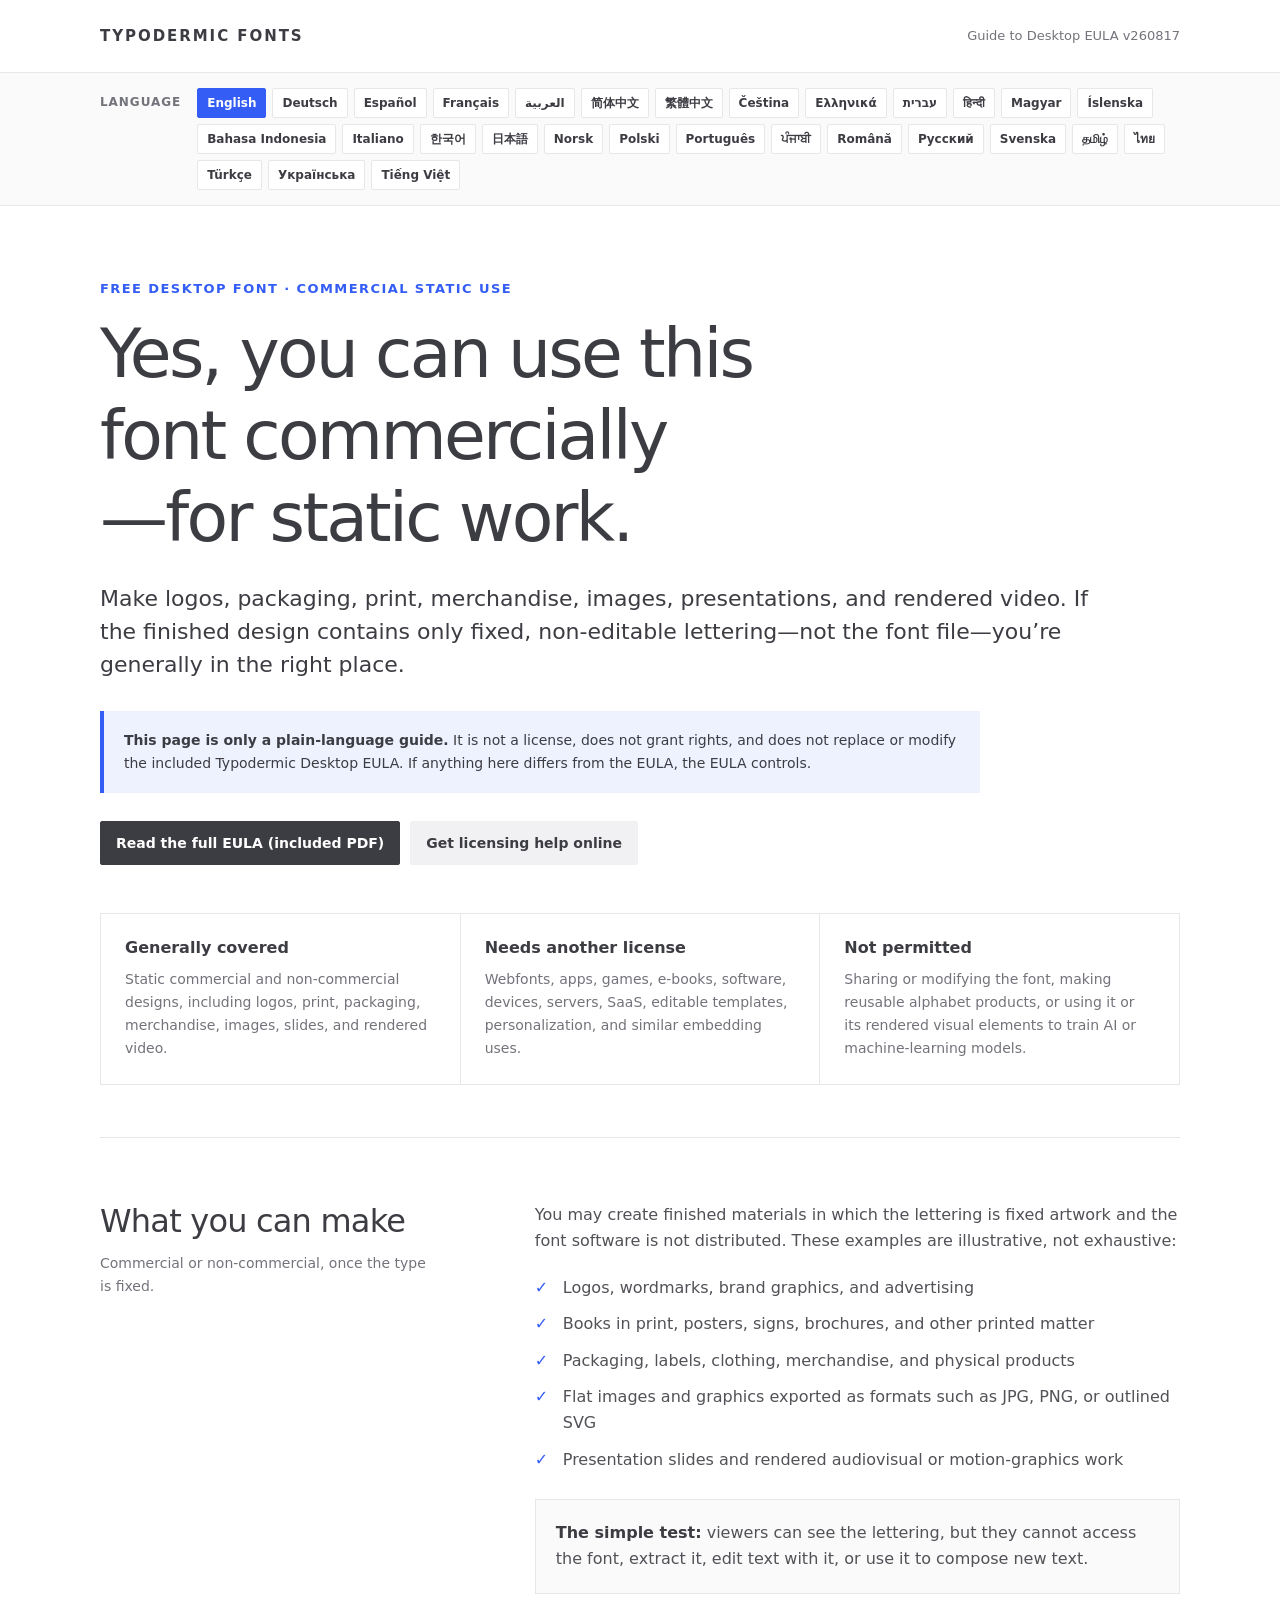
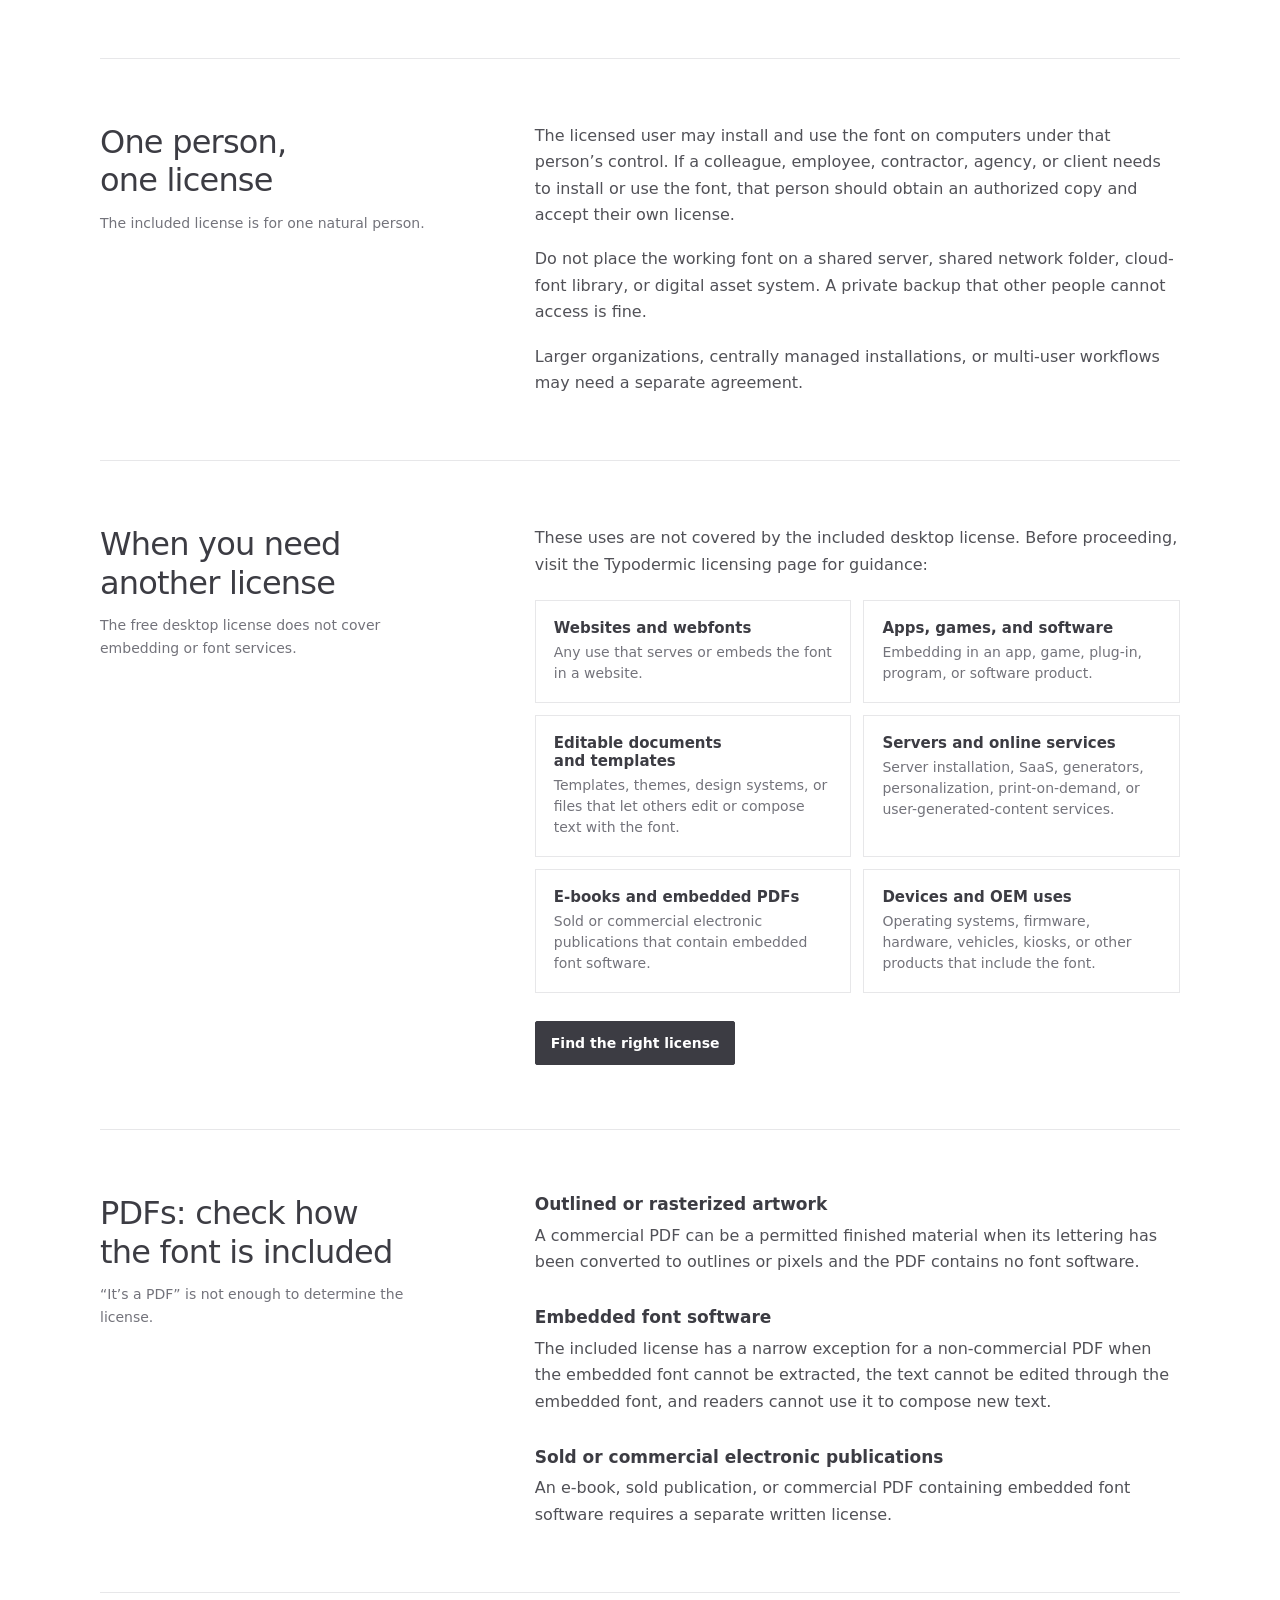
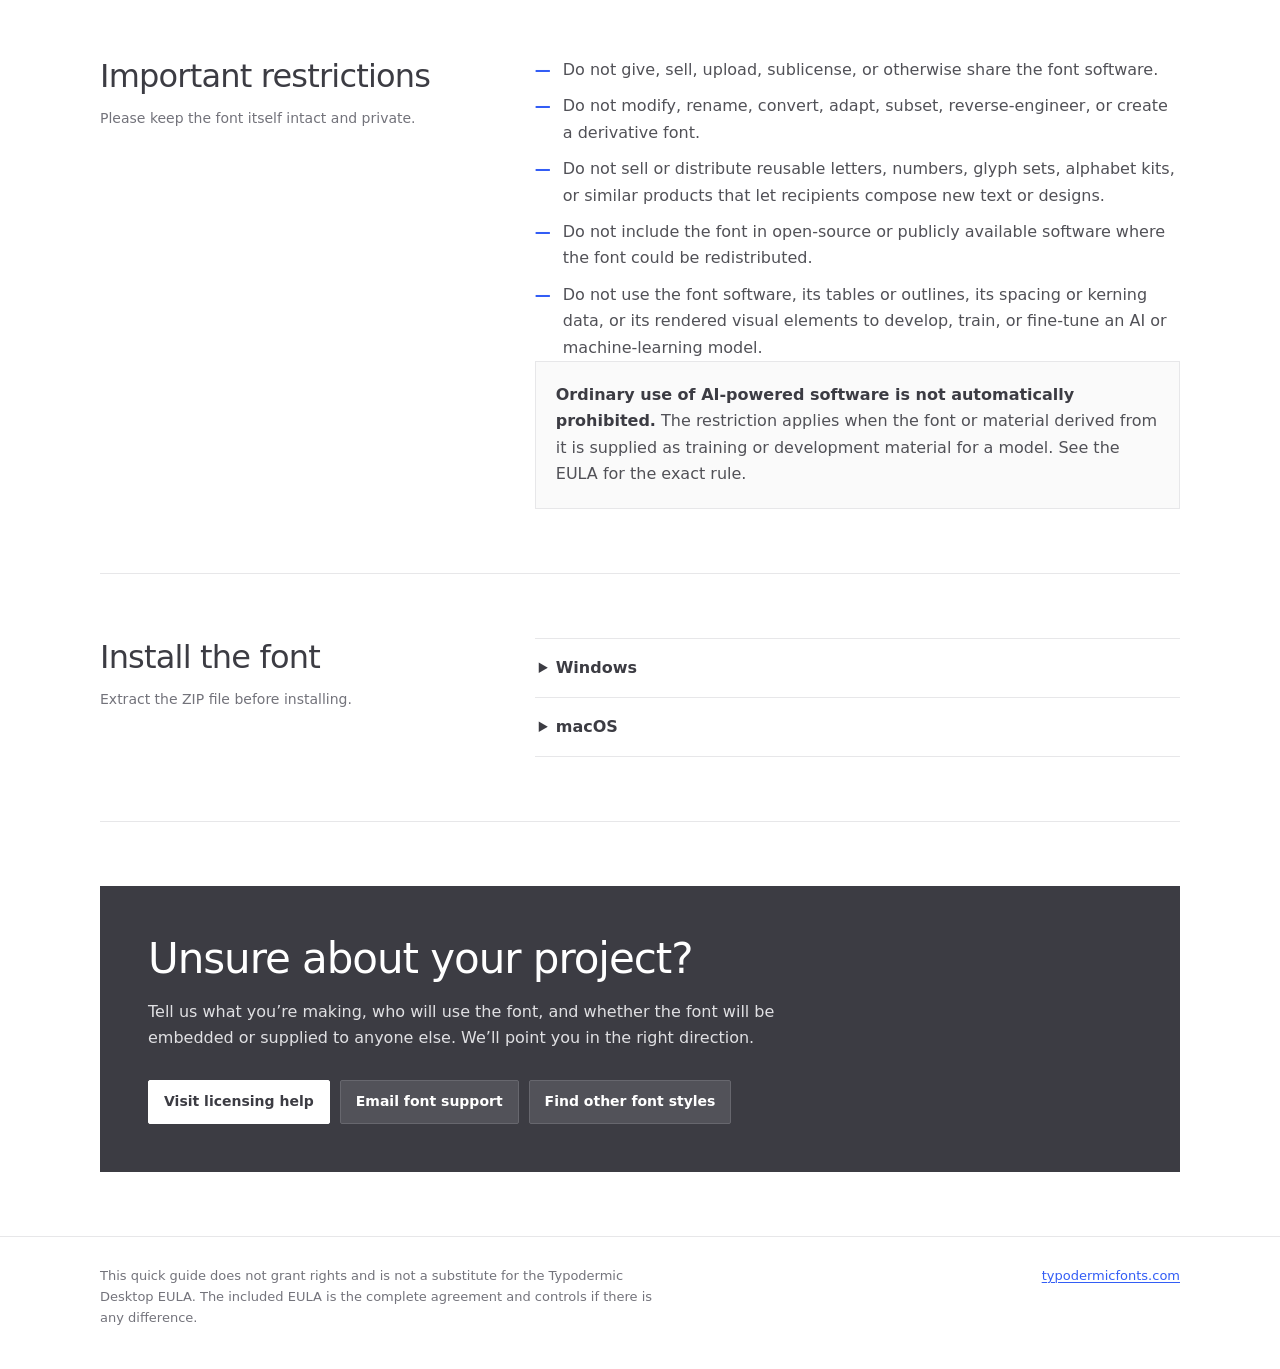
<file: read-this.html>
<!doctype html>
<html lang="en">
<head>
  <meta charset="utf-8">
  <meta name="viewport" content="width=device-width, initial-scale=1">
  <meta name="theme-color" content="#335df5">
  <title>Typodermic Fonts — Free Desktop Font Quick Guide</title>
  <style>
    :root {
      color-scheme: light;
      --blue: #335df5;
      --charcoal: #3c3c43;
      --text: #515157;
      --muted: #73737b;
      --control: #f1f1f3;
      --line: #e7e7e9;
      --white: #ffffff;
      --soft-blue: #eef2ff;
      --radius: 2px;
      --shell: min(calc(100% - 48px), 1080px);
      --reading: 72ch;
    }

    * {
      box-sizing: border-box;
    }

    html {
      scroll-behavior: smooth;
    }

    body {
      margin: 0;
      background: var(--white);
      color: var(--text);
      font-family: system-ui, -apple-system, BlinkMacSystemFont, "Segoe UI", Helvetica, Arial, sans-serif;
      font-size: 16px;
      line-height: 1.65;
      -webkit-font-smoothing: antialiased;
      text-rendering: optimizeLegibility;
    }

    a {
      color: var(--blue);
      text-decoration-thickness: 1px;
      text-underline-offset: 0.18em;
    }

    a:hover {
      text-decoration-thickness: 2px;
    }

    a:focus-visible,
    summary:focus-visible {
      outline: 2px solid var(--blue);
      outline-offset: 3px;
    }

    .site-header {
      border-bottom: 1px solid var(--line);
    }

    .header-inner,
    .language-inner,
    main,
    .footer-inner {
      width: var(--shell);
      margin-inline: auto;
    }

    .header-inner {
      min-height: 72px;
      display: flex;
      align-items: center;
      justify-content: space-between;
      gap: 24px;
    }

    .wordmark {
      color: var(--charcoal);
      font-size: 15px;
      font-weight: 800;
      letter-spacing: 0.13em;
      line-height: 1;
      text-decoration: none;
      white-space: nowrap;
    }

    .wordmark:hover {
      color: var(--blue);
      text-decoration: none;
    }

    .header-note {
      color: var(--muted);
      font-size: 13px;
      text-align: right;
    }

    .language-bar {
      border-bottom: 1px solid var(--line);
      background: #fafafa;
    }

    .language-inner {
      display: flex;
      align-items: flex-start;
      gap: 16px;
      padding: 15px 0;
    }

    .language-label {
      flex: 0 0 auto;
      margin: 5px 0 0;
      color: var(--muted);
      font-size: 12px;
      font-weight: 750;
      letter-spacing: 0.08em;
      text-transform: uppercase;
    }

    .language-buttons {
      display: flex;
      flex-wrap: wrap;
      gap: 6px;
    }

    .language-button {
      min-height: 30px;
      padding: 5px 9px;
      border: 1px solid var(--line);
      border-radius: var(--radius);
      background: var(--white);
      color: var(--charcoal);
      font: inherit;
      font-size: 12px;
      font-weight: 650;
      line-height: 1.2;
      cursor: pointer;
    }

    .language-button:hover,
    .language-button:focus-visible,
    .language-button[aria-pressed="true"] {
      border-color: var(--blue);
      background: var(--blue);
      color: var(--white);
    }

    .language-button:focus-visible {
      outline: 2px solid var(--blue);
      outline-offset: 2px;
    }

    .sr-only {
      position: absolute;
      width: 1px;
      height: 1px;
      padding: 0;
      margin: -1px;
      overflow: hidden;
      clip: rect(0, 0, 0, 0);
      white-space: nowrap;
      border: 0;
    }

    .hero {
      padding: 72px 0 52px;
      border-bottom: 1px solid var(--line);
    }

    .eyebrow {
      margin: 0 0 14px;
      color: var(--blue);
      font-size: 13px;
      font-weight: 750;
      letter-spacing: 0.11em;
      text-transform: uppercase;
    }

    h1,
    h2,
    h3 {
      color: var(--charcoal);
      line-height: 1.2;
      text-wrap: balance;
    }

    h1 {
      max-width: 820px;
      margin: 0;
      font-size: clamp(36px, 5.8vw, 68px);
      font-weight: 450;
      letter-spacing: -0.04em;
    }

    .intro {
      max-width: var(--reading);
      margin: 24px 0 0;
      color: var(--charcoal);
      font-size: clamp(18px, 2.2vw, 22px);
      line-height: 1.5;
    }

    .legal-notice {
      max-width: 880px;
      margin-top: 30px;
      padding: 18px 20px;
      background: var(--soft-blue);
      border-inline-start: 4px solid var(--blue);
      color: var(--charcoal);
      font-size: 14px;
    }

    .legal-notice strong {
      font-weight: 750;
    }

    .actions {
      display: flex;
      flex-wrap: wrap;
      gap: 10px;
      margin-top: 28px;
    }

    .button {
      display: inline-flex;
      min-height: 44px;
      align-items: center;
      justify-content: center;
      padding: 10px 15px;
      border: 1px solid var(--charcoal);
      border-radius: var(--radius);
      background: var(--charcoal);
      color: var(--white);
      font-size: 14px;
      font-weight: 700;
      line-height: 1.2;
      text-align: center;
      text-decoration: none;
    }

    .button.secondary {
      border-color: var(--control);
      background: var(--control);
      color: var(--charcoal);
    }

    .button:hover,
    .button:focus-visible {
      border-color: var(--blue);
      background: var(--blue);
      color: var(--white);
      text-decoration: none;
    }

    .summary-grid {
      display: grid;
      grid-template-columns: repeat(3, minmax(0, 1fr));
      gap: 1px;
      margin-top: 48px;
      background: var(--line);
      border: 1px solid var(--line);
    }

    .summary-card {
      min-width: 0;
      padding: 24px;
      background: var(--white);
    }

    .summary-card h2 {
      margin: 0 0 10px;
      font-size: 16px;
      font-weight: 750;
    }

    .summary-card p {
      margin: 0;
      color: var(--muted);
      font-size: 14px;
    }

    .section {
      display: grid;
      grid-template-columns: minmax(180px, 0.34fr) minmax(0, 0.66fr);
      gap: clamp(36px, 8vw, 110px);
      padding: 64px 0;
      border-bottom: 1px solid var(--line);
    }

    .section-heading h2 {
      margin: 0;
      font-size: clamp(23px, 3vw, 32px);
      font-weight: 500;
      letter-spacing: -0.025em;
    }

    .section-heading p {
      margin: 12px 0 0;
      color: var(--muted);
      font-size: 14px;
    }

    .section-body > :first-child {
      margin-top: 0;
    }

    .section-body > :last-child {
      margin-bottom: 0;
    }

    .section-body h3 {
      margin: 32px 0 8px;
      font-size: 17px;
      font-weight: 750;
    }

    .section-body p {
      max-width: var(--reading);
      margin: 0 0 18px;
    }

    .plain-list,
    .cross-list {
      display: grid;
      gap: 10px;
      max-width: var(--reading);
      margin: 20px 0 0;
      padding: 0;
      list-style: none;
    }

    .plain-list li,
    .cross-list li {
      position: relative;
      padding-inline-start: 28px;
    }

    .plain-list li::before,
    .cross-list li::before {
      position: absolute;
      inset-inline-start: 0;
      color: var(--blue);
      font-weight: 800;
    }

    .plain-list li::before {
      content: "✓";
    }

    .cross-list li::before {
      content: "—";
    }

    .callout {
      max-width: var(--reading);
      margin: 26px 0;
      padding: 20px;
      border: 1px solid var(--line);
      background: #fafafa;
    }

    .callout strong {
      color: var(--charcoal);
    }

    .license-grid {
      display: grid;
      grid-template-columns: repeat(2, minmax(0, 1fr));
      gap: 12px;
      margin-top: 22px;
    }

    .license-item {
      padding: 18px;
      border: 1px solid var(--line);
    }

    .license-item h3 {
      margin: 0 0 5px;
      font-size: 15px;
    }

    .license-item p {
      margin: 0;
      color: var(--muted);
      font-size: 14px;
      line-height: 1.5;
    }

    details {
      max-width: var(--reading);
      border-top: 1px solid var(--line);
    }

    details:last-of-type {
      border-bottom: 1px solid var(--line);
    }

    summary {
      padding: 16px 4px;
      color: var(--charcoal);
      cursor: pointer;
      font-weight: 700;
    }

    details p {
      margin: 0;
      padding: 0 4px 18px;
      font-size: 14px;
    }

    .help-panel {
      margin: 64px 0;
      padding: clamp(26px, 5vw, 48px);
      background: var(--charcoal);
      color: var(--white);
    }

    .help-panel h2 {
      margin: 0;
      color: var(--white);
      font-size: clamp(27px, 4vw, 42px);
      font-weight: 450;
      letter-spacing: -0.025em;
    }

    .help-panel p {
      max-width: 62ch;
      margin: 14px 0 0;
      color: #e0e0e3;
    }

    .help-panel .button {
      border-color: var(--white);
      background: var(--white);
      color: var(--charcoal);
    }

    .help-panel .button.secondary {
      border-color: #67676e;
      background: #525259;
      color: var(--white);
    }

    .help-panel .button:hover,
    .help-panel .button:focus-visible {
      border-color: var(--blue);
      background: var(--blue);
      color: var(--white);
    }

    .site-footer {
      border-top: 1px solid var(--line);
    }

    .footer-inner {
      display: flex;
      justify-content: space-between;
      gap: 32px;
      padding: 28px 0 40px;
      color: var(--muted);
      font-size: 13px;
    }

    .footer-inner p {
      max-width: 70ch;
      margin: 0;
    }

    .footer-inner a {
      white-space: nowrap;
    }

    @media (max-width: 760px) {
      :root {
        --shell: min(calc(100% - 32px), 1080px);
      }

      .header-inner {
        min-height: 64px;
      }

      .header-note {
        display: none;
      }

      .language-inner {
        flex-direction: column;
        gap: 9px;
      }

      .language-label {
        margin-top: 0;
      }

      .hero {
        padding: 48px 0 36px;
      }

      .summary-grid,
      .section,
      .license-grid {
        grid-template-columns: 1fr;
      }

      .section {
        gap: 24px;
        padding: 46px 0;
      }

      .summary-card {
        padding: 20px;
      }

      .footer-inner {
        flex-direction: column;
        gap: 14px;
      }
    }

    @media (prefers-reduced-motion: reduce) {
      html {
        scroll-behavior: auto;
      }
    }

    @media print {
      :root {
        --shell: 100%;
      }

      body {
        color: #000;
        font-size: 11pt;
      }

      .site-header,
      .actions,
      .help-panel,
      .footer-link {
        display: none;
      }

      .hero,
      .section {
        padding: 24px 0;
      }

      .summary-grid,
      .license-grid {
        break-inside: avoid;
      }

      a {
        color: inherit;
      }
    }
  </style>
</head>
<body>
  <header class="site-header">
    <div class="header-inner">
      <a class="wordmark" href="https://typodermicfonts.com/">TYPODERMIC FONTS</a>
      <div class="header-note" data-i18n="headerNote">Guide to Desktop EULA v260817</div>
    </div>
  </header>

  <nav class="language-bar" aria-label="Choose a language" dir="ltr">
    <div class="language-inner">
      <p class="language-label" data-i18n="languageLabel">Language</p>
      <div class="language-buttons">
        <button class="language-button" type="button" data-lang="en" aria-pressed="true">English</button>
        <button class="language-button" type="button" data-lang="de" aria-pressed="false">Deutsch</button>
        <button class="language-button" type="button" data-lang="es" aria-pressed="false">Español</button>
        <button class="language-button" type="button" data-lang="fr" aria-pressed="false">Français</button>
        <button class="language-button" type="button" data-lang="ar" aria-pressed="false">العربية</button>
        <button class="language-button" type="button" data-lang="zh-Hans" aria-pressed="false">简体中文</button>
        <button class="language-button" type="button" data-lang="zh-Hant" aria-pressed="false">繁體中文</button>
        <button class="language-button" type="button" data-lang="cs" aria-pressed="false">Čeština</button>
        <button class="language-button" type="button" data-lang="el" aria-pressed="false">Ελληνικά</button>
        <button class="language-button" type="button" data-lang="he" aria-pressed="false">עברית</button>
        <button class="language-button" type="button" data-lang="hi" aria-pressed="false">हिन्दी</button>
        <button class="language-button" type="button" data-lang="hu" aria-pressed="false">Magyar</button>
        <button class="language-button" type="button" data-lang="is" aria-pressed="false">Íslenska</button>
        <button class="language-button" type="button" data-lang="id" aria-pressed="false">Bahasa Indonesia</button>
        <button class="language-button" type="button" data-lang="it" aria-pressed="false">Italiano</button>
        <button class="language-button" type="button" data-lang="ko" aria-pressed="false">한국어</button>
        <button class="language-button" type="button" data-lang="ja" aria-pressed="false">日本語</button>
        <button class="language-button" type="button" data-lang="no" aria-pressed="false">Norsk</button>
        <button class="language-button" type="button" data-lang="pl" aria-pressed="false">Polski</button>
        <button class="language-button" type="button" data-lang="pt" aria-pressed="false">Português</button>
        <button class="language-button" type="button" data-lang="pa" aria-pressed="false">ਪੰਜਾਬੀ</button>
        <button class="language-button" type="button" data-lang="ro" aria-pressed="false">Română</button>
        <button class="language-button" type="button" data-lang="ru" aria-pressed="false">Русский</button>
        <button class="language-button" type="button" data-lang="sv" aria-pressed="false">Svenska</button>
        <button class="language-button" type="button" data-lang="ta" aria-pressed="false">தமிழ்</button>
        <button class="language-button" type="button" data-lang="th" aria-pressed="false">ไทย</button>
        <button class="language-button" type="button" data-lang="tr" aria-pressed="false">Türkçe</button>
        <button class="language-button" type="button" data-lang="uk" aria-pressed="false">Українська</button>
        <button class="language-button" type="button" data-lang="vi" aria-pressed="false">Tiếng Việt</button>
      </div>
      <span class="sr-only" id="language-status" aria-live="polite"></span>
    </div>
  </nav>

  <noscript><p class="legal-notice">Language switching requires JavaScript. The English guide remains available below.</p></noscript>

  <main id="guide-content">
    <section class="hero" aria-labelledby="page-title">
      <p class="eyebrow" data-i18n="eyebrow">Free desktop font · commercial static use</p>
      <h1 id="page-title" data-i18n="pageHeading">Yes, you can use this font commercially—for static work.</h1>
      <p class="intro" data-i18n="intro">Make logos, packaging, print, merchandise, images, presentations, and rendered video. If the finished design contains only fixed, non-editable lettering—not the font file—you’re generally in the right place.</p>

      <div class="legal-notice" role="note">
        <strong data-i18n="noticeLead">This page is only a plain-language guide.</strong> <span data-i18n="noticeText">It is not a license, does not grant rights, and does not replace or modify the included Typodermic Desktop EULA. If anything here differs from the EULA, the EULA controls.</span>
      </div>

      <div class="actions">
        <a class="button" href="Typodermic Desktop EULA 2026.pdf" data-i18n="eulaButton">Read the full EULA (included PDF)</a>
        <a class="button secondary" href="https://typodermicfonts.com/license/" data-i18n="helpOnlineButton">Get licensing help online</a>
      </div>

      <div class="summary-grid">
        <article class="summary-card">
          <h2 data-i18n="coveredTitle">Generally covered</h2>
          <p data-i18n="coveredText">Static commercial and non-commercial designs, including logos, print, packaging, merchandise, images, slides, and rendered video.</p>
        </article>
        <article class="summary-card">
          <h2 data-i18n="anotherTitle">Needs another license</h2>
          <p data-i18n="anotherText">Webfonts, apps, games, e-books, software, devices, servers, SaaS, editable templates, personalization, and similar embedding uses.</p>
        </article>
        <article class="summary-card">
          <h2 data-i18n="notPermittedTitle">Not permitted</h2>
          <p data-i18n="notPermittedText">Sharing or modifying the font, making reusable alphabet products, or using it or its rendered visual elements to train AI or machine-learning models.</p>
        </article>
      </div>
    </section>

    <section class="section" aria-labelledby="make-heading">
      <div class="section-heading">
        <h2 id="make-heading" data-i18n="makeHeading">What you can make</h2>
        <p data-i18n="makeSubheading">Commercial or non-commercial, once the type is fixed.</p>
      </div>
      <div class="section-body" data-i18n-html="makeBody">
        <p>You may create finished materials in which the lettering is fixed artwork and the font software is not distributed. These examples are illustrative, not exhaustive:</p>
        <ul class="plain-list">
          <li>Logos, wordmarks, brand graphics, and advertising</li>
          <li>Books in print, posters, signs, brochures, and other printed matter</li>
          <li>Packaging, labels, clothing, merchandise, and physical products</li>
          <li>Flat images and graphics exported as formats such as JPG, PNG, or outlined SVG</li>
          <li>Presentation slides and rendered audiovisual or motion-graphics work</li>
        </ul>
        <div class="callout">
          <strong>The simple test:</strong> viewers can see the lettering, but they cannot access the font, extract it, edit text with it, or use it to compose new text.
        </div>
      </div>
    </section>

    <section class="section" aria-labelledby="user-heading">
      <div class="section-heading">
        <h2 id="user-heading" data-i18n="userHeading">One person, one license</h2>
        <p data-i18n="userSubheading">The included license is for one natural person.</p>
      </div>
      <div class="section-body" data-i18n-html="userBody">
        <p>The licensed user may install and use the font on computers under that person’s control. If a colleague, employee, contractor, agency, or client needs to install or use the font, that person should obtain an authorized copy and accept their own license.</p>
        <p>Do not place the working font on a shared server, shared network folder, cloud-font library, or digital asset system. A private backup that other people cannot access is fine.</p>
        <p>Larger organizations, centrally managed installations, or multi-user workflows may need a separate agreement.</p>
      </div>
    </section>

    <section class="section" aria-labelledby="different-heading">
      <div class="section-heading">
        <h2 id="different-heading" data-i18n="differentHeading">When you need another license</h2>
        <p data-i18n="differentSubheading">The free desktop license does not cover embedding or font services.</p>
      </div>
      <div class="section-body" data-i18n-html="differentBody">
        <p>These uses are not covered by the included desktop license. Before proceeding, visit the Typodermic licensing page for guidance:</p>
        <div class="license-grid">
          <article class="license-item">
            <h3>Websites and webfonts</h3>
            <p>Any use that serves or embeds the font in a website.</p>
          </article>
          <article class="license-item">
            <h3>Apps, games, and software</h3>
            <p>Embedding in an app, game, plug-in, program, or software product.</p>
          </article>
          <article class="license-item">
            <h3>Editable documents and templates</h3>
            <p>Templates, themes, design systems, or files that let others edit or compose text with the font.</p>
          </article>
          <article class="license-item">
            <h3>Servers and online services</h3>
            <p>Server installation, SaaS, generators, personalization, print-on-demand, or user-generated-content services.</p>
          </article>
          <article class="license-item">
            <h3>E-books and embedded PDFs</h3>
            <p>Sold or commercial electronic publications that contain embedded font software.</p>
          </article>
          <article class="license-item">
            <h3>Devices and OEM uses</h3>
            <p>Operating systems, firmware, hardware, vehicles, kiosks, or other products that include the font.</p>
          </article>
        </div>
        <div class="actions">
          <a class="button" href="https://typodermicfonts.com/license/">Find the right license</a>
        </div>
      </div>
    </section>

    <section class="section" aria-labelledby="pdf-heading">
      <div class="section-heading">
        <h2 id="pdf-heading" data-i18n="pdfHeading">PDFs: check how the font is included</h2>
        <p data-i18n="pdfSubheading">“It’s a PDF” is not enough to determine the license.</p>
      </div>
      <div class="section-body" data-i18n-html="pdfBody">
        <h3>Outlined or rasterized artwork</h3>
        <p>A commercial PDF can be a permitted finished material when its lettering has been converted to outlines or pixels and the PDF contains no font software.</p>

        <h3>Embedded font software</h3>
        <p>The included license has a narrow exception for a non-commercial PDF when the embedded font cannot be extracted, the text cannot be edited through the embedded font, and readers cannot use it to compose new text.</p>

        <h3>Sold or commercial electronic publications</h3>
        <p>An e-book, sold publication, or commercial PDF containing embedded font software requires a separate written license.</p>
      </div>
    </section>

    <section class="section" aria-labelledby="limits-heading">
      <div class="section-heading">
        <h2 id="limits-heading" data-i18n="limitsHeading">Important restrictions</h2>
        <p data-i18n="limitsSubheading">Please keep the font itself intact and private.</p>
      </div>
      <div class="section-body" data-i18n-html="limitsBody">
        <ul class="cross-list">
          <li>Do not give, sell, upload, sublicense, or otherwise share the font software.</li>
          <li>Do not modify, rename, convert, adapt, subset, reverse-engineer, or create a derivative font.</li>
          <li>Do not sell or distribute reusable letters, numbers, glyph sets, alphabet kits, or similar products that let recipients compose new text or designs.</li>
          <li>Do not include the font in open-source or publicly available software where the font could be redistributed.</li>
          <li>Do not use the font software, its tables or outlines, its spacing or kerning data, or its rendered visual elements to develop, train, or fine-tune an AI or machine-learning model.</li>
        </ul>
        <p class="callout"><strong>Ordinary use of AI-powered software is not automatically prohibited.</strong> The restriction applies when the font or material derived from it is supplied as training or development material for a model. See the EULA for the exact rule.</p>
      </div>
    </section>

    <section class="section" aria-labelledby="install-heading">
      <div class="section-heading">
        <h2 id="install-heading" data-i18n="installHeading">Install the font</h2>
        <p data-i18n="installSubheading">Extract the ZIP file before installing.</p>
      </div>
      <div class="section-body" data-i18n-html="installBody">
        <details>
          <summary>Windows</summary>
          <p>Extract the ZIP file, select the font files, right-click, and choose <strong>Install</strong>. Depending on your version of Windows, you can also open a font file and select <strong>Install</strong>.</p>
        </details>
        <details>
          <summary>macOS</summary>
          <p>Extract the ZIP file, double-click a font file, and choose <strong>Install Font</strong> in Font Book.</p>
        </details>
      </div>
    </section>

    <section class="help-panel" aria-labelledby="help-heading">
      <h2 id="help-heading" data-i18n="helpHeading">Unsure about your project?</h2>
      <p data-i18n="helpText">Tell us what you’re making, who will use the font, and whether the font will be embedded or supplied to anyone else. We’ll point you in the right direction.</p>
      <div class="actions">
        <a class="button" href="https://typodermicfonts.com/license/" data-i18n="helpVisit">Visit licensing help</a>
        <a class="button secondary" href="mailto:fontsupport@typodermicfonts.com" data-i18n="helpEmail">Email font support</a>
        <a class="button secondary" href="https://typodermicfonts.com/search/" data-i18n="helpStyles">Find other font styles</a>
      </div>
    </section>
  </main>

  <footer class="site-footer">
    <div class="footer-inner">
      <p data-i18n="footerText">This quick guide does not grant rights and is not a substitute for the Typodermic Desktop EULA. The included EULA is the complete agreement and controls if there is any difference.</p>
      <a class="footer-link" href="https://typodermicfonts.com/">typodermicfonts.com</a>
    </div>
  </footer>
  <script>
    (() => {
      "use strict";

      const escapeHtml = (value) => String(value).replace(/[&<>"']/g, (character) => ({
        "&": "&amp;",
        "<": "&lt;",
        ">": "&gt;",
        "\"": "&quot;",
        "'": "&#039;"
      })[character]);

      function makeBody(introduction, items, calloutLead, calloutText) {
        return `<p>${escapeHtml(introduction)}</p><ul class="plain-list">${items.map((item) => `<li>${escapeHtml(item)}</li>`).join("")}</ul><div class="callout"><strong>${escapeHtml(calloutLead)}</strong> ${escapeHtml(calloutText)}</div>`;
      }

      function userBody(paragraphs) {
        return paragraphs.map((paragraph) => `<p>${escapeHtml(paragraph)}</p>`).join("");
      }

      function differentBody(introduction, items, buttonText) {
        return `<p>${escapeHtml(introduction)}</p><div class="license-grid">${items.map(([heading, text]) => `<article class="license-item"><h3>${escapeHtml(heading)}</h3><p>${escapeHtml(text)}</p></article>`).join("")}</div><div class="actions"><a class="button" href="https://typodermicfonts.com/license/">${escapeHtml(buttonText)}</a></div>`;
      }

      function pdfBody(items) {
        return items.map(([heading, text]) => `<h3>${escapeHtml(heading)}</h3><p>${escapeHtml(text)}</p>`).join("");
      }

      function limitsBody(items, calloutLead, calloutText) {
        return `<ul class="cross-list">${items.map((item) => `<li>${escapeHtml(item)}</li>`).join("")}</ul><p class="callout"><strong>${escapeHtml(calloutLead)}</strong> ${escapeHtml(calloutText)}</p>`;
      }

      function installBody(windowsLabel, windowsText, macLabel, macText) {
        return `<details><summary>${escapeHtml(windowsLabel)}</summary><p>${escapeHtml(windowsText)}</p></details><details><summary>${escapeHtml(macLabel)}</summary><p>${escapeHtml(macText)}</p></details>`;
      }

      const translations = {
        de: {
          pageTitle: "Typodermic Fonts — Kurzübersicht zur kostenlosen Desktop-Schrift",
          headerNote: "Leitfaden zur Desktop-EULA v260817",
          languageLabel: "Sprache",
          eyebrow: "Kostenlose Desktop-Schrift · kommerzielle statische Nutzung",
          pageHeading: "Ja, Sie dürfen diese Schrift kommerziell verwenden — für statische Arbeiten.",
          intro: "Erstellen Sie Logos, Verpackungen, Drucksachen, Merchandising-Artikel, Bilder, Präsentationen und gerenderte Videos. Wenn der fertige Entwurf nur feste, nicht bearbeitbare Schriftzüge enthält — und nicht die Schriftdatei — liegen Sie im Allgemeinen richtig.",
          noticeLead: "Diese Seite ist nur ein Leitfaden in verständlicher Sprache.",
          noticeText: "Sie ist keine Lizenz, gewährt keine Rechte und ersetzt oder ändert die beigefügte Typodermic Desktop-EULA nicht. Bei Abweichungen gilt die EULA.",
          eulaButton: "Vollständige EULA lesen (beigefügte PDF)",
          helpOnlineButton: "Online-Hilfe zur Lizenzierung",
          coveredTitle: "Im Allgemeinen abgedeckt",
          coveredText: "Statische kommerzielle und nicht kommerzielle Entwürfe, darunter Logos, Drucksachen, Verpackungen, Waren, Bilder, Folien und gerenderte Videos.",
          anotherTitle: "Andere Lizenz erforderlich",
          anotherText: "Webfonts, Apps, Spiele, E-Books, Software, Geräte, Server, SaaS, bearbeitbare Vorlagen, Personalisierung und ähnliche Einbettungen.",
          notPermittedTitle: "Nicht gestattet",
          notPermittedText: "Die Schrift weiterzugeben oder zu verändern, wiederverwendbare Alphabetprodukte herzustellen oder sie beziehungsweise daraus gerenderte visuelle Elemente zum Trainieren von KI- oder Machine-Learning-Modellen zu verwenden.",
          makeHeading: "Was Sie erstellen dürfen",
          makeSubheading: "Kommerziell oder nicht kommerziell, sobald die Schrift fest eingebunden ist.",
          makeBody: makeBody("Sie dürfen fertige Materialien erstellen, in denen die Schrift als festes Artwork vorliegt und die Schriftsoftware nicht verbreitet wird. Die folgenden Beispiele sind nicht abschließend:", ["Logos, Wortmarken, Markengrafiken und Werbung", "Gedruckte Bücher, Poster, Schilder, Broschüren und andere Drucksachen", "Verpackungen, Etiketten, Kleidung, Merchandising-Artikel und physische Produkte", "Flache Bilder und Grafiken, exportiert etwa als JPG, PNG oder in Pfade umgewandelte SVG", "Präsentationsfolien und gerenderte audiovisuelle oder Motion-Graphics-Arbeiten"], "Der einfache Test:", "Betrachter können die Schrift sehen, aber weder auf die Schrift zugreifen oder sie extrahieren noch Text damit bearbeiten oder neu setzen."),
          userHeading: "Eine Person, eine Lizenz",
          userSubheading: "Die beigefügte Lizenz gilt für eine natürliche Person.",
          userBody: userBody(["Der lizenzierte Benutzer darf die Schrift auf Computern installieren und verwenden, die seiner Kontrolle unterliegen. Muss ein Kollege, Mitarbeiter, Auftragnehmer, eine Agentur oder ein Kunde die Schrift installieren oder verwenden, sollte diese Person eine autorisierte Kopie beziehen und eine eigene Lizenz annehmen.", "Legen Sie die verwendbare Schrift nicht auf einem gemeinsam genutzten Server, in einem Netzwerkordner, einer Cloud-Schriftbibliothek oder einem Digital-Asset-System ab. Eine private Sicherungskopie, auf die andere Personen nicht zugreifen können, ist zulässig.", "Größere Unternehmen, zentral verwaltete Installationen oder Arbeitsabläufe mit mehreren Benutzern können eine gesonderte Vereinbarung erfordern."]),
          differentHeading: "Wann Sie eine andere Lizenz benötigen",
          differentSubheading: "Die kostenlose Desktop-Lizenz deckt Einbettungen und Schriftdienste nicht ab.",
          differentBody: differentBody("Diese Nutzungen sind von der beigefügten Desktop-Lizenz nicht abgedeckt. Besuchen Sie vorab die Typodermic-Lizenzierungsseite:", [["Websites und Webfonts", "Jede Nutzung, bei der die Schrift über eine Website bereitgestellt oder darin eingebettet wird."], ["Apps, Spiele und Software", "Einbettung in eine App, ein Spiel, Plug-in, Programm oder Softwareprodukt."], ["Bearbeitbare Dokumente und Vorlagen", "Vorlagen, Designs, Gestaltungssysteme oder Dateien, mit denen andere Text in der Schrift bearbeiten oder setzen können."], ["Server und Onlinedienste", "Serverinstallation, SaaS, Generatoren, Personalisierung, Print-on-Demand oder Dienste für nutzergenerierte Inhalte."], ["E-Books und eingebettete PDFs", "Verkaufte oder kommerzielle elektronische Publikationen, die eingebettete Schriftsoftware enthalten."], ["Geräte und OEM-Nutzungen", "Betriebssysteme, Firmware, Hardware, Fahrzeuge, Kioske oder andere Produkte, die die Schrift enthalten."]], "Die passende Lizenz finden"),
          pdfHeading: "PDFs: Prüfen Sie, wie die Schrift enthalten ist",
          pdfSubheading: "„Es ist eine PDF“ reicht zur Bestimmung der Lizenz nicht aus.",
          pdfBody: pdfBody([["In Pfade umgewandeltes oder gerastertes Artwork", "Eine kommerzielle PDF kann ein zulässiges fertiges Material sein, wenn die Schriftzüge in Pfade oder Pixel umgewandelt wurden und die PDF keine Schriftsoftware enthält."], ["Eingebettete Schriftsoftware", "Die beigefügte Lizenz enthält eine enge Ausnahme für eine nicht kommerzielle PDF, wenn die eingebettete Schrift nicht extrahiert werden kann, der Text damit nicht bearbeitet werden kann und Leser sie nicht zum Setzen neuen Textes verwenden können."], ["Verkaufte oder kommerzielle elektronische Publikationen", "Ein E-Book, eine verkaufte Publikation oder eine kommerzielle PDF mit eingebetteter Schriftsoftware erfordert eine gesonderte schriftliche Lizenz."]]),
          limitsHeading: "Wichtige Einschränkungen",
          limitsSubheading: "Bitte halten Sie die Schrift selbst unverändert und privat.",
          limitsBody: limitsBody(["Geben, verkaufen, veröffentlichen, unterlizenzieren oder teilen Sie die Schriftsoftware nicht und laden Sie sie nicht hoch.", "Verändern, benennen, konvertieren, bearbeiten, reduzieren oder rekonstruieren Sie die Schrift nicht und erstellen Sie keine abgeleitete Schrift.", "Verkaufen oder verbreiten Sie keine wiederverwendbaren Buchstaben, Zahlen, Glyphensätze, Alphabet-Bausätze oder ähnliche Produkte, mit denen Empfänger neue Texte oder Designs zusammensetzen können.", "Nehmen Sie die Schrift nicht in Open-Source- oder öffentlich verfügbare Software auf, wenn sie dadurch weiterverbreitet werden könnte.", "Verwenden Sie weder die Schriftsoftware, ihre Tabellen oder Konturen, ihre Abstands- oder Kerningdaten noch daraus gerenderte visuelle Elemente zur Entwicklung, zum Training oder zur Feinabstimmung eines KI- oder Machine-Learning-Modells."], "Die gewöhnliche Verwendung von Software mit KI-Funktionen ist nicht automatisch verboten.", "Die Einschränkung greift, wenn die Schrift oder daraus abgeleitetes Material einem Modell als Trainings- oder Entwicklungsmaterial zugeführt wird. Die genaue Regel steht in der EULA."),
          installHeading: "Schrift installieren",
          installSubheading: "Entpacken Sie vor der Installation die ZIP-Datei.",
          installBody: installBody("Windows", "Entpacken Sie die ZIP-Datei, wählen Sie die Schriftdateien aus, klicken Sie mit der rechten Maustaste und wählen Sie „Installieren“. Je nach Windows-Version können Sie auch eine Schriftdatei öffnen und „Installieren“ wählen.", "macOS", "Entpacken Sie die ZIP-Datei, doppelklicken Sie auf eine Schriftdatei und wählen Sie in der Schriftsammlung „Schrift installieren“."),
          helpHeading: "Unsicher bei Ihrem Projekt?",
          helpText: "Sagen Sie uns, was Sie erstellen, wer die Schrift verwenden wird und ob sie eingebettet oder an andere weitergegeben werden soll. Wir weisen Ihnen den richtigen Weg.",
          helpVisit: "Lizenzierungshilfe besuchen",
          helpEmail: "Schrift-Support kontaktieren",
          helpStyles: "Weitere Schriftschnitte finden",
          footerText: "Dieser Kurzleitfaden gewährt keine Rechte und ersetzt die Typodermic Desktop-EULA nicht. Die beigefügte EULA ist die vollständige Vereinbarung und gilt bei Abweichungen."
        },
        es: {
          pageTitle: "Typodermic Fonts — Guía rápida de la fuente de escritorio gratuita",
          headerNote: "Guía de la EULA de escritorio v260817",
          languageLabel: "Idioma",
          eyebrow: "Fuente de escritorio gratuita · uso comercial estático",
          pageHeading: "Sí, puede usar esta fuente comercialmente, para trabajos estáticos.",
          intro: "Cree logotipos, envases, impresos, artículos promocionales, imágenes, presentaciones y vídeo renderizado. Si el diseño final solo contiene letras fijas y no editables —no el archivo de fuente—, en general está dentro de lo permitido.",
          noticeLead: "Esta página es solo una guía en lenguaje sencillo.",
          noticeText: "No es una licencia, no concede derechos y no sustituye ni modifica la EULA de escritorio de Typodermic incluida. Si existe alguna diferencia, prevalece la EULA.",
          eulaButton: "Leer la EULA completa (PDF incluido)",
          helpOnlineButton: "Obtener ayuda sobre licencias",
          coveredTitle: "Generalmente permitido",
          coveredText: "Diseños estáticos comerciales y no comerciales, incluidos logotipos, impresos, envases, productos, imágenes, diapositivas y vídeo renderizado.",
          anotherTitle: "Requiere otra licencia",
          anotherText: "Fuentes web, aplicaciones, juegos, libros electrónicos, software, dispositivos, servidores, SaaS, plantillas editables, personalización y usos similares con incrustación.",
          notPermittedTitle: "No permitido",
          notPermittedText: "Compartir o modificar la fuente, crear productos de alfabetos reutilizables o usarla, o usar elementos visuales renderizados con ella, para entrenar modelos de IA o aprendizaje automático.",
          makeHeading: "Qué puede crear",
          makeSubheading: "Con fines comerciales o no comerciales, una vez fijadas las letras.",
          makeBody: makeBody("Puede crear materiales terminados en los que las letras sean ilustraciones fijas y no se distribuya el software de fuente. Estos ejemplos son ilustrativos y no exhaustivos:", ["Logotipos, marcas denominativas, gráficos de marca y publicidad", "Libros impresos, carteles, letreros, folletos y otros materiales impresos", "Envases, etiquetas, ropa, artículos promocionales y productos físicos", "Imágenes y gráficos planos exportados como JPG, PNG o SVG con contornos", "Diapositivas de presentaciones y trabajos audiovisuales o de gráficos en movimiento ya renderizados"], "La prueba sencilla:", "los espectadores pueden ver las letras, pero no pueden acceder a la fuente, extraerla, editar texto con ella ni usarla para componer texto nuevo."),
          userHeading: "Una persona, una licencia",
          userSubheading: "La licencia incluida corresponde a una persona física.",
          userBody: userBody(["El usuario autorizado puede instalar y usar la fuente en ordenadores bajo su control. Si un compañero, empleado, contratista, agencia o cliente necesita instalar o usar la fuente, esa persona debe obtener una copia autorizada y aceptar su propia licencia.", "No coloque la fuente utilizable en un servidor compartido, una carpeta de red compartida, una biblioteca de fuentes en la nube ni un sistema de gestión de activos digitales. Se permite una copia de seguridad privada a la que nadie más pueda acceder.", "Las organizaciones grandes, las instalaciones administradas centralmente o los flujos de trabajo con varios usuarios pueden necesitar un acuerdo independiente."]),
          differentHeading: "Cuándo necesita otra licencia",
          differentSubheading: "La licencia de escritorio gratuita no cubre la incrustación ni los servicios de fuentes.",
          differentBody: differentBody("Estos usos no están cubiertos por la licencia de escritorio incluida. Antes de continuar, visite la página de licencias de Typodermic:", [["Sitios web y fuentes web", "Cualquier uso que sirva o incruste la fuente en un sitio web."], ["Aplicaciones, juegos y software", "Incrustación en una aplicación, juego, complemento, programa o producto de software."], ["Documentos y plantillas editables", "Plantillas, temas, sistemas de diseño o archivos que permitan a otras personas editar o componer texto con la fuente."], ["Servidores y servicios en línea", "Instalación en servidores, SaaS, generadores, personalización, impresión bajo demanda o servicios de contenido generado por usuarios."], ["Libros electrónicos y PDF incrustados", "Publicaciones electrónicas vendidas o comerciales que contienen software de fuente incrustado."], ["Dispositivos y usos OEM", "Sistemas operativos, firmware, hardware, vehículos, quioscos u otros productos que incluyen la fuente."]], "Encontrar la licencia adecuada"),
          pdfHeading: "PDF: compruebe cómo se incluye la fuente",
          pdfSubheading: "Decir «es un PDF» no basta para determinar la licencia.",
          pdfBody: pdfBody([["Letras convertidas a contornos o rasterizadas", "Un PDF comercial puede ser un material terminado permitido si las letras se han convertido en contornos o píxeles y el PDF no contiene software de fuente."], ["Software de fuente incrustado", "La licencia incluida contiene una excepción limitada para un PDF no comercial si la fuente incrustada no puede extraerse, el texto no puede editarse mediante ella y los lectores no pueden usarla para componer texto nuevo."], ["Publicaciones electrónicas vendidas o comerciales", "Un libro electrónico, una publicación vendida o un PDF comercial que contenga software de fuente incrustado requiere una licencia escrita independiente."]]),
          limitsHeading: "Restricciones importantes",
          limitsSubheading: "Mantenga la fuente intacta y privada.",
          limitsBody: limitsBody(["No entregue, venda, cargue, sublicencie ni comparta de ninguna otra forma el software de fuente.", "No modifique, cambie el nombre, convierta, adapte, reduzca, aplique ingeniería inversa ni cree una fuente derivada.", "No venda ni distribuya letras, números, conjuntos de glifos, kits de alfabetos u otros productos reutilizables que permitan a los destinatarios componer texto o diseños nuevos.", "No incluya la fuente en software de código abierto o disponible públicamente cuando pueda redistribuirse.", "No use el software de fuente, sus tablas o contornos, sus datos de espaciado o kerning, ni los elementos visuales renderizados con ella, para desarrollar, entrenar o ajustar un modelo de IA o aprendizaje automático."], "El uso normal de software con funciones de IA no está prohibido automáticamente.", "La restricción se aplica cuando la fuente o material derivado de ella se proporciona a un modelo como material de entrenamiento o desarrollo. Consulte la EULA para conocer la regla exacta."),
          installHeading: "Instalar la fuente",
          installSubheading: "Extraiga el archivo ZIP antes de instalar.",
          installBody: installBody("Windows", "Extraiga el archivo ZIP, seleccione los archivos de fuente, haga clic con el botón derecho y elija «Instalar». Según su versión de Windows, también puede abrir un archivo de fuente y seleccionar «Instalar».", "macOS", "Extraiga el archivo ZIP, haga doble clic en un archivo de fuente y elija «Instalar tipo de letra» en Catálogo Tipográfico."),
          helpHeading: "¿Tiene dudas sobre su proyecto?",
          helpText: "Díganos qué está creando, quién usará la fuente y si se incrustará o se facilitará a otra persona. Le indicaremos el camino correcto.",
          helpVisit: "Visitar la ayuda sobre licencias",
          helpEmail: "Escribir al soporte de fuentes",
          helpStyles: "Buscar otros estilos de fuente",
          footerText: "Esta guía rápida no concede derechos ni sustituye la EULA de escritorio de Typodermic. La EULA incluida constituye el acuerdo completo y prevalece si existe alguna diferencia."
        },
        fr: {
          pageTitle: "Typodermic Fonts — Guide rapide de la police de bureau gratuite",
          headerNote: "Guide du CLUF de bureau v260817",
          languageLabel: "Langue",
          eyebrow: "Police de bureau gratuite · usage commercial statique",
          pageHeading: "Oui, vous pouvez utiliser cette police à des fins commerciales — pour des créations statiques.",
          intro: "Créez des logos, emballages, imprimés, produits dérivés, images, présentations et vidéos rendues. Si la création finale contient uniquement du lettrage fixe et non modifiable — et non le fichier de police —, votre usage est généralement approprié.",
          noticeLead: "Cette page est uniquement un guide en langage clair.",
          noticeText: "Elle ne constitue pas une licence, n’accorde aucun droit et ne remplace ni ne modifie le CLUF de bureau Typodermic inclus. En cas de différence, le CLUF prévaut.",
          eulaButton: "Lire le CLUF complet (PDF inclus)",
          helpOnlineButton: "Obtenir de l’aide sur les licences",
          coveredTitle: "Généralement couvert",
          coveredText: "Créations statiques commerciales et non commerciales, notamment logos, imprimés, emballages, marchandises, images, diapositives et vidéos rendues.",
          anotherTitle: "Autre licence nécessaire",
          anotherText: "Polices web, applications, jeux, livres numériques, logiciels, appareils, serveurs, SaaS, modèles modifiables, personnalisation et intégrations similaires.",
          notPermittedTitle: "Non autorisé",
          notPermittedText: "Partager ou modifier la police, créer des produits alphabétiques réutilisables, ou utiliser la police ou des éléments visuels rendus avec celle-ci pour entraîner des modèles d’IA ou d’apprentissage automatique.",
          makeHeading: "Ce que vous pouvez créer",
          makeSubheading: "À des fins commerciales ou non commerciales, une fois le lettrage fixé.",
          makeBody: makeBody("Vous pouvez créer des documents finis dans lesquels le lettrage est une illustration fixe et où le logiciel de police n’est pas distribué. Ces exemples sont donnés à titre indicatif et ne sont pas exhaustifs :", ["Logos, marques verbales, visuels de marque et publicité", "Livres imprimés, affiches, panneaux, brochures et autres imprimés", "Emballages, étiquettes, vêtements, produits dérivés et produits physiques", "Images et graphismes aplatis exportés en JPG, PNG ou SVG vectorisé", "Diapositives de présentation et créations audiovisuelles ou animées rendues"], "Le test simple :", "le public peut voir le lettrage, mais ne peut ni accéder à la police, ni l’extraire, ni modifier du texte avec celle-ci, ni l’utiliser pour composer un nouveau texte."),
          userHeading: "Une personne, une licence",
          userSubheading: "La licence incluse est destinée à une personne physique.",
          userBody: userBody(["L’utilisateur autorisé peut installer et utiliser la police sur les ordinateurs qu’il contrôle. Si un collègue, salarié, prestataire, une agence ou un client doit installer ou utiliser la police, cette personne doit obtenir une copie autorisée et accepter sa propre licence.", "Ne placez pas la police utilisable sur un serveur partagé, un dossier réseau partagé, une bibliothèque de polices dans le cloud ou un système de gestion d’actifs numériques. Une sauvegarde privée inaccessible aux autres est autorisée.", "Les grandes organisations, les installations gérées de façon centralisée ou les flux de travail multiutilisateurs peuvent nécessiter un accord distinct."]),
          differentHeading: "Quand une autre licence est nécessaire",
          differentSubheading: "La licence de bureau gratuite ne couvre pas l’intégration ni les services de polices.",
          differentBody: differentBody("Ces utilisations ne sont pas couvertes par la licence de bureau incluse. Avant de continuer, consultez la page des licences Typodermic :", [["Sites web et polices web", "Toute utilisation qui diffuse ou intègre la police dans un site web."], ["Applications, jeux et logiciels", "Intégration dans une application, un jeu, un module, un programme ou un produit logiciel."], ["Documents et modèles modifiables", "Modèles, thèmes, systèmes de conception ou fichiers permettant à d’autres de modifier ou composer du texte avec la police."], ["Serveurs et services en ligne", "Installation sur serveur, SaaS, générateurs, personnalisation, impression à la demande ou services de contenu créé par les utilisateurs."], ["Livres numériques et PDF avec police intégrée", "Publications électroniques vendues ou commerciales contenant le logiciel de police intégré."], ["Appareils et usages OEM", "Systèmes d’exploitation, micrologiciels, matériel, véhicules, bornes ou autres produits comprenant la police."]], "Trouver la licence adaptée"),
          pdfHeading: "PDF : vérifiez comment la police est incluse",
          pdfSubheading: "Le fait qu’il s’agisse d’un PDF ne suffit pas à déterminer la licence.",
          pdfBody: pdfBody([["Lettrage vectorisé ou pixellisé", "Un PDF commercial peut constituer un document fini autorisé si le lettrage a été converti en tracés ou en pixels et si le PDF ne contient aucun logiciel de police."], ["Logiciel de police intégré", "La licence incluse prévoit une exception limitée pour un PDF non commercial si la police intégrée ne peut pas être extraite, si le texte ne peut pas être modifié au moyen de celle-ci et si le lecteur ne peut pas l’utiliser pour composer un nouveau texte."], ["Publications électroniques vendues ou commerciales", "Un livre numérique, une publication vendue ou un PDF commercial contenant le logiciel de police intégré nécessite une licence écrite distincte."]]),
          limitsHeading: "Restrictions importantes",
          limitsSubheading: "Conservez la police elle-même intacte et privée.",
          limitsBody: limitsBody(["Ne donnez, vendez, téléversez, concédez en sous-licence ou partagez d’aucune autre manière le logiciel de police.", "Ne modifiez, renommez, convertissez, adaptez, réduisez, rétroconcevez ou dérivez pas la police.", "Ne vendez ni ne distribuez de lettres, chiffres, jeux de glyphes, kits alphabétiques ou produits similaires réutilisables permettant au destinataire de composer de nouveaux textes ou motifs.", "N’incluez pas la police dans un logiciel libre ou accessible au public lorsqu’elle pourrait ainsi être redistribuée.", "N’utilisez pas le logiciel de police, ses tables ou contours, ses données d’espacement ou de crénage, ni les éléments visuels rendus avec celui-ci pour développer, entraîner ou affiner un modèle d’IA ou d’apprentissage automatique."], "L’utilisation ordinaire d’un logiciel doté de fonctions d’IA n’est pas automatiquement interdite.", "La restriction s’applique lorsque la police ou un matériel qui en est dérivé est fourni à un modèle comme matériel d’entraînement ou de développement. Consultez le CLUF pour la règle exacte."),
          installHeading: "Installer la police",
          installSubheading: "Décompressez le fichier ZIP avant l’installation.",
          installBody: installBody("Windows", "Décompressez le fichier ZIP, sélectionnez les fichiers de police, faites un clic droit et choisissez « Installer ». Selon votre version de Windows, vous pouvez également ouvrir un fichier de police et sélectionner « Installer ».", "macOS", "Décompressez le fichier ZIP, double-cliquez sur un fichier de police, puis choisissez « Installer la police » dans Livre des polices."),
          helpHeading: "Un doute sur votre projet ?",
          helpText: "Indiquez-nous ce que vous créez, qui utilisera la police et si celle-ci sera intégrée ou fournie à quelqu’un d’autre. Nous vous orienterons.",
          helpVisit: "Consulter l’aide sur les licences",
          helpEmail: "Écrire au service d’assistance",
          helpStyles: "Trouver d’autres styles de police",
          footerText: "Ce guide rapide n’accorde aucun droit et ne remplace pas le CLUF de bureau Typodermic. Le CLUF inclus constitue l’intégralité de l’accord et prévaut en cas de différence."
        },
        it: {
          pageTitle: "Typodermic Fonts — Guida rapida al font desktop gratuito",
          headerNote: "Guida all’EULA desktop v260817",
          languageLabel: "Lingua",
          eyebrow: "Font desktop gratuito · uso commerciale statico",
          pageHeading: "Sì, puoi usare questo font a fini commerciali, per lavori statici.",
          intro: "Crea loghi, confezioni, stampati, articoli promozionali, immagini, presentazioni e video renderizzati. Se il progetto finito contiene solo scritte fisse e non modificabili, e non il file del font, in genere l’uso è corretto.",
          noticeLead: "Questa pagina è soltanto una guida in linguaggio semplice.",
          noticeText: "Non è una licenza, non concede diritti e non sostituisce né modifica l’EULA desktop Typodermic inclusa. In caso di differenze, prevale l’EULA.",
          eulaButton: "Leggi l’EULA completa (PDF incluso)",
          helpOnlineButton: "Assistenza online sulle licenze",
          coveredTitle: "Generalmente coperto",
          coveredText: "Progetti statici commerciali e non commerciali, tra cui loghi, stampati, confezioni, prodotti, immagini, diapositive e video renderizzati.",
          anotherTitle: "Serve un’altra licenza",
          anotherText: "Webfont, app, giochi, e-book, software, dispositivi, server, SaaS, modelli modificabili, personalizzazione e usi di incorporamento simili.",
          notPermittedTitle: "Non consentito",
          notPermittedText: "Condividere o modificare il font, creare prodotti alfabetici riutilizzabili oppure usare il font o i suoi elementi visivi renderizzati per addestrare modelli di IA o apprendimento automatico.",
          makeHeading: "Cosa puoi creare",
          makeSubheading: "Per uso commerciale o non commerciale, una volta fissate le scritte.",
          makeBody: makeBody("Puoi creare materiali finiti in cui le scritte sono elementi grafici fissi e il software del font non viene distribuito. Questi esempi sono illustrativi e non esaustivi:", ["Loghi, marchi denominativi, grafica di marca e pubblicità", "Libri stampati, manifesti, cartelli, opuscoli e altri stampati", "Confezioni, etichette, abbigliamento, articoli promozionali e prodotti fisici", "Immagini e grafica appiattite esportate in formati come JPG, PNG o SVG convertito in tracciati", "Diapositive e opere audiovisive o di motion graphics renderizzate"], "La verifica più semplice:", "chi guarda può vedere le scritte, ma non può accedere al font, estrarlo, modificare testo con esso o usarlo per comporre nuovo testo."),
          userHeading: "Una persona, una licenza",
          userSubheading: "La licenza inclusa è destinata a una persona fisica.",
          userBody: userBody(["L’utente autorizzato può installare e usare il font sui computer sotto il proprio controllo. Se un collega, dipendente, collaboratore, un’agenzia o un cliente deve installare o usare il font, tale persona deve ottenere una copia autorizzata e accettare la propria licenza.", "Non collocare il font utilizzabile su un server condiviso, una cartella di rete condivisa, una libreria di font nel cloud o un sistema di gestione delle risorse digitali. È consentita una copia di backup privata, inaccessibile ad altri.", "Le organizzazioni più grandi, le installazioni gestite centralmente o i flussi di lavoro multiutente possono richiedere un accordo separato."]),
          differentHeading: "Quando serve un’altra licenza",
          differentSubheading: "La licenza desktop gratuita non copre l’incorporamento né i servizi di font.",
          differentBody: differentBody("Questi usi non sono coperti dalla licenza desktop inclusa. Prima di procedere, visita la pagina delle licenze Typodermic:", [["Siti web e webfont", "Qualsiasi uso che distribuisca o incorpori il font in un sito web."], ["App, giochi e software", "Incorporamento in un’app, un gioco, un plug-in, un programma o un prodotto software."], ["Documenti e modelli modificabili", "Modelli, temi, sistemi di design o file che consentono ad altri di modificare o comporre testo con il font."], ["Server e servizi online", "Installazione su server, SaaS, generatori, personalizzazione, stampa su richiesta o servizi di contenuti generati dagli utenti."], ["E-book e PDF con font incorporati", "Pubblicazioni elettroniche vendute o commerciali che contengono il software del font incorporato."], ["Dispositivi e usi OEM", "Sistemi operativi, firmware, hardware, veicoli, chioschi o altri prodotti che includono il font."]], "Trova la licenza giusta"),
          pdfHeading: "PDF: verifica come è incluso il font",
          pdfSubheading: "Dire «è un PDF» non basta per determinare la licenza.",
          pdfBody: pdfBody([["Grafica convertita in tracciati o rasterizzata", "Un PDF commerciale può essere un materiale finito consentito se le scritte sono state convertite in tracciati o pixel e il PDF non contiene il software del font."], ["Software del font incorporato", "La licenza inclusa prevede una limitata eccezione per un PDF non commerciale se il font incorporato non può essere estratto, il testo non può essere modificato tramite esso e i lettori non possono usarlo per comporre nuovo testo."], ["Pubblicazioni elettroniche vendute o commerciali", "Un e-book, una pubblicazione venduta o un PDF commerciale contenente il software del font incorporato richiede una licenza scritta separata."]]),
          limitsHeading: "Restrizioni importanti",
          limitsSubheading: "Mantieni il font integro e privato.",
          limitsBody: limitsBody(["Non cedere, vendere, caricare, concedere in sublicenza o condividere in altro modo il software del font.", "Non modificare, rinominare, convertire, adattare, ridurre, decodificare o creare un font derivato.", "Non vendere o distribuire lettere, numeri, set di glifi, kit alfabetici o prodotti simili riutilizzabili che consentano ai destinatari di comporre nuovi testi o disegni.", "Non includere il font in software open source o disponibile pubblicamente quando il font potrebbe essere ridistribuito.", "Non usare il software del font, le relative tabelle o forme, i dati di spaziatura o crenatura né gli elementi visivi renderizzati per sviluppare, addestrare o perfezionare un modello di IA o apprendimento automatico."], "L’uso ordinario di software dotato di funzioni di IA non è automaticamente vietato.", "La restrizione si applica quando il font o materiale da esso derivato viene fornito a un modello come materiale di addestramento o sviluppo. Consulta l’EULA per la regola esatta."),
          installHeading: "Installa il font",
          installSubheading: "Estrai il file ZIP prima dell’installazione.",
          installBody: installBody("Windows", "Estrai il file ZIP, seleziona i file del font, fai clic con il pulsante destro e scegli «Installa». A seconda della versione di Windows, puoi anche aprire un file del font e selezionare «Installa».", "macOS", "Estrai il file ZIP, fai doppio clic su un file del font e scegli «Installa font» in Libro Font."),
          helpHeading: "Dubbi sul tuo progetto?",
          helpText: "Dicci cosa stai creando, chi userà il font e se il font verrà incorporato o fornito ad altri. Ti indicheremo la soluzione corretta.",
          helpVisit: "Vai all’assistenza licenze",
          helpEmail: "Scrivi all’assistenza font",
          helpStyles: "Trova altri stili del font",
          footerText: "Questa guida rapida non concede diritti e non sostituisce l’EULA desktop Typodermic. L’EULA inclusa costituisce l’accordo completo e prevale in caso di differenze."
        },
        pt: {
          pageTitle: "Typodermic Fonts — Guia rápido da fonte gratuita para desktop",
          headerNote: "Guia da EULA para desktop v260817",
          languageLabel: "Idioma",
          eyebrow: "Fonte gratuita para desktop · uso comercial estático",
          pageHeading: "Sim, você pode usar esta fonte comercialmente — em trabalhos estáticos.",
          intro: "Crie logotipos, embalagens, impressos, produtos, imagens, apresentações e vídeos renderizados. Se o projeto final contiver apenas letras fixas e não editáveis — e não o arquivo da fonte —, em geral o uso está correto.",
          noticeLead: "Esta página é apenas um guia em linguagem simples.",
          noticeText: "Ela não é uma licença, não concede direitos e não substitui nem altera a EULA para desktop da Typodermic incluída. Em caso de diferença, prevalece a EULA.",
          eulaButton: "Ler a EULA completa (PDF incluído)",
          helpOnlineButton: "Obter ajuda sobre licenças",
          coveredTitle: "Geralmente permitido",
          coveredText: "Projetos estáticos comerciais e não comerciais, incluindo logotipos, impressos, embalagens, mercadorias, imagens, slides e vídeos renderizados.",
          anotherTitle: "Precisa de outra licença",
          anotherText: "Webfonts, aplicativos, jogos, e-books, software, dispositivos, servidores, SaaS, modelos editáveis, personalização e incorporações semelhantes.",
          notPermittedTitle: "Não permitido",
          notPermittedText: "Compartilhar ou modificar a fonte, criar produtos de alfabetos reutilizáveis ou usar a fonte ou seus elementos visuais renderizados para treinar modelos de IA ou aprendizado de máquina.",
          makeHeading: "O que você pode criar",
          makeSubheading: "Com fins comerciais ou não comerciais, depois que as letras estiverem fixas.",
          makeBody: makeBody("Você pode criar materiais finais nos quais as letras sejam arte fixa e o software da fonte não seja distribuído. Estes exemplos são ilustrativos e não exaustivos:", ["Logotipos, marcas nominativas, gráficos de marca e publicidade", "Livros impressos, cartazes, placas, folhetos e outros impressos", "Embalagens, rótulos, roupas, mercadorias e produtos físicos", "Imagens e gráficos achatados exportados em formatos como JPG, PNG ou SVG convertido em contornos", "Slides de apresentações e trabalhos audiovisuais ou de motion graphics renderizados"], "O teste simples:", "as pessoas podem ver as letras, mas não podem acessar a fonte, extraí-la, editar texto com ela ou usá-la para compor texto novo."),
          userHeading: "Uma pessoa, uma licença",
          userSubheading: "A licença incluída é para uma pessoa física.",
          userBody: userBody(["O usuário licenciado pode instalar e usar a fonte em computadores sob seu controle. Se um colega, funcionário, prestador, agência ou cliente precisar instalar ou usar a fonte, essa pessoa deverá obter uma cópia autorizada e aceitar sua própria licença.", "Não coloque a fonte utilizável em servidor compartilhado, pasta de rede compartilhada, biblioteca de fontes na nuvem ou sistema de gerenciamento de ativos digitais. É permitido manter um backup privado ao qual outras pessoas não tenham acesso.", "Organizações maiores, instalações gerenciadas centralmente ou fluxos de trabalho com vários usuários podem precisar de um contrato separado."]),
          differentHeading: "Quando você precisa de outra licença",
          differentSubheading: "A licença gratuita para desktop não cobre incorporação nem serviços de fontes.",
          differentBody: differentBody("Estes usos não são cobertos pela licença para desktop incluída. Antes de continuar, visite a página de licenciamento da Typodermic:", [["Sites e webfonts", "Qualquer uso que forneça ou incorpore a fonte em um site."], ["Aplicativos, jogos e software", "Incorporação em aplicativo, jogo, plug-in, programa ou produto de software."], ["Documentos e modelos editáveis", "Modelos, temas, sistemas de design ou arquivos que permitam a outras pessoas editar ou compor texto com a fonte."], ["Servidores e serviços on-line", "Instalação em servidor, SaaS, geradores, personalização, impressão sob demanda ou serviços de conteúdo gerado por usuários."], ["E-books e PDFs com fonte incorporada", "Publicações eletrônicas vendidas ou comerciais que contenham o software da fonte incorporado."], ["Dispositivos e usos OEM", "Sistemas operacionais, firmware, hardware, veículos, quiosques ou outros produtos que incluam a fonte."]], "Encontrar a licença certa"),
          pdfHeading: "PDFs: verifique como a fonte está incluída",
          pdfSubheading: "Dizer “é um PDF” não basta para determinar a licença.",
          pdfBody: pdfBody([["Arte convertida em contornos ou rasterizada", "Um PDF comercial pode ser um material final permitido quando as letras tiverem sido convertidas em contornos ou pixels e o PDF não contiver o software da fonte."], ["Software da fonte incorporado", "A licença incluída prevê uma exceção limitada para PDF não comercial quando a fonte incorporada não puder ser extraída, o texto não puder ser editado por meio dela e os leitores não puderem usá-la para compor novo texto."], ["Publicações eletrônicas vendidas ou comerciais", "Um e-book, uma publicação vendida ou um PDF comercial que contenha software de fonte incorporado exige uma licença escrita separada."]]),
          limitsHeading: "Restrições importantes",
          limitsSubheading: "Mantenha a fonte intacta e privada.",
          limitsBody: limitsBody(["Não dê, venda, envie, sublicencie nem compartilhe de outra forma o software da fonte.", "Não modifique, renomeie, converta, adapte, reduza, faça engenharia reversa nem crie uma fonte derivada.", "Não venda nem distribua letras, números, conjuntos de glifos, kits de alfabetos ou produtos semelhantes reutilizáveis que permitam aos destinatários compor novos textos ou designs.", "Não inclua a fonte em software de código aberto ou disponível publicamente quando ela puder ser redistribuída.", "Não use o software da fonte, suas tabelas ou contornos, seus dados de espaçamento ou kerning nem os elementos visuais renderizados para desenvolver, treinar ou fazer ajuste fino de um modelo de IA ou aprendizado de máquina."], "O uso comum de software com recursos de IA não é automaticamente proibido.", "A restrição se aplica quando a fonte ou material derivado dela é fornecido a um modelo como material de treinamento ou desenvolvimento. Consulte a EULA para ver a regra exata."),
          installHeading: "Instalar a fonte",
          installSubheading: "Extraia o arquivo ZIP antes de instalar.",
          installBody: installBody("Windows", "Extraia o arquivo ZIP, selecione os arquivos da fonte, clique com o botão direito e escolha “Instalar”. Dependendo da versão do Windows, você também pode abrir um arquivo da fonte e selecionar “Instalar”.", "macOS", "Extraia o arquivo ZIP, clique duas vezes em um arquivo da fonte e escolha “Instalar Fonte” no Catálogo de Fontes."),
          helpHeading: "Tem dúvidas sobre seu projeto?",
          helpText: "Conte o que está criando, quem usará a fonte e se ela será incorporada ou fornecida a outra pessoa. Indicaremos o caminho certo.",
          helpVisit: "Acessar ajuda sobre licenças",
          helpEmail: "Enviar e-mail ao suporte",
          helpStyles: "Encontrar outros estilos da fonte",
          footerText: "Este guia rápido não concede direitos e não substitui a EULA para desktop da Typodermic. A EULA incluída é o contrato completo e prevalece em caso de diferença."
        },
        "zh-Hans": {
          pageTitle: "Typodermic Fonts — 免费桌面字体快速指南",
          headerNote: "桌面 EULA v260817 指南",
          languageLabel: "语言",
          eyebrow: "免费桌面字体 · 静态商业用途",
          pageHeading: "可以，您可以将此字体用于商业用途——但仅限静态作品。",
          intro: "您可以制作标志、包装、印刷品、商品、图片、演示文稿和渲染后的视频。如果最终设计只包含固定且不可编辑的文字，而不包含字体文件，通常属于许可范围。",
          noticeLead: "本页面只是通俗说明。",
          noticeText: "它不是许可证，不授予任何权利，也不会取代或修改随附的 Typodermic 桌面 EULA。如有任何差异，以 EULA 为准。",
          eulaButton: "阅读完整 EULA（随附 PDF）",
          helpOnlineButton: "在线获取许可帮助",
          coveredTitle: "通常允许",
          coveredText: "静态商业和非商业设计，包括标志、印刷品、包装、商品、图片、幻灯片和渲染后的视频。",
          anotherTitle: "需要其他许可证",
          anotherText: "网页字体、应用、游戏、电子书、软件、设备、服务器、SaaS、可编辑模板、个性化以及类似的嵌入用途。",
          notPermittedTitle: "不允许",
          notPermittedText: "分享或修改字体、制作可重复使用的字母产品，或使用字体及其渲染出的视觉元素训练 AI 或机器学习模型。",
          makeHeading: "您可以制作什么",
          makeSubheading: "文字固定后，可用于商业或非商业用途。",
          makeBody: makeBody("您可以制作成品材料，但其中的文字必须是固定图形，且不得分发字体软件。以下示例仅供说明，并非详尽清单：", ["标志、文字商标、品牌图形和广告", "印刷书籍、海报、标牌、宣传册及其他印刷品", "包装、标签、服装、商品和实体产品", "导出为 JPG、PNG 或已转为轮廓的 SVG 等格式的平面图片和图形", "演示文稿幻灯片以及已渲染的视听或动态图形作品"], "简单判断方法：", "观看者可以看到文字，但不能访问或提取字体，不能用它编辑文字，也不能用它编排新的文字。"),
          userHeading: "一人一证",
          userSubheading: "随附许可证仅供一名自然人使用。",
          userBody: userBody(["获许可用户可以在其控制的计算机上安装和使用字体。如果同事、员工、承包商、代理机构或客户需要安装或使用字体，该人员应从授权来源取得一份副本，并接受自己的许可证。", "请勿将可用的字体放在共享服务器、共享网络文件夹、云字体库或数字资产管理系统中。可以保留其他人无法访问的私人备份。", "大型组织、集中管理的安装或多用户工作流程可能需要单独协议。"]),
          differentHeading: "何时需要其他许可证",
          differentSubheading: "免费桌面许可证不包括字体嵌入或字体服务。",
          differentBody: differentBody("以下用途不在随附桌面许可证的范围内。继续之前，请访问 Typodermic 许可页面：", [["网站和网页字体", "在网站中提供或嵌入字体的任何用途。"], ["应用、游戏和软件", "在应用、游戏、插件、程序或软件产品中嵌入字体。"], ["可编辑文档和模板", "让他人能够使用字体编辑或编排文字的模板、主题、设计系统或文件。"], ["服务器和在线服务", "服务器安装、SaaS、生成器、个性化、按需印刷或用户生成内容服务。"], ["电子书和嵌入字体的 PDF", "包含嵌入字体软件的销售或商业电子出版物。"], ["设备和 OEM 用途", "包含字体的操作系统、固件、硬件、车辆、自助终端或其他产品。"]], "查找合适的许可证"),
          pdfHeading: "PDF：请检查字体的包含方式",
          pdfSubheading: "仅仅说“这是 PDF”不足以确定所需许可证。",
          pdfBody: pdfBody([["转为轮廓或栅格化的图形", "如果文字已转换为轮廓或像素，且 PDF 不包含字体软件，则商业 PDF 可以属于允许的成品材料。"], ["嵌入的字体软件", "随附许可证仅对非商业 PDF 设有有限例外：嵌入字体不得被提取，文字不得通过该嵌入字体进行编辑，读者也不得使用它编排新的文字。"], ["销售或商业电子出版物", "包含嵌入字体软件的电子书、销售出版物或商业 PDF 需要单独的书面许可证。"]]),
          limitsHeading: "重要限制",
          limitsSubheading: "请保持字体本身完整且不对外共享。",
          limitsBody: limitsBody(["不得赠送、出售、上传、再许可或以其他方式分享字体软件。", "不得修改、重命名、转换、改编、删减、逆向工程字体或制作衍生字体。", "不得出售或分发可重复使用的字母、数字、字形集、字母套件或类似产品，使接收者能够组合新的文字或设计。", "不得将字体包含在可能导致字体被再分发的开源或公开软件中。", "不得使用字体软件、字体表、字形轮廓、间距或字偶距数据，或由字体渲染的视觉元素，来开发、训练或微调 AI 或机器学习模型。"], "正常使用带有 AI 功能的软件并不会自动被禁止。", "当字体或其衍生材料作为训练或开发材料提供给模型时，本限制才适用。确切规则请参阅 EULA。"),
          installHeading: "安装字体",
          installSubheading: "安装前请先解压 ZIP 文件。",
          installBody: installBody("Windows", "解压 ZIP 文件，选择字体文件，单击右键并选择“安装”。根据 Windows 版本，也可以打开字体文件并选择“安装”。", "macOS", "解压 ZIP 文件，双击字体文件，然后在“字体册”中选择“安装字体”。"),
          helpHeading: "不确定您的项目是否适用？",
          helpText: "请告诉我们您要制作什么、谁会使用字体，以及字体是否会被嵌入或提供给其他人。我们会为您指明正确方向。",
          helpVisit: "访问许可帮助",
          helpEmail: "给字体支持团队发邮件",
          helpStyles: "查找其他字体样式",
          footerText: "本快速指南不授予任何权利，也不能替代 Typodermic 桌面 EULA。随附 EULA 是完整协议，如有差异，以其为准。"
        },
        "zh-Hant": {
          pageTitle: "Typodermic Fonts — 免費桌面字型快速指南",
          headerNote: "桌面 EULA v260817 指南",
          languageLabel: "語言",
          eyebrow: "免費桌面字型 · 靜態商業用途",
          pageHeading: "可以，您可以將此字型用於商業用途——但僅限靜態作品。",
          intro: "您可以製作標誌、包裝、印刷品、商品、圖片、簡報和轉譯後的影片。若最終設計只包含固定且不可編輯的文字，而不包含字型檔案，通常屬於授權範圍。",
          noticeLead: "本頁面只是白話說明。",
          noticeText: "它不是授權條款，不授予任何權利，也不會取代或修改隨附的 Typodermic 桌面 EULA。如有任何差異，以 EULA 為準。",
          eulaButton: "閱讀完整 EULA（隨附 PDF）",
          helpOnlineButton: "線上取得授權協助",
          coveredTitle: "通常允許",
          coveredText: "靜態商業及非商業設計，包括標誌、印刷品、包裝、商品、圖片、投影片和轉譯後的影片。",
          anotherTitle: "需要其他授權",
          anotherText: "網頁字型、應用程式、遊戲、電子書、軟體、裝置、伺服器、SaaS、可編輯範本、個人化及類似的嵌入用途。",
          notPermittedTitle: "不允許",
          notPermittedText: "分享或修改字型、製作可重複使用的字母產品，或使用字型及其轉譯出的視覺元素訓練 AI 或機器學習模型。",
          makeHeading: "您可以製作什麼",
          makeSubheading: "文字固定後，可用於商業或非商業用途。",
          makeBody: makeBody("您可以製作成品材料，但其中的文字必須是固定圖形，且不得散布字型軟體。以下範例僅供說明，並非完整清單：", ["標誌、文字商標、品牌圖形和廣告", "印刷書籍、海報、招牌、宣傳冊及其他印刷品", "包裝、標籤、服裝、商品和實體產品", "匯出為 JPG、PNG 或已轉為外框的 SVG 等格式的平面圖片和圖形", "簡報投影片以及已轉譯的視聽或動態圖形作品"], "簡單判斷方式：", "觀看者可以看到文字，但不能存取或擷取字型，不能用它編輯文字，也不能用它編排新的文字。"),
          userHeading: "一人一授權",
          userSubheading: "隨附授權僅供一名自然人使用。",
          userBody: userBody(["獲授權使用者可以在其控制的電腦上安裝和使用字型。若同事、員工、承包商、代理商或客戶需要安裝或使用字型，該人員應取得授權副本並接受自己的授權條款。", "請勿將可使用的字型放在共用伺服器、共用網路資料夾、雲端字型庫或數位資產管理系統中。可以保留其他人無法存取的私人備份。", "大型組織、集中管理的安裝或多使用者工作流程可能需要另外簽訂協議。"]),
          differentHeading: "何時需要其他授權",
          differentSubheading: "免費桌面授權不包括字型嵌入或字型服務。",
          differentBody: differentBody("以下用途不在隨附桌面授權的範圍內。繼續之前，請造訪 Typodermic 授權頁面：", [["網站和網頁字型", "在網站中提供或嵌入字型的任何用途。"], ["應用程式、遊戲和軟體", "在應用程式、遊戲、外掛程式、程式或軟體產品中嵌入字型。"], ["可編輯文件和範本", "讓他人能夠使用字型編輯或編排文字的範本、主題、設計系統或檔案。"], ["伺服器和線上服務", "伺服器安裝、SaaS、產生器、個人化、按需印刷或使用者生成內容服務。"], ["電子書和嵌入字型的 PDF", "包含嵌入字型軟體的銷售或商業電子出版物。"], ["裝置和 OEM 用途", "包含字型的作業系統、韌體、硬體、車輛、自助終端或其他產品。"]], "尋找合適的授權"),
          pdfHeading: "PDF：請檢查字型的包含方式",
          pdfSubheading: "僅僅說「這是 PDF」不足以確定所需授權。",
          pdfBody: pdfBody([["轉為外框或點陣化的圖形", "若文字已轉換為外框或像素，且 PDF 不包含字型軟體，則商業 PDF 可以屬於允許的成品材料。"], ["嵌入的字型軟體", "隨附授權僅對非商業 PDF 設有有限例外：嵌入字型不得被擷取，文字不得透過該嵌入字型進行編輯，讀者也不得使用它編排新的文字。"], ["銷售或商業電子出版物", "包含嵌入字型軟體的電子書、銷售出版物或商業 PDF 需要另外的書面授權。"]]),
          limitsHeading: "重要限制",
          limitsSubheading: "請保持字型本身完整且不對外分享。",
          limitsBody: limitsBody(["不得贈送、出售、上傳、再授權或以其他方式分享字型軟體。", "不得修改、重新命名、轉換、改編、刪減、逆向工程字型或製作衍生字型。", "不得出售或散布可重複使用的字母、數字、字形集、字母套件或類似產品，使接收者能夠組合新的文字或設計。", "不得將字型包含在可能導致字型被再散布的開放原始碼或公開軟體中。", "不得使用字型軟體、字型表、字形外框、間距或字距資料，或由字型轉譯的視覺元素，來開發、訓練或微調 AI 或機器學習模型。"], "正常使用帶有 AI 功能的軟體並不會自動被禁止。", "當字型或其衍生材料作為訓練或開發材料提供給模型時，本限制才適用。確切規則請參閱 EULA。"),
          installHeading: "安裝字型",
          installSubheading: "安裝前請先解壓縮 ZIP 檔案。",
          installBody: installBody("Windows", "解壓縮 ZIP 檔案，選取字型檔，按滑鼠右鍵並選擇「安裝」。依 Windows 版本，也可以開啟字型檔並選擇「安裝」。", "macOS", "解壓縮 ZIP 檔案，按兩下字型檔，然後在「字體簿」中選擇「安裝字體」。"),
          helpHeading: "不確定您的專案是否適用？",
          helpText: "請告訴我們您要製作什麼、誰會使用字型，以及字型是否會被嵌入或提供給其他人。我們會為您指明正確方向。",
          helpVisit: "造訪授權協助",
          helpEmail: "寄信給字型支援團隊",
          helpStyles: "尋找其他字型樣式",
          footerText: "本快速指南不授予任何權利，也不能取代 Typodermic 桌面 EULA。隨附 EULA 是完整協議，如有差異，以其為準。"
        },
        ja: {
          pageTitle: "Typodermic Fonts — 無料デスクトップフォント早見ガイド",
          headerNote: "デスクトップ EULA v260817 ガイド",
          languageLabel: "言語",
          eyebrow: "無料デスクトップフォント · 商用の静的利用",
          pageHeading: "はい。このフォントは、静的な制作物であれば商用利用できます。",
          intro: "ロゴ、パッケージ、印刷物、商品、画像、プレゼンテーション、レンダリング済み動画に使用できます。完成品に固定された編集不能な文字だけが含まれ、フォントファイル自体が含まれない場合は、通常このライセンスの範囲内です。",
          noticeLead: "このページは平易な言葉でまとめた案内にすぎません。",
          noticeText: "ライセンスではなく、権利を付与するものでもありません。また、同梱の Typodermic デスクトップ EULA を置き換えたり変更したりするものではありません。内容に相違がある場合は EULA が優先されます。",
          eulaButton: "EULA 全文を読む（同梱 PDF）",
          helpOnlineButton: "ライセンス案内を見る",
          coveredTitle: "通常は許可される用途",
          coveredText: "ロゴ、印刷物、パッケージ、商品、画像、スライド、レンダリング済み動画など、商用・非商用の静的デザイン。",
          anotherTitle: "別のライセンスが必要",
          anotherText: "Web フォント、アプリ、ゲーム、電子書籍、ソフトウェア、機器、サーバー、SaaS、編集可能なテンプレート、パーソナライズなどの埋め込み利用。",
          notPermittedTitle: "許可されないこと",
          notPermittedText: "フォントの共有や改変、再利用可能な文字セット商品の作成、フォントまたはそこからレンダリングした視覚要素を AI・機械学習モデルの学習に使用すること。",
          makeHeading: "作成できるもの",
          makeSubheading: "文字が固定されていれば、商用・非商用を問いません。",
          makeBody: makeBody("文字が固定されたアートワークであり、フォントソフトウェアそのものを配布しない完成品を作成できます。次の例は一例であり、すべてを網羅するものではありません。", ["ロゴ、ワードマーク、ブランド用グラフィック、広告", "印刷された書籍、ポスター、看板、パンフレットなどの印刷物", "パッケージ、ラベル、衣類、商品、その他の物理的な製品", "JPG、PNG、アウトライン化した SVG などに書き出した平面画像やグラフィック", "プレゼンテーションのスライド、レンダリング済みの映像・モーショングラフィックス"], "簡単な判断基準：", "見る人は文字を目にできますが、フォントへのアクセスや抽出、そのフォントでの文字編集、新しい文章の組版はできません。"),
          userHeading: "1 人につき 1 ライセンス",
          userSubheading: "同梱ライセンスの対象は 1 人の自然人です。",
          userBody: userBody(["ライセンスを受けたユーザーは、自分が管理するコンピューターにフォントをインストールして使用できます。同僚、従業員、外部委託先、代理店、クライアントがフォントをインストールまたは使用する必要がある場合、その人自身が正規のコピーを入手し、自分のライセンスに同意する必要があります。", "使用可能なフォントを共有サーバー、共有ネットワークフォルダー、クラウドのフォントライブラリ、デジタル資産管理システムに置かないでください。他の人がアクセスできない個人用バックアップは許可されます。", "大規模な組織、一元管理されたインストール、複数ユーザーのワークフローには、別途契約が必要な場合があります。"]),
          differentHeading: "別のライセンスが必要になる場合",
          differentSubheading: "無料デスクトップライセンスには、埋め込みやフォントサービスは含まれません。",
          differentBody: differentBody("以下の利用は同梱のデスクトップライセンスでは許可されていません。利用前に Typodermic のライセンス案内をご確認ください。", [["Web サイトと Web フォント", "Web サイトでフォントを配信または埋め込む利用。"], ["アプリ、ゲーム、ソフトウェア", "アプリ、ゲーム、プラグイン、プログラム、ソフトウェア製品への埋め込み。"], ["編集可能な文書とテンプレート", "他の人がフォントで文字を編集・入力できるテンプレート、テーマ、デザインシステム、ファイル。"], ["サーバーとオンラインサービス", "サーバーへのインストール、SaaS、生成ツール、パーソナライズ、オンデマンド印刷、ユーザー生成コンテンツサービス。"], ["電子書籍とフォント埋め込み PDF", "フォントソフトウェアを埋め込んだ販売用または商用の電子出版物。"], ["機器と OEM 利用", "フォントを含む OS、ファームウェア、ハードウェア、車両、キオスクなどの製品。"]], "適切なライセンスを探す"),
          pdfHeading: "PDF：フォントの含まれ方を確認してください",
          pdfSubheading: "「PDF だから」というだけでは、必要なライセンスは決まりません。",
          pdfBody: pdfBody([["アウトライン化またはラスタライズしたアートワーク", "文字をアウトラインまたはピクセルに変換し、PDF にフォントソフトウェアが含まれていなければ、商用 PDF も許可される完成品になり得ます。"], ["埋め込まれたフォントソフトウェア", "同梱ライセンスには非商用 PDF に限る狭い例外があります。埋め込まれたフォントを抽出できず、そのフォントで文章を編集できず、読者が新しい文章を組めないことが条件です。"], ["販売用または商用の電子出版物", "フォントソフトウェアを埋め込んだ電子書籍、販売用出版物、商用 PDF には、別途書面によるライセンスが必要です。"]]),
          limitsHeading: "重要な制限",
          limitsSubheading: "フォント自体は変更せず、他人に渡さないでください。",
          limitsBody: limitsBody(["フォントソフトウェアを譲渡、販売、アップロード、再許諾、共有しないでください。", "フォントを改変、改名、変換、調整、サブセット化、リバースエンジニアリングしたり、派生フォントを作成したりしないでください。", "受け取った人が新しい文章やデザインを組み立てられる、再利用可能な文字、数字、グリフセット、アルファベットキットなどを販売・配布しないでください。", "フォントが再配布され得るオープンソースまたは一般公開のソフトウェアにフォントを含めないでください。", "フォントソフトウェア、フォントテーブル、字形アウトライン、字間・カーニングデータ、またはフォントからレンダリングした視覚要素を、AI・機械学習モデルの開発、学習、ファインチューニングに使用しないでください。"], "AI 機能を備えたソフトウェアを普通に使うことが、自動的に禁止されるわけではありません。", "フォントまたはそれに由来する素材を、学習・開発用素材としてモデルに提供する場合に制限が適用されます。正確な規定は EULA をご覧ください。"),
          installHeading: "フォントをインストール",
          installSubheading: "インストール前に ZIP ファイルを展開してください。",
          installBody: installBody("Windows", "ZIP ファイルを展開し、フォントファイルを選択して右クリックし、「インストール」を選びます。Windows のバージョンによっては、フォントファイルを開いて「インストール」を選ぶこともできます。", "macOS", "ZIP ファイルを展開し、フォントファイルをダブルクリックして、Font Book で「フォントをインストール」を選びます。"),
          helpHeading: "プロジェクトに使えるか迷っていますか？",
          helpText: "何を作るのか、誰がフォントを使うのか、フォントを埋め込むか他の人に提供するかをお知らせください。適切な方法をご案内します。",
          helpVisit: "ライセンス案内を見る",
          helpEmail: "フォントサポートにメール",
          helpStyles: "他のフォントスタイルを探す",
          footerText: "この早見ガイドは権利を付与するものではなく、Typodermic デスクトップ EULA の代わりにはなりません。同梱の EULA が完全な契約であり、内容に相違がある場合は EULA が優先されます。"
        },
        ko: {
          pageTitle: "Typodermic Fonts — 무료 데스크톱 글꼴 빠른 안내",
          headerNote: "데스크톱 EULA v260817 안내",
          languageLabel: "언어",
          eyebrow: "무료 데스크톱 글꼴 · 정적 상업적 사용",
          pageHeading: "예. 정적 작업에는 이 글꼴을 상업적으로 사용할 수 있습니다.",
          intro: "로고, 포장, 인쇄물, 상품, 이미지, 프레젠테이션 및 렌더링된 동영상을 만들 수 있습니다. 완성된 디자인에 글꼴 파일이 아니라 고정되고 편집할 수 없는 글자만 포함된다면 일반적으로 허용 범위에 해당합니다.",
          noticeLead: "이 페이지는 쉬운 말로 정리한 안내일 뿐입니다.",
          noticeText: "라이선스가 아니며, 권리를 부여하지 않고, 동봉된 Typodermic 데스크톱 EULA를 대체하거나 변경하지 않습니다. 내용이 다를 경우 EULA가 우선합니다.",
          eulaButton: "전체 EULA 읽기(동봉된 PDF)",
          helpOnlineButton: "온라인 라이선스 도움말",
          coveredTitle: "일반적으로 허용됨",
          coveredText: "로고, 인쇄물, 포장, 상품, 이미지, 슬라이드 및 렌더링된 동영상 등 상업적·비상업적 정적 디자인.",
          anotherTitle: "다른 라이선스 필요",
          anotherText: "웹폰트, 앱, 게임, 전자책, 소프트웨어, 장치, 서버, SaaS, 편집 가능한 템플릿, 개인화 및 이와 유사한 임베딩 사용.",
          notPermittedTitle: "허용되지 않음",
          notPermittedText: "글꼴을 공유하거나 수정하는 행위, 재사용 가능한 문자 제품을 만드는 행위, 글꼴이나 글꼴에서 렌더링된 시각 요소를 AI 또는 머신러닝 모델 학습에 사용하는 행위.",
          makeHeading: "만들 수 있는 것",
          makeSubheading: "글자가 고정된 후에는 상업적 또는 비상업적으로 사용할 수 있습니다.",
          makeBody: makeBody("글자가 고정된 아트워크이고 글꼴 소프트웨어가 배포되지 않는 완성물을 만들 수 있습니다. 다음은 예시이며 완전한 목록은 아닙니다.", ["로고, 워드마크, 브랜드 그래픽 및 광고", "인쇄 서적, 포스터, 표지판, 브로셔 및 기타 인쇄물", "포장, 라벨, 의류, 상품 및 실물 제품", "JPG, PNG 또는 윤곽선으로 변환된 SVG 등의 형식으로 내보낸 평면 이미지와 그래픽", "프레젠테이션 슬라이드 및 렌더링된 시청각 또는 모션 그래픽 작업"], "간단한 판단 기준:", "보는 사람은 글자를 볼 수 있지만 글꼴에 접근하거나 추출할 수 없고, 그 글꼴로 텍스트를 편집하거나 새 텍스트를 조판할 수 없습니다."),
          userHeading: "한 사람, 한 라이선스",
          userSubheading: "동봉된 라이선스는 자연인 한 명을 위한 것입니다.",
          userBody: userBody(["라이선스 사용자는 자신이 관리하는 컴퓨터에 글꼴을 설치하고 사용할 수 있습니다. 동료, 직원, 계약자, 대행사 또는 고객이 글꼴을 설치하거나 사용해야 하는 경우, 해당 사람은 정식 사본을 받아 자신의 라이선스에 동의해야 합니다.", "사용 가능한 글꼴을 공유 서버, 공유 네트워크 폴더, 클라우드 글꼴 라이브러리 또는 디지털 자산 관리 시스템에 두지 마십시오. 다른 사람이 접근할 수 없는 개인 백업은 허용됩니다.", "대규모 조직, 중앙 관리 설치 또는 다중 사용자 작업 흐름에는 별도의 계약이 필요할 수 있습니다."]),
          differentHeading: "다른 라이선스가 필요한 경우",
          differentSubheading: "무료 데스크톱 라이선스에는 임베딩이나 글꼴 서비스가 포함되지 않습니다.",
          differentBody: differentBody("다음 사용은 동봉된 데스크톱 라이선스에 포함되지 않습니다. 진행하기 전에 Typodermic 라이선스 페이지를 확인하십시오.", [["웹사이트와 웹폰트", "웹사이트에서 글꼴을 제공하거나 임베드하는 모든 사용."], ["앱, 게임 및 소프트웨어", "앱, 게임, 플러그인, 프로그램 또는 소프트웨어 제품에 임베드하는 사용."], ["편집 가능한 문서와 템플릿", "다른 사람이 글꼴로 텍스트를 편집하거나 조판할 수 있는 템플릿, 테마, 디자인 시스템 또는 파일."], ["서버와 온라인 서비스", "서버 설치, SaaS, 생성기, 개인화, 주문형 인쇄 또는 사용자 생성 콘텐츠 서비스."], ["전자책과 글꼴이 임베드된 PDF", "글꼴 소프트웨어가 임베드된 판매용 또는 상업용 전자 출판물."], ["장치와 OEM 사용", "글꼴이 포함된 운영 체제, 펌웨어, 하드웨어, 차량, 키오스크 또는 기타 제품."]], "알맞은 라이선스 찾기"),
          pdfHeading: "PDF: 글꼴이 포함된 방식을 확인하세요",
          pdfSubheading: "‘PDF입니다’라는 사실만으로는 라이선스를 결정할 수 없습니다.",
          pdfBody: pdfBody([["윤곽선 변환 또는 래스터화된 아트워크", "글자가 윤곽선이나 픽셀로 변환되었고 PDF에 글꼴 소프트웨어가 포함되지 않았다면 상업용 PDF도 허용되는 완성물일 수 있습니다."], ["임베드된 글꼴 소프트웨어", "동봉된 라이선스에는 비상업용 PDF에 대한 제한적인 예외가 있습니다. 임베드된 글꼴을 추출할 수 없고, 그 글꼴로 텍스트를 편집할 수 없으며, 독자가 새 텍스트를 조판하는 데 사용할 수 없어야 합니다."], ["판매용 또는 상업용 전자 출판물", "글꼴 소프트웨어가 임베드된 전자책, 판매용 출판물 또는 상업용 PDF에는 별도의 서면 라이선스가 필요합니다."]]),
          limitsHeading: "중요한 제한 사항",
          limitsSubheading: "글꼴 자체를 변경하지 말고 비공개로 유지하십시오.",
          limitsBody: limitsBody(["글꼴 소프트웨어를 양도, 판매, 업로드, 재라이선스하거나 다른 방식으로 공유하지 마십시오.", "글꼴을 수정, 이름 변경, 변환, 개작, 서브셋화, 리버스 엔지니어링하거나 파생 글꼴을 만들지 마십시오.", "받는 사람이 새 텍스트나 디자인을 조합할 수 있는 재사용 가능한 문자, 숫자, 글리프 세트, 알파벳 키트 또는 유사 제품을 판매하거나 배포하지 마십시오.", "글꼴이 재배포될 수 있는 오픈 소스 또는 공개 소프트웨어에 글꼴을 포함하지 마십시오.", "글꼴 소프트웨어, 글꼴 테이블이나 윤곽선, 자간이나 커닝 데이터 또는 글꼴에서 렌더링된 시각 요소를 AI나 머신러닝 모델의 개발, 학습 또는 미세 조정에 사용하지 마십시오."], "AI 기능이 포함된 소프트웨어를 일반적으로 사용하는 행위가 자동으로 금지되는 것은 아닙니다.", "글꼴이나 글꼴에서 파생된 자료를 모델의 학습 또는 개발 자료로 제공할 때 제한이 적용됩니다. 정확한 규칙은 EULA를 참조하십시오."),
          installHeading: "글꼴 설치",
          installSubheading: "설치하기 전에 ZIP 파일의 압축을 푸십시오.",
          installBody: installBody("Windows", "ZIP 파일의 압축을 풀고 글꼴 파일을 선택한 다음 마우스 오른쪽 버튼으로 클릭하여 ‘설치’를 선택합니다. Windows 버전에 따라 글꼴 파일을 열고 ‘설치’를 선택할 수도 있습니다.", "macOS", "ZIP 파일의 압축을 풀고 글꼴 파일을 이중 클릭한 다음 서체 관리자에서 ‘서체 설치’를 선택합니다."),
          helpHeading: "프로젝트에 맞는지 확실하지 않으신가요?",
          helpText: "무엇을 만드는지, 누가 글꼴을 사용할지, 글꼴이 임베드되거나 다른 사람에게 제공될지를 알려 주십시오. 알맞은 방향을 안내해 드리겠습니다.",
          helpVisit: "라이선스 도움말 보기",
          helpEmail: "글꼴 지원팀에 이메일",
          helpStyles: "다른 글꼴 스타일 찾기",
          footerText: "이 빠른 안내는 권리를 부여하지 않으며 Typodermic 데스크톱 EULA를 대신하지 않습니다. 동봉된 EULA가 완전한 계약이며 내용이 다를 경우 EULA가 우선합니다."
        },
        id: {
          pageTitle: "Typodermic Fonts — Panduan singkat font desktop gratis",
          headerNote: "Panduan EULA Desktop v260817",
          languageLabel: "Bahasa",
          eyebrow: "Font desktop gratis · penggunaan komersial statis",
          pageHeading: "Ya, Anda boleh menggunakan font ini secara komersial—untuk karya statis.",
          intro: "Buat logo, kemasan, materi cetak, merchandise, gambar, presentasi, dan video yang sudah dirender. Jika desain akhir hanya memuat tulisan tetap yang tidak dapat diedit—bukan berkas font—penggunaan Anda umumnya sesuai.",
          noticeLead: "Halaman ini hanya panduan dengan bahasa sederhana.",
          noticeText: "Halaman ini bukan lisensi, tidak memberikan hak, dan tidak menggantikan atau mengubah EULA Desktop Typodermic yang disertakan. Jika ada perbedaan, EULA yang berlaku.",
          eulaButton: "Baca EULA lengkap (PDF disertakan)",
          helpOnlineButton: "Dapatkan bantuan lisensi",
          coveredTitle: "Umumnya tercakup",
          coveredText: "Desain statis komersial dan nonkomersial, termasuk logo, materi cetak, kemasan, merchandise, gambar, slide, dan video yang sudah dirender.",
          anotherTitle: "Memerlukan lisensi lain",
          anotherText: "Webfont, aplikasi, gim, e-book, perangkat lunak, perangkat, server, SaaS, templat yang dapat diedit, personalisasi, dan penggunaan penyematan serupa.",
          notPermittedTitle: "Tidak diizinkan",
          notPermittedText: "Membagikan atau mengubah font, membuat produk alfabet yang dapat digunakan kembali, atau menggunakan font maupun elemen visual hasil rendernya untuk melatih model AI atau pembelajaran mesin.",
          makeHeading: "Yang boleh Anda buat",
          makeSubheading: "Untuk tujuan komersial atau nonkomersial, setelah huruf dibuat tetap.",
          makeBody: makeBody("Anda boleh membuat materi akhir dengan tulisan sebagai karya grafis tetap dan tanpa mendistribusikan perangkat lunak font. Contoh berikut bersifat ilustratif dan tidak lengkap:", ["Logo, merek kata, grafis merek, dan iklan", "Buku cetak, poster, papan tanda, brosur, dan materi cetak lainnya", "Kemasan, label, pakaian, merchandise, dan produk fisik", "Gambar dan grafis datar yang diekspor sebagai JPG, PNG, atau SVG yang sudah diubah menjadi outline", "Slide presentasi dan karya audiovisual atau motion graphics yang sudah dirender"], "Uji sederhananya:", "orang dapat melihat tulisan, tetapi tidak dapat mengakses atau mengekstrak font, mengedit teks dengannya, atau menggunakannya untuk menyusun teks baru."),
          userHeading: "Satu orang, satu lisensi",
          userSubheading: "Lisensi yang disertakan berlaku untuk satu orang perseorangan.",
          userBody: userBody(["Pengguna berlisensi boleh memasang dan menggunakan font pada komputer yang berada di bawah kendalinya. Jika rekan kerja, karyawan, kontraktor, agensi, atau klien perlu memasang atau menggunakan font, orang tersebut harus memperoleh salinan resmi dan menerima lisensinya sendiri.", "Jangan simpan font yang dapat digunakan pada server bersama, folder jaringan bersama, pustaka font cloud, atau sistem manajemen aset digital. Cadangan pribadi yang tidak dapat diakses orang lain diperbolehkan.", "Organisasi besar, instalasi yang dikelola secara terpusat, atau alur kerja multi-pengguna mungkin memerlukan perjanjian terpisah."]),
          differentHeading: "Kapan Anda memerlukan lisensi lain",
          differentSubheading: "Lisensi desktop gratis tidak mencakup penyematan atau layanan font.",
          differentBody: differentBody("Penggunaan berikut tidak tercakup dalam lisensi desktop yang disertakan. Sebelum melanjutkan, kunjungi halaman lisensi Typodermic:", [["Situs web dan webfont", "Penggunaan apa pun yang menyajikan atau menyematkan font di situs web."], ["Aplikasi, gim, dan perangkat lunak", "Penyematan dalam aplikasi, gim, plug-in, program, atau produk perangkat lunak."], ["Dokumen dan templat yang dapat diedit", "Templat, tema, sistem desain, atau berkas yang memungkinkan orang lain mengedit atau menyusun teks dengan font."], ["Server dan layanan daring", "Instalasi server, SaaS, generator, personalisasi, print-on-demand, atau layanan konten buatan pengguna."], ["E-book dan PDF dengan font tertanam", "Publikasi elektronik yang dijual atau bersifat komersial dan memuat perangkat lunak font tertanam."], ["Perangkat dan penggunaan OEM", "Sistem operasi, firmware, perangkat keras, kendaraan, kios, atau produk lain yang menyertakan font."]], "Temukan lisensi yang tepat"),
          pdfHeading: "PDF: periksa bagaimana font disertakan",
          pdfSubheading: "Pernyataan “ini PDF” saja tidak cukup untuk menentukan lisensi.",
          pdfBody: pdfBody([["Karya grafis yang di-outline atau diraster", "PDF komersial dapat menjadi materi akhir yang diizinkan jika tulisannya telah diubah menjadi outline atau piksel dan PDF tidak memuat perangkat lunak font."], ["Perangkat lunak font tertanam", "Lisensi yang disertakan memberi pengecualian terbatas untuk PDF nonkomersial jika font tertanam tidak dapat diekstrak, teks tidak dapat diedit dengan font tersebut, dan pembaca tidak dapat menggunakannya untuk menyusun teks baru."], ["Publikasi elektronik yang dijual atau komersial", "E-book, publikasi yang dijual, atau PDF komersial yang memuat perangkat lunak font tertanam memerlukan lisensi tertulis terpisah."]]),
          limitsHeading: "Pembatasan penting",
          limitsSubheading: "Jaga font tetap utuh dan bersifat pribadi.",
          limitsBody: limitsBody(["Jangan memberikan, menjual, mengunggah, menyublisensikan, atau membagikan perangkat lunak font dengan cara apa pun.", "Jangan mengubah, mengganti nama, mengonversi, mengadaptasi, membuat subset, merekayasa balik, atau membuat font turunan.", "Jangan menjual atau mendistribusikan huruf, angka, kumpulan glif, kit alfabet, atau produk serupa yang dapat digunakan kembali dan memungkinkan penerima menyusun teks atau desain baru.", "Jangan sertakan font dalam perangkat lunak sumber terbuka atau yang tersedia untuk umum apabila font dapat didistribusikan kembali.", "Jangan gunakan perangkat lunak font, tabel atau outline, data spasi atau kerning, maupun elemen visual hasil rendernya untuk mengembangkan, melatih, atau menyempurnakan model AI atau pembelajaran mesin."], "Penggunaan biasa atas perangkat lunak yang memiliki fitur AI tidak otomatis dilarang.", "Pembatasan berlaku ketika font atau materi turunannya diberikan kepada model sebagai bahan pelatihan atau pengembangan. Lihat EULA untuk aturan tepatnya."),
          installHeading: "Pasang font",
          installSubheading: "Ekstrak berkas ZIP sebelum memasang.",
          installBody: installBody("Windows", "Ekstrak berkas ZIP, pilih berkas font, klik kanan, lalu pilih “Install”. Tergantung versi Windows, Anda juga dapat membuka berkas font lalu memilih “Install”.", "macOS", "Ekstrak berkas ZIP, klik dua kali berkas font, lalu pilih “Install Font” di Font Book."),
          helpHeading: "Tidak yakin dengan proyek Anda?",
          helpText: "Beri tahu kami apa yang Anda buat, siapa yang akan menggunakan font, dan apakah font akan disematkan atau diberikan kepada orang lain. Kami akan mengarahkan Anda.",
          helpVisit: "Kunjungi bantuan lisensi",
          helpEmail: "Kirim email ke dukungan font",
          helpStyles: "Temukan gaya font lain",
          footerText: "Panduan singkat ini tidak memberikan hak dan bukan pengganti EULA Desktop Typodermic. EULA yang disertakan adalah keseluruhan perjanjian dan berlaku jika ada perbedaan."
        },
        cs: {
          pageTitle: "Typodermic Fonts — Stručný průvodce bezplatným desktopovým písmem",
          headerNote: "Průvodce desktopovou EULA v260817",
          languageLabel: "Jazyk",
          eyebrow: "Bezplatné desktopové písmo · statické komerční použití",
          pageHeading: "Ano, toto písmo můžete používat komerčně — pro statická díla.",
          intro: "Vytvářejte loga, obaly, tiskoviny, zboží, obrázky, prezentace a renderované video. Pokud hotový návrh obsahuje pouze pevné, neupravitelné nápisy — nikoli soubor písma — je použití zpravidla v pořádku.",
          noticeLead: "Tato stránka je pouze srozumitelným průvodcem.",
          noticeText: "Není licencí, neuděluje žádná práva a nenahrazuje ani nemění přiloženou desktopovou EULA společnosti Typodermic. Pokud se cokoli liší, rozhoduje EULA.",
          eulaButton: "Přečíst úplnou EULA (přiložené PDF)",
          helpOnlineButton: "Online pomoc s licencí",
          coveredTitle: "Obvykle zahrnuto",
          coveredText: "Statické komerční i nekomerční návrhy, včetně log, tiskovin, obalů, zboží, obrázků, snímků a renderovaného videa.",
          anotherTitle: "Je nutná jiná licence",
          anotherText: "Webová písma, aplikace, hry, e-knihy, software, zařízení, servery, SaaS, upravitelné šablony, personalizace a podobné způsoby vložení.",
          notPermittedTitle: "Není povoleno",
          notPermittedText: "Sdílení nebo úprava písma, výroba opakovaně použitelných abecedních produktů ani použití písma či jeho renderovaných vizuálních prvků k trénování modelů AI nebo strojového učení.",
          makeHeading: "Co můžete vytvořit",
          makeSubheading: "Komerčně i nekomerčně, jakmile je písmo převedeno na pevnou podobu.",
          makeBody: makeBody("Můžete vytvářet hotové materiály, v nichž je nápis pevným grafickým prvkem a software písma se nedistribuuje. Následující příklady jsou pouze ilustrativní a nejsou vyčerpávající:", ["Loga, slovní značky, grafika značky a reklama", "Tištěné knihy, plakáty, cedule, brožury a další tiskoviny", "Obaly, etikety, oděvy, propagační předměty a fyzické výrobky", "Sloučené obrázky a grafika exportované například jako JPG, PNG nebo SVG převedené na křivky", "Prezentační snímky a renderovaná audiovizuální nebo motiongrafická díla"], "Jednoduchý test:", "diváci nápis vidí, ale nemohou získat ani extrahovat písmo, upravovat jím text nebo je použít k sazbě nového textu."),
          userHeading: "Jedna osoba, jedna licence",
          userSubheading: "Přiložená licence je určena jedné fyzické osobě.",
          userBody: userBody(["Licencovaný uživatel smí písmo instalovat a používat na počítačích, které má pod kontrolou. Pokud písmo potřebuje instalovat nebo používat kolega, zaměstnanec, dodavatel, agentura nebo klient, musí tato osoba získat autorizovanou kopii a přijmout vlastní licenci.", "Neumisťujte použitelné písmo na sdílený server, do sdílené síťové složky, cloudové knihovny písem ani systému správy digitálních dat. Soukromá záloha, ke které nemají přístup jiné osoby, je povolena.", "Větší organizace, centrálně spravované instalace nebo pracovní postupy s více uživateli mohou vyžadovat samostatnou dohodu."]),
          differentHeading: "Kdy potřebujete jinou licenci",
          differentSubheading: "Bezplatná desktopová licence nezahrnuje vkládání písma ani služby písem.",
          differentBody: differentBody("Následující použití přiložená desktopová licence nepokrývá. Než budete pokračovat, navštivte stránku licencí Typodermic:", [["Weby a webová písma", "Jakékoli použití, které písmo poskytuje nebo vkládá do webu."], ["Aplikace, hry a software", "Vložení do aplikace, hry, zásuvného modulu, programu nebo softwarového produktu."], ["Upravitelné dokumenty a šablony", "Šablony, motivy, designové systémy nebo soubory, které jiným umožní upravovat či sázet text tímto písmem."], ["Servery a online služby", "Instalace na server, SaaS, generátory, personalizace, tisk na vyžádání nebo služby s obsahem vytvářeným uživateli."], ["E-knihy a PDF s vloženým písmem", "Prodávané nebo komerční elektronické publikace obsahující vložený software písma."], ["Zařízení a použití OEM", "Operační systémy, firmware, hardware, vozidla, kiosky nebo jiné produkty obsahující písmo."]], "Najít správnou licenci"),
          pdfHeading: "PDF: zkontrolujte, jak je písmo obsaženo",
          pdfSubheading: "Samotné tvrzení „je to PDF“ k určení licence nestačí.",
          pdfBody: pdfBody([["Grafika převedená na křivky nebo rastr", "Komerční PDF může být povoleným hotovým materiálem, pokud byl nápis převeden na křivky či pixely a PDF neobsahuje software písma."], ["Vložený software písma", "Přiložená licence obsahuje omezenou výjimku pro nekomerční PDF, pokud vložené písmo nelze extrahovat, text jím nelze upravovat a čtenáři je nemohou použít k sazbě nového textu."], ["Prodávané nebo komerční elektronické publikace", "E-kniha, prodávaná publikace nebo komerční PDF obsahující vložený software písma vyžaduje samostatnou písemnou licenci."]]),
          limitsHeading: "Důležitá omezení",
          limitsSubheading: "Písmo samotné uchovávejte beze změn a neveřejně.",
          limitsBody: limitsBody(["Software písma nedarujte, neprodávejte, nenahrávejte, neposkytujte pod licencí ani jinak nesdílejte.", "Písmo neupravujte, nepřejmenovávejte, nekonvertujte, nepřizpůsobujte, neomezujte, zpětně neanalyzujte ani nevytvářejte odvozené písmo.", "Neprodávejte ani nedistribuujte opakovaně použitelné znaky, číslice, sady glyfů, abecední sady nebo podobné produkty, které příjemcům umožní skládat nový text či návrhy.", "Nezahrnujte písmo do open-source nebo veřejně dostupného softwaru, pokud by mohlo být dále šířeno.", "Nepoužívejte software písma, jeho tabulky či obrysy, údaje o mezerách nebo kerningu ani renderované vizuální prvky k vývoji, trénování či dolaďování modelu AI nebo strojového učení."], "Běžné používání softwaru s funkcí AI není automaticky zakázáno.", "Omezení platí, pokud je písmo nebo z něj odvozený materiál poskytnut modelu jako tréninkový či vývojový materiál. Přesné pravidlo najdete v EULA."),
          installHeading: "Instalace písma",
          installSubheading: "Před instalací rozbalte soubor ZIP.",
          installBody: installBody("Windows", "Rozbalte soubor ZIP, vyberte soubory písma, klikněte pravým tlačítkem a zvolte „Nainstalovat“. Podle verze Windows můžete také otevřít soubor písma a vybrat „Nainstalovat“.", "macOS", "Rozbalte soubor ZIP, dvakrát klikněte na soubor písma a v aplikaci Kniha písem zvolte „Nainstalovat písmo“."),
          helpHeading: "Nejste si svým projektem jisti?",
          helpText: "Napište nám, co vytváříte, kdo bude písmo používat a zda bude vloženo nebo poskytnuto někomu dalšímu. Doporučíme vám správný postup.",
          helpVisit: "Navštívit pomoc s licencí",
          helpEmail: "Napsat podpoře písem",
          helpStyles: "Najít další řezy písma",
          footerText: "Tento stručný průvodce neuděluje práva a nenahrazuje desktopovou EULA společnosti Typodermic. Přiložená EULA je úplnou dohodou a při jakémkoli rozdílu má přednost."
        },
        hu: {
          pageTitle: "Typodermic Fonts — Ingyenes asztali betűtípus rövid útmutató",
          headerNote: "Útmutató az asztali EULA v260817 verziójához",
          languageLabel: "Nyelv",
          eyebrow: "Ingyenes asztali betűtípus · statikus kereskedelmi használat",
          pageHeading: "Igen, ezt a betűtípust kereskedelmi célra is használhatja — statikus munkákhoz.",
          intro: "Készíthet logókat, csomagolást, nyomtatványokat, árucikkeket, képeket, prezentációkat és renderelt videókat. Ha a kész terv csak rögzített, nem szerkeszthető feliratot tartalmaz — nem pedig a betűtípusfájlt —, a használat általában megfelelő.",
          noticeLead: "Ez az oldal csak közérthető útmutató.",
          noticeText: "Nem licenc, nem biztosít jogokat, és nem helyettesíti vagy módosítja a mellékelt Typodermic asztali EULA-t. Eltérés esetén az EULA az irányadó.",
          eulaButton: "A teljes EULA elolvasása (mellékelt PDF)",
          helpOnlineButton: "Online licencelési segítség",
          coveredTitle: "Általában engedélyezett",
          coveredText: "Statikus kereskedelmi és nem kereskedelmi tervek, például logók, nyomtatványok, csomagolás, áruk, képek, diák és renderelt videók.",
          anotherTitle: "Másik licenc szükséges",
          anotherText: "Webfontok, alkalmazások, játékok, e-könyvek, szoftverek, eszközök, szerverek, SaaS, szerkeszthető sablonok, személyre szabás és hasonló beágyazások.",
          notPermittedTitle: "Nem engedélyezett",
          notPermittedText: "A betűtípus megosztása vagy módosítása, újrahasználható ábécétermék készítése, illetve a betűtípus vagy renderelt vizuális elemeinek használata AI- vagy gépi tanulási modellek betanításához.",
          makeHeading: "Mit készíthet",
          makeSubheading: "Kereskedelmi vagy nem kereskedelmi célra, ha a betűk rögzítettek.",
          makeBody: makeBody("Olyan kész anyagokat hozhat létre, amelyekben a felirat rögzített grafika, és a betűtípus-szoftvert nem terjesztik. Az alábbi példák szemléltető jellegűek, nem teljes körűek:", ["Logók, szóvédjegyek, márkagrafikák és hirdetések", "Nyomtatott könyvek, plakátok, táblák, brosúrák és más nyomtatványok", "Csomagolás, címkék, ruházat, árucikkek és fizikai termékek", "JPG, PNG vagy görbévé alakított SVG formátumba exportált sík képek és grafikák", "Prezentációs diák és renderelt audiovizuális vagy mozgógrafikai munkák"], "Az egyszerű próba:", "a nézők látják a feliratot, de nem férnek hozzá a betűtípushoz, nem tudják kinyerni, nem szerkeszthetnek vele szöveget, és nem szedhetnek vele új szöveget."),
          userHeading: "Egy személy, egy licenc",
          userSubheading: "A mellékelt licenc egy természetes személyre szól.",
          userBody: userBody(["A licencelt felhasználó a saját ellenőrzése alatt álló számítógépeken telepítheti és használhatja a betűtípust. Ha kollégának, alkalmazottnak, vállalkozónak, ügynökségnek vagy ügyfélnek kell telepítenie vagy használnia, az adott személynek hivatalos példányt kell beszereznie és saját licencét kell elfogadnia.", "Ne helyezze a használható betűtípust megosztott szerverre, hálózati mappába, felhőalapú betűtípus-könyvtárba vagy digitáliseszköz-kezelő rendszerbe. Mások számára hozzáférhetetlen magán biztonsági másolat megengedett.", "Nagyobb szervezetek, központilag kezelt telepítések vagy többfelhasználós munkafolyamatok külön megállapodást igényelhetnek."]),
          differentHeading: "Mikor van szükség másik licencre",
          differentSubheading: "Az ingyenes asztali licenc nem terjed ki a beágyazásra vagy betűtípus-szolgáltatásokra.",
          differentBody: differentBody("Az alábbi használatokat a mellékelt asztali licenc nem fedi le. Folytatás előtt keresse fel a Typodermic licencelési oldalát:", [["Webhelyek és webfontok", "Minden olyan használat, amely a betűtípust webhelyen szolgáltatja vagy beágyazza."], ["Alkalmazások, játékok és szoftverek", "Beágyazás alkalmazásba, játékba, beépülő modulba, programba vagy szoftvertermékbe."], ["Szerkeszthető dokumentumok és sablonok", "Sablonok, témák, tervezési rendszerek vagy fájlok, amelyekkel mások a betűtípussal szöveget szerkeszthetnek vagy szedhetnek."], ["Szerverek és online szolgáltatások", "Szervertelepítés, SaaS, generátorok, személyre szabás, igény szerinti nyomtatás vagy felhasználói tartalomszolgáltatások."], ["E-könyvek és beágyazott betűtípusú PDF-ek", "Beágyazott betűtípus-szoftvert tartalmazó értékesített vagy kereskedelmi elektronikus kiadványok."], ["Eszközök és OEM-felhasználás", "A betűtípust tartalmazó operációs rendszerek, firmware, hardverek, járművek, kioszkok vagy más termékek."]], "A megfelelő licenc megkeresése"),
          pdfHeading: "PDF-ek: ellenőrizze, hogyan szerepel a betűtípus",
          pdfSubheading: "Az, hogy „ez egy PDF”, önmagában nem elég a licenc meghatározásához.",
          pdfBody: pdfBody([["Görbévé alakított vagy raszterizált grafika", "A kereskedelmi PDF engedélyezett kész anyag lehet, ha a feliratot görbékké vagy pixelekké alakították, és a PDF nem tartalmaz betűtípus-szoftvert."], ["Beágyazott betűtípus-szoftver", "A mellékelt licenc szűk kivételt enged nem kereskedelmi PDF esetén, ha a beágyazott betűtípus nem nyerhető ki, a szöveg nem szerkeszthető vele, és az olvasók nem használhatják új szöveg szedésére."], ["Értékesített vagy kereskedelmi elektronikus kiadványok", "A beágyazott betűtípus-szoftvert tartalmazó e-könyv, értékesített kiadvány vagy kereskedelmi PDF külön írásos licencet igényel."]]),
          limitsHeading: "Fontos korlátozások",
          limitsSubheading: "A betűtípust tartsa változatlanul és bizalmasan.",
          limitsBody: limitsBody(["Ne adja át, ne értékesítse, ne töltse fel, ne adja tovább licencbe, és más módon se ossza meg a betűtípus-szoftvert.", "Ne módosítsa, nevezze át, alakítsa át, adaptálja, részhalmazosítsa vagy fejtse vissza a betűtípust, és ne hozzon létre származékos betűtípust.", "Ne értékesítsen vagy terjesszen újrahasználható betűket, számokat, karakterkészleteket, ábécécsomagokat vagy hasonló termékeket, amelyekkel a címzett új szöveget vagy tervet állíthat össze.", "Ne foglalja a betűtípust nyílt forráskódú vagy nyilvánosan elérhető szoftverbe, ha emiatt továbbterjeszthető.", "Ne használja a betűtípus-szoftvert, tábláit vagy körvonalait, térköz- vagy alávágási adatait, illetve renderelt vizuális elemeit AI- vagy gépi tanulási modell fejlesztésére, betanítására vagy finomhangolására."], "Az AI-funkciót tartalmazó szoftver szokásos használata nem automatikusan tiltott.", "A korlátozás akkor érvényes, ha a betűtípust vagy abból származó anyagot tanítási vagy fejlesztési anyagként egy modell rendelkezésére bocsátják. A pontos szabályt az EULA tartalmazza."),
          installHeading: "A betűtípus telepítése",
          installSubheading: "Telepítés előtt csomagolja ki a ZIP-fájlt.",
          installBody: installBody("Windows", "Csomagolja ki a ZIP-fájlt, jelölje ki a betűtípusfájlokat, kattintson jobb gombbal, majd válassza a „Telepítés” lehetőséget. A Windows verziójától függően megnyithatja a betűtípusfájlt, és ott is választhatja a „Telepítés” parancsot.", "macOS", "Csomagolja ki a ZIP-fájlt, kattintson duplán a betűtípusfájlra, majd a Betűtárban válassza a „Betűtípus telepítése” lehetőséget."),
          helpHeading: "Bizonytalan a projektjével kapcsolatban?",
          helpText: "Írja meg, mit készít, ki fogja használni a betűtípust, és beágyazzák-e vagy átadják-e másnak. Segítünk megtalálni a megfelelő megoldást.",
          helpVisit: "Licencelési segítség",
          helpEmail: "E-mail a betűtípus-támogatásnak",
          helpStyles: "További betűváltozatok keresése",
          footerText: "Ez a rövid útmutató nem biztosít jogokat, és nem helyettesíti a Typodermic asztali EULA-t. A mellékelt EULA a teljes megállapodás, és eltérés esetén az irányadó."
        },
        is: {
          pageTitle: "Typodermic Fonts — Flýtileiðbeiningar fyrir ókeypis skjáletur",
          headerNote: "Leiðbeiningar fyrir skjáborðs-EULA v260817",
          languageLabel: "Tungumál",
          eyebrow: "Ókeypis skjáletur · kyrrstæð notkun í atvinnuskyni",
          pageHeading: "Já, þú mátt nota þetta letur í atvinnuskyni — í kyrrstæð verk.",
          intro: "Búðu til merki, umbúðir, prentefni, söluvörur, myndir, kynningar og fullunnar myndskeiðsskrár. Ef lokahönnunin inniheldur aðeins fasta, óbreytanlega áletrun — en ekki leturskrána — er notkunin almennt í lagi.",
          noticeLead: "Þessi síða er aðeins leiðarvísir á einföldu máli.",
          noticeText: "Hún er ekki leyfi, veitir engin réttindi og kemur ekki í stað eða breytir meðfylgjandi Typodermic skjáborðs-EULA. Ef eitthvað er frábrugðið gildir EULA-samningurinn.",
          eulaButton: "Lesa allan EULA-samninginn (PDF fylgir)",
          helpOnlineButton: "Fá aðstoð við leyfisveitingar",
          coveredTitle: "Almennt heimilt",
          coveredText: "Kyrrstæð hönnun í atvinnuskyni og án atvinnuskyni, þar á meðal merki, prentefni, umbúðir, vörur, myndir, glærur og fullunnin myndskeið.",
          anotherTitle: "Annað leyfi þarf",
          anotherText: "Vefletur, smáforrit, leikir, rafbækur, hugbúnaður, tæki, netþjónar, SaaS, breytanleg sniðmát, sérsnið og svipuð innfelling.",
          notPermittedTitle: "Ekki heimilt",
          notPermittedText: "Að deila eða breyta letrinu, búa til endurnýtanleg stafrófsverk eða nota letrið eða myndræna þætti úr því til að þjálfa gervigreindar- eða vélanámslíkön.",
          makeHeading: "Það sem þú mátt búa til",
          makeSubheading: "Í atvinnuskyni eða ekki, þegar letrið er orðið fast grafík.",
          makeBody: makeBody("Þú mátt búa til fullunnið efni þar sem áletrunin er föst grafík og leturhugbúnaðinum er ekki dreift. Dæmin eru til skýringar en ekki tæmandi:", ["Merki, orðmerki, vörumerkjagrafík og auglýsingar", "Prentaðar bækur, veggspjöld, skilti, bæklingar og annað prentefni", "Umbúðir, merkimiðar, fatnaður, söluvörur og áþreifanlegar vörur", "Flatar myndir og grafík flutt út sem JPG, PNG eða SVG með útlínum", "Kynningarglærur og fullunnin hljóð- og myndverk eða hreyfigrafík"], "Einfalda prófið:", "áhorfendur geta séð áletrunina en ekki nálgast eða dregið út letrið, breytt texta með því eða sett nýjan texta."),
          userHeading: "Einn einstaklingur, eitt leyfi",
          userSubheading: "Meðfylgjandi leyfi er fyrir einn einstakling.",
          userBody: userBody(["Leyfishafi má setja letrið upp og nota það á tölvum sem hann stjórnar. Ef samstarfsmaður, starfsmaður, verktaki, auglýsingastofa eða viðskiptavinur þarf að setja upp eða nota letrið þarf sá einstaklingur að fá viðurkennda útgáfu og samþykkja eigið leyfi.", "Ekki setja nothæft letur á sameiginlegan netþjón, sameiginlega netmöppu, skýjaletursafn eða stafrænt eignastýringarkerfi. Einkaeintak sem aðrir geta ekki nálgast er heimilt.", "Stærri fyrirtæki, miðstýrðar uppsetningar eða vinnuferli margra notenda kunna að krefjast sérstaks samnings."]),
          differentHeading: "Hvenær annað leyfi þarf",
          differentSubheading: "Ókeypis skjáborðsleyfið nær ekki til innfellingar eða leturþjónustu.",
          differentBody: differentBody("Eftirfarandi notkun fellur ekki undir meðfylgjandi skjáborðsleyfi. Skoðaðu leyfissíðu Typodermic áður en þú heldur áfram:", [["Vefsíður og vefletur", "Öll notkun þar sem letrið er sent eða fellt inn í vefsíðu."], ["Smáforrit, leikir og hugbúnaður", "Innfelling í smáforrit, leik, viðbót, forrit eða hugbúnaðarvöru."], ["Breytanleg skjöl og sniðmát", "Sniðmát, þemu, hönnunarkerfi eða skrár sem leyfa öðrum að breyta eða setja texta með letrinu."], ["Netþjónar og netþjónusta", "Uppsetning á netþjóni, SaaS, framleiðslutól, sérsnið, prentun eftir pöntun eða þjónusta með notendagerðu efni."], ["Rafbækur og PDF með innfelldu letri", "Seld eða viðskiptaleg rafræn útgáfa sem inniheldur innfelldan leturhugbúnað."], ["Tæki og OEM-notkun", "Stýrikerfi, fastbúnaður, vélbúnaður, ökutæki, sjálfsafgreiðslutæki eða aðrar vörur sem innihalda letrið."]], "Finna rétt leyfi"),
          pdfHeading: "PDF: athugaðu hvernig letrið er innifalið",
          pdfSubheading: "Að segja „þetta er PDF“ nægir ekki til að ákvarða leyfið.",
          pdfBody: pdfBody([["Útlínugert eða rastamyndað myndefni", "PDF í atvinnuskyni getur verið heimilt fullunnið efni þegar áletrun hefur verið breytt í útlínur eða myndeiningar og PDF-skráin inniheldur engan leturhugbúnað."], ["Innfelldur leturhugbúnaður", "Meðfylgjandi leyfi hefur þrönga undantekningu fyrir PDF án atvinnuskyni ef ekki er hægt að draga innfellda letrið út, ekki er hægt að breyta textanum með því og lesendur geta ekki notað það til að setja nýjan texta."], ["Seldar eða viðskiptalegar rafrænar útgáfur", "Rafbók, seld útgáfa eða viðskiptaleg PDF-skrá með innfelldum leturhugbúnaði krefst sérstaks skriflegs leyfis."]]),
          limitsHeading: "Mikilvægar takmarkanir",
          limitsSubheading: "Haltu letrinu sjálfu óbreyttu og lokuðu.",
          limitsBody: limitsBody(["Ekki gefa, selja, hlaða upp, framleyfa eða deila leturhugbúnaðinum á annan hátt.", "Ekki breyta, endurnefna, umbreyta, aðlaga, minnka, bakþýða eða búa til afleitt letur.", "Ekki selja eða dreifa endurnýtanlegum stöfum, tölum, táknasöfnum, stafrófspökkum eða svipuðum vörum sem gera viðtakanda kleift að setja nýjan texta eða hönnun.", "Ekki hafa letrið með í opnum eða opinberlega tiltækum hugbúnaði ef hægt væri að dreifa því áfram.", "Ekki nota leturhugbúnaðinn, töflur eða útlínur hans, bil- eða kerningargögn eða myndræna þætti úr letrinu til að þróa, þjálfa eða fínstilla gervigreindar- eða vélanámslíkan."], "Venjuleg notkun hugbúnaðar með gervigreindareiginleika er ekki sjálfkrafa bönnuð.", "Takmörkunin á við þegar letrið eða efni unnið úr því er látið líkani í té sem þjálfunar- eða þróunarefni. Sjá nákvæma reglu í EULA-samningnum."),
          installHeading: "Setja letrið upp",
          installSubheading: "Afþjappaðu ZIP-skránni áður en þú setur upp.",
          installBody: installBody("Windows", "Afþjappaðu ZIP-skránni, veldu leturskrárnar, hægrismelltu og veldu „Install“. Eftir Windows-útgáfu geturðu einnig opnað leturskrá og valið „Install“.", "macOS", "Afþjappaðu ZIP-skránni, tvísmelltu á leturskrá og veldu „Install Font“ í Font Book."),
          helpHeading: "Ertu óviss um verkefnið?",
          helpText: "Segðu okkur hvað þú ert að búa til, hver mun nota letrið og hvort það verði fellt inn eða afhent öðrum. Við vísum þér rétta leið.",
          helpVisit: "Skoða leyfisaðstoð",
          helpEmail: "Senda leturþjónustu tölvupóst",
          helpStyles: "Finna aðrar leturgerðir",
          footerText: "Þessi stutti leiðarvísir veitir engin réttindi og kemur ekki í stað Typodermic skjáborðs-EULA. Meðfylgjandi EULA er heildarsamningurinn og gildir ef einhver munur er á."
        },
        no: {
          pageTitle: "Typodermic Fonts — Hurtigveiledning for gratis skrivebordsfont",
          headerNote: "Veiledning til skrivebords-EULA v260817",
          languageLabel: "Språk",
          eyebrow: "Gratis skrivebordsfont · statisk kommersiell bruk",
          pageHeading: "Ja, du kan bruke denne fonten kommersielt — til statiske arbeider.",
          intro: "Lag logoer, emballasje, trykksaker, varer, bilder, presentasjoner og ferdigrendret video. Hvis det ferdige designet bare inneholder faste bokstaver som ikke kan redigeres — og ikke selve fontfilen — er bruken vanligvis innenfor.",
          noticeLead: "Denne siden er bare en veiledning i vanlig språk.",
          noticeText: "Den er ikke en lisens, gir ingen rettigheter og erstatter eller endrer ikke den medfølgende Typodermic skrivebords-EULA-en. Ved forskjeller gjelder EULA-en.",
          eulaButton: "Les hele EULA-en (medfølgende PDF)",
          helpOnlineButton: "Få hjelp med lisensiering",
          coveredTitle: "Vanligvis dekket",
          coveredText: "Statiske kommersielle og ikke-kommersielle design, inkludert logoer, trykksaker, emballasje, varer, bilder, lysbilder og ferdigrendret video.",
          anotherTitle: "Krever en annen lisens",
          anotherText: "Webfonter, apper, spill, e-bøker, programvare, enheter, servere, SaaS, redigerbare maler, personalisering og lignende innbygging.",
          notPermittedTitle: "Ikke tillatt",
          notPermittedText: "Å dele eller endre fonten, lage gjenbrukbare alfabetprodukter eller bruke fonten eller visuelle elementer rendret fra den til å trene KI- eller maskinlæringsmodeller.",
          makeHeading: "Dette kan du lage",
          makeSubheading: "Kommersielt eller ikke-kommersielt, når skriften er gjort fast.",
          makeBody: makeBody("Du kan lage ferdige materialer der skriften er fast grafikk og fontprogramvaren ikke distribueres. Eksemplene er veiledende og ikke uttømmende:", ["Logoer, ordmerker, merkevaregrafikk og reklame", "Trykte bøker, plakater, skilt, brosjyrer og andre trykksaker", "Emballasje, etiketter, klær, varer og fysiske produkter", "Flate bilder og grafikk eksportert som JPG, PNG eller konturkonvertert SVG", "Presentasjonslysbilder og ferdigrendret audiovisuelt arbeid eller bevegelsesgrafikk"], "Den enkle testen:", "Seerne kan se skriften, men de kan ikke få tilgang til eller hente ut fonten, redigere tekst med den eller bruke den til å sette ny tekst."),
          userHeading: "Én person, én lisens",
          userSubheading: "Den medfølgende lisensen gjelder én fysisk person.",
          userBody: userBody(["Den lisensierte brukeren kan installere og bruke fonten på datamaskiner som personen kontrollerer. Hvis en kollega, ansatt, oppdragstaker, et byrå eller en kunde må installere eller bruke fonten, skal personen skaffe en autorisert kopi og godta sin egen lisens.", "Ikke legg den brukbare fonten på en delt server, i en delt nettverksmappe, i et skybasert fontbibliotek eller i et system for digitale ressurser. En privat sikkerhetskopi som andre ikke får tilgang til, er tillatt.", "Større organisasjoner, sentralstyrte installasjoner eller arbeidsflyter med flere brukere kan kreve en egen avtale."]),
          differentHeading: "Når du trenger en annen lisens",
          differentSubheading: "Den gratis skrivebordslisensen dekker ikke innbygging eller fonttjenester.",
          differentBody: differentBody("Disse bruksområdene dekkes ikke av den medfølgende skrivebordslisensen. Besøk Typodermics lisensside før du fortsetter:", [["Nettsteder og webfonter", "All bruk som leverer eller bygger inn fonten på et nettsted."], ["Apper, spill og programvare", "Innbygging i en app, et spill, en programtillegg, et program eller et programvareprodukt."], ["Redigerbare dokumenter og maler", "Maler, temaer, designsystemer eller filer som lar andre redigere eller sette tekst med fonten."], ["Servere og nettjenester", "Serverinstallasjon, SaaS, generatorer, personalisering, bestillingstrykk eller tjenester med brukerskapt innhold."], ["E-bøker og PDF-er med innebygd font", "Solgte eller kommersielle elektroniske publikasjoner som inneholder innebygd fontprogramvare."], ["Enheter og OEM-bruk", "Operativsystemer, fastvare, maskinvare, kjøretøy, kiosker eller andre produkter som inkluderer fonten."]], "Finn riktig lisens"),
          pdfHeading: "PDF-er: kontroller hvordan fonten er inkludert",
          pdfSubheading: "At noe er en PDF, er ikke nok til å avgjøre lisensen.",
          pdfBody: pdfBody([["Konturkonvertert eller rasterisert grafikk", "En kommersiell PDF kan være tillatt ferdigmateriale når bokstavene er gjort om til konturer eller piksler og PDF-en ikke inneholder fontprogramvare."], ["Innebygd fontprogramvare", "Den medfølgende lisensen har et snevert unntak for en ikke-kommersiell PDF når den innebygde fonten ikke kan hentes ut, teksten ikke kan redigeres ved hjelp av fonten, og leserne ikke kan bruke den til å sette ny tekst."], ["Solgte eller kommersielle elektroniske publikasjoner", "En e-bok, solgt publikasjon eller kommersiell PDF med innebygd fontprogramvare krever en egen skriftlig lisens."]]),
          limitsHeading: "Viktige begrensninger",
          limitsSubheading: "Hold selve fonten uendret og privat.",
          limitsBody: limitsBody(["Ikke gi bort, selg, last opp, underlisensier eller del fontprogramvaren på annen måte.", "Ikke endre, gi nytt navn til, konverter, tilpass, del opp, baklengskonstruer eller lag en avledet font.", "Ikke selg eller distribuer gjenbrukbare bokstaver, tall, glyfsett, alfabetsett eller lignende produkter som lar mottakere sette sammen ny tekst eller nye design.", "Ikke inkluder fonten i åpen kildekode eller offentlig tilgjengelig programvare der fonten kan videredistribueres.", "Ikke bruk fontprogramvaren, tabellene eller konturene, avstands- eller kerningdataene eller visuelle elementer rendret fra fonten til å utvikle, trene eller finjustere en KI- eller maskinlæringsmodell."], "Vanlig bruk av programvare med KI-funksjoner er ikke automatisk forbudt.", "Begrensningen gjelder når fonten eller materiale avledet fra den gis til en modell som trenings- eller utviklingsmateriale. Se EULA-en for den nøyaktige regelen."),
          installHeading: "Installer fonten",
          installSubheading: "Pakk ut ZIP-filen før installasjon.",
          installBody: installBody("Windows", "Pakk ut ZIP-filen, velg fontfilene, høyreklikk og velg «Installer». Avhengig av Windows-versjonen kan du også åpne en fontfil og velge «Installer».", "macOS", "Pakk ut ZIP-filen, dobbeltklikk på en fontfil og velg «Installer font» i Fontbok."),
          helpHeading: "Usikker på prosjektet ditt?",
          helpText: "Fortell oss hva du lager, hvem som skal bruke fonten, og om fonten skal bygges inn eller leveres til andre. Vi peker deg i riktig retning.",
          helpVisit: "Besøk lisenshjelpen",
          helpEmail: "Send e-post til fontstøtte",
          helpStyles: "Finn andre fontstiler",
          footerText: "Denne hurtigveiledningen gir ingen rettigheter og erstatter ikke Typodermic skrivebords-EULA. Den medfølgende EULA-en er hele avtalen og gjelder ved eventuelle forskjeller."
        },
        pl: {
          pageTitle: "Typodermic Fonts — Krótki przewodnik po bezpłatnym foncie komputerowym",
          headerNote: "Przewodnik po EULA na komputery v260817",
          languageLabel: "Język",
          eyebrow: "Bezpłatny font komputerowy · statyczne użycie komercyjne",
          pageHeading: "Tak, możesz używać tego fontu komercyjnie — w statycznych projektach.",
          intro: "Twórz logo, opakowania, druki, towary, obrazy, prezentacje i renderowane filmy. Jeśli gotowy projekt zawiera wyłącznie stałe, nieedytowalne liternictwo — a nie plik fontu — takie użycie jest zwykle dozwolone.",
          noticeLead: "Ta strona jest jedynie przewodnikiem napisanym prostym językiem.",
          noticeText: "Nie jest licencją, nie przyznaje praw oraz nie zastępuje ani nie zmienia dołączonej EULA Typodermic na komputery. W razie różnic obowiązuje EULA.",
          eulaButton: "Przeczytaj pełną EULA (dołączony PDF)",
          helpOnlineButton: "Uzyskaj pomoc w sprawie licencji",
          coveredTitle: "Zwykle dozwolone",
          coveredText: "Statyczne projekty komercyjne i niekomercyjne, w tym logo, druki, opakowania, towary, obrazy, slajdy i renderowane filmy.",
          anotherTitle: "Wymaga innej licencji",
          anotherText: "Fonty internetowe, aplikacje, gry, e-booki, oprogramowanie, urządzenia, serwery, SaaS, edytowalne szablony, personalizacja i podobne osadzanie.",
          notPermittedTitle: "Niedozwolone",
          notPermittedText: "Udostępnianie lub modyfikowanie fontu, tworzenie produktów z alfabetem do wielokrotnego użycia ani używanie fontu lub jego renderowanych elementów wizualnych do trenowania modeli AI lub uczenia maszynowego.",
          makeHeading: "Co możesz tworzyć",
          makeSubheading: "Komercyjnie lub niekomercyjnie, gdy liternictwo jest już stałe.",
          makeBody: makeBody("Możesz tworzyć gotowe materiały, w których liternictwo jest stałą grafiką, a oprogramowanie fontu nie jest rozpowszechniane. Poniższe przykłady mają charakter informacyjny i nie są wyczerpujące:", ["Logo, znaki słowne, grafiki marki i reklamy", "Książki drukowane, plakaty, szyldy, broszury i inne druki", "Opakowania, etykiety, odzież, towary i produkty fizyczne", "Spłaszczone obrazy i grafiki wyeksportowane jako JPG, PNG lub SVG zamienione na krzywe", "Slajdy prezentacji oraz renderowane materiały audiowizualne lub motion graphics"], "Prosty test:", "odbiorcy mogą widzieć liternictwo, ale nie mogą uzyskać dostępu do fontu, wyodrębnić go, edytować nim tekstu ani składać nowego tekstu."),
          userHeading: "Jedna osoba, jedna licencja",
          userSubheading: "Dołączona licencja jest przeznaczona dla jednej osoby fizycznej.",
          userBody: userBody(["Licencjonowany użytkownik może instalować i używać fontu na komputerach pozostających pod jego kontrolą. Jeśli współpracownik, pracownik, podwykonawca, agencja lub klient musi zainstalować lub używać fontu, taka osoba powinna uzyskać autoryzowaną kopię i zaakceptować własną licencję.", "Nie umieszczaj działającego fontu na współdzielonym serwerze, we współdzielonym folderze sieciowym, bibliotece fontów w chmurze ani systemie zarządzania zasobami cyfrowymi. Prywatna kopia zapasowa niedostępna dla innych jest dozwolona.", "Większe organizacje, centralnie zarządzane instalacje lub przepływy pracy wielu użytkowników mogą wymagać osobnej umowy."]),
          differentHeading: "Kiedy potrzebujesz innej licencji",
          differentSubheading: "Bezpłatna licencja komputerowa nie obejmuje osadzania ani usług fontów.",
          differentBody: differentBody("Poniższe zastosowania nie są objęte dołączoną licencją komputerową. Przed kontynuowaniem odwiedź stronę licencyjną Typodermic:", [["Witryny i fonty internetowe", "Każde użycie, które udostępnia lub osadza font w witrynie."], ["Aplikacje, gry i oprogramowanie", "Osadzanie w aplikacji, grze, wtyczce, programie lub produkcie programowym."], ["Edytowalne dokumenty i szablony", "Szablony, motywy, systemy projektowe lub pliki pozwalające innym edytować lub składać tekst fontem."], ["Serwery i usługi online", "Instalacja na serwerze, SaaS, generatory, personalizacja, druk na żądanie lub usługi treści tworzonych przez użytkowników."], ["E-booki i PDF-y z osadzonym fontem", "Sprzedawane lub komercyjne publikacje elektroniczne zawierające osadzone oprogramowanie fontu."], ["Urządzenia i zastosowania OEM", "Systemy operacyjne, firmware, sprzęt, pojazdy, kioski lub inne produkty zawierające font."]], "Znajdź odpowiednią licencję"),
          pdfHeading: "PDF-y: sprawdź, w jaki sposób zawarto font",
          pdfSubheading: "Samo stwierdzenie „to jest PDF” nie wystarcza do określenia licencji.",
          pdfBody: pdfBody([["Grafika zamieniona na krzywe lub raster", "Komercyjny PDF może być dozwolonym gotowym materiałem, jeśli liternictwo zamieniono na krzywe lub piksele, a PDF nie zawiera oprogramowania fontu."], ["Osadzone oprogramowanie fontu", "Dołączona licencja zawiera wąski wyjątek dla niekomercyjnego PDF-u, jeśli osadzonego fontu nie można wyodrębnić, tekstu nie można nim edytować, a czytelnicy nie mogą używać go do składania nowego tekstu."], ["Sprzedawane lub komercyjne publikacje elektroniczne", "E-book, sprzedawana publikacja lub komercyjny PDF zawierający osadzone oprogramowanie fontu wymaga osobnej pisemnej licencji."]]),
          limitsHeading: "Ważne ograniczenia",
          limitsSubheading: "Zachowaj font bez zmian i nie udostępniaj go innym.",
          limitsBody: limitsBody(["Nie przekazuj, nie sprzedawaj, nie przesyłaj, nie udzielaj sublicencji ani w inny sposób nie udostępniaj oprogramowania fontu.", "Nie modyfikuj, nie zmieniaj nazwy, nie konwertuj, nie dostosowuj, nie ograniczaj, nie analizuj wstecznie ani nie twórz fontu pochodnego.", "Nie sprzedawaj ani nie rozpowszechniaj liter, cyfr, zestawów glifów, zestawów alfabetu lub podobnych produktów wielokrotnego użytku, które pozwalają odbiorcom układać nowy tekst lub projekty.", "Nie dołączaj fontu do oprogramowania open source ani publicznie dostępnego, jeśli font mógłby zostać dalej rozpowszechniony.", "Nie używaj oprogramowania fontu, jego tabel lub obrysów, danych odstępów lub kerningu ani renderowanych elementów wizualnych do tworzenia, trenowania lub dostrajania modelu AI lub uczenia maszynowego."], "Zwykłe używanie oprogramowania z funkcją AI nie jest automatycznie zabronione.", "Ograniczenie ma zastosowanie, gdy font lub materiał z niego pochodzący jest dostarczany modelowi jako materiał treningowy lub rozwojowy. Dokładna zasada znajduje się w EULA."),
          installHeading: "Zainstaluj font",
          installSubheading: "Przed instalacją rozpakuj plik ZIP.",
          installBody: installBody("Windows", "Rozpakuj plik ZIP, wybierz pliki fontu, kliknij prawym przyciskiem i wybierz „Zainstaluj”. W zależności od wersji Windows możesz również otworzyć plik fontu i wybrać „Zainstaluj”.", "macOS", "Rozpakuj plik ZIP, kliknij dwukrotnie plik fontu i wybierz „Zainstaluj font” w aplikacji Album z czcionkami."),
          helpHeading: "Nie masz pewności co do projektu?",
          helpText: "Napisz, co tworzysz, kto będzie używać fontu oraz czy font zostanie osadzony lub przekazany komuś innemu. Wskażemy właściwe rozwiązanie.",
          helpVisit: "Przejdź do pomocy licencyjnej",
          helpEmail: "Napisz do pomocy fontów",
          helpStyles: "Znajdź inne odmiany fontu",
          footerText: "Ten krótki przewodnik nie przyznaje żadnych praw i nie zastępuje EULA Typodermic na komputery. Dołączona EULA stanowi pełną umowę i obowiązuje w razie jakichkolwiek różnic."
        },
        ro: {
          pageTitle: "Typodermic Fonts — Ghid rapid pentru fontul desktop gratuit",
          headerNote: "Ghid pentru EULA desktop v260817",
          languageLabel: "Limbă",
          eyebrow: "Font desktop gratuit · utilizare comercială statică",
          pageHeading: "Da, puteți folosi acest font comercial — pentru lucrări statice.",
          intro: "Creați sigle, ambalaje, materiale tipărite, produse, imagini, prezentări și materiale video randate. Dacă designul final conține doar litere fixe, needitabile — nu și fișierul fontului — utilizarea este, în general, în regulă.",
          noticeLead: "Această pagină este doar un ghid în limbaj simplu.",
          noticeText: "Nu este o licență, nu acordă drepturi și nu înlocuiește sau modifică EULA desktop Typodermic inclusă. Dacă există diferențe, EULA prevalează.",
          eulaButton: "Citiți EULA integrală (PDF inclus)",
          helpOnlineButton: "Ajutor online pentru licențiere",
          coveredTitle: "În general, permis",
          coveredText: "Designuri statice comerciale și necomerciale, inclusiv sigle, materiale tipărite, ambalaje, produse, imagini, diapozitive și materiale video randate.",
          anotherTitle: "Necesită altă licență",
          anotherText: "Fonturi web, aplicații, jocuri, cărți electronice, software, dispozitive, servere, SaaS, șabloane editabile, personalizare și utilizări similare prin încorporare.",
          notPermittedTitle: "Nu este permis",
          notPermittedText: "Partajarea sau modificarea fontului, crearea de produse alfabetice reutilizabile ori folosirea fontului sau a elementelor vizuale randate din acesta pentru antrenarea modelelor AI sau de învățare automată.",
          makeHeading: "Ce puteți crea",
          makeSubheading: "Comercial sau necomercial, după ce literele au fost fixate.",
          makeBody: makeBody("Puteți crea materiale finite în care literele sunt elemente grafice fixe, iar software-ul fontului nu este distribuit. Exemplele următoare sunt ilustrative și nu exhaustive:", ["Sigle, mărci verbale, elemente grafice de marcă și publicitate", "Cărți tipărite, afișe, panouri, broșuri și alte materiale tipărite", "Ambalaje, etichete, îmbrăcăminte, produse promoționale și produse fizice", "Imagini și elemente grafice plate exportate ca JPG, PNG sau SVG convertit în contururi", "Diapozitive de prezentare și lucrări audiovizuale sau de motion graphics randate"], "Testul simplu:", "publicul poate vedea literele, dar nu poate accesa sau extrage fontul, nu poate edita text cu acesta și nu îl poate folosi pentru a compune text nou."),
          userHeading: "O persoană, o licență",
          userSubheading: "Licența inclusă este destinată unei singure persoane fizice.",
          userBody: userBody(["Utilizatorul licențiat poate instala și folosi fontul pe computerele aflate sub controlul său. Dacă un coleg, angajat, contractant, o agenție sau un client trebuie să instaleze sau să folosească fontul, acea persoană trebuie să obțină o copie autorizată și să accepte propria licență.", "Nu plasați fontul utilizabil pe un server partajat, într-un folder de rețea partajat, într-o bibliotecă de fonturi din cloud sau într-un sistem de gestionare a activelor digitale. Este permisă o copie de rezervă privată, inaccesibilă altor persoane.", "Organizațiile mai mari, instalările gestionate central sau fluxurile de lucru cu mai mulți utilizatori pot necesita un acord separat."]),
          differentHeading: "Când aveți nevoie de altă licență",
          differentSubheading: "Licența desktop gratuită nu acoperă încorporarea sau serviciile de fonturi.",
          differentBody: differentBody("Aceste utilizări nu sunt acoperite de licența desktop inclusă. Înainte de a continua, vizitați pagina de licențiere Typodermic:", [["Site-uri și fonturi web", "Orice utilizare care furnizează sau încorporează fontul într-un site."], ["Aplicații, jocuri și software", "Încorporare într-o aplicație, un joc, un plug-in, un program sau un produs software."], ["Documente și șabloane editabile", "Șabloane, teme, sisteme de design sau fișiere care permit altora să editeze sau să compună text cu fontul."], ["Servere și servicii online", "Instalare pe server, SaaS, generatoare, personalizare, tipărire la cerere sau servicii cu conținut generat de utilizatori."], ["Cărți electronice și PDF-uri cu font încorporat", "Publicații electronice vândute sau comerciale care conțin software-ul fontului încorporat."], ["Dispozitive și utilizări OEM", "Sisteme de operare, firmware, hardware, vehicule, chioșcuri sau alte produse care includ fontul."]], "Găsiți licența potrivită"),
          pdfHeading: "PDF-uri: verificați cum este inclus fontul",
          pdfSubheading: "Simplul fapt că este un PDF nu este suficient pentru a determina licența.",
          pdfBody: pdfBody([["Elemente grafice convertite în contururi sau rasterizate", "Un PDF comercial poate fi un material finit permis dacă literele au fost convertite în contururi sau pixeli, iar PDF-ul nu conține software-ul fontului."], ["Software de font încorporat", "Licența inclusă conține o excepție limitată pentru un PDF necomercial dacă fontul încorporat nu poate fi extras, textul nu poate fi editat prin intermediul acestuia, iar cititorii nu îl pot folosi pentru a compune text nou."], ["Publicații electronice vândute sau comerciale", "O carte electronică, o publicație vândută sau un PDF comercial care conține software de font încorporat necesită o licență scrisă separată."]]),
          limitsHeading: "Restricții importante",
          limitsSubheading: "Păstrați fontul intact și privat.",
          limitsBody: limitsBody(["Nu oferiți, vindeți, încărcați, sublicențiați sau partajați în alt mod software-ul fontului.", "Nu modificați, redenumiți, convertiți, adaptați, subsetați, decompilați sau creați un font derivat.", "Nu vindeți și nu distribuiți litere, cifre, seturi de glife, seturi alfabetice sau produse similare reutilizabile care permit destinatarilor să compună texte sau designuri noi.", "Nu includeți fontul în software open-source sau disponibil public dacă acesta ar putea fi redistribuit.", "Nu folosiți software-ul fontului, tabelele sau contururile sale, datele de spațiere sau kerning ori elementele vizuale randate pentru a dezvolta, antrena sau ajusta un model AI sau de învățare automată."], "Utilizarea obișnuită a unui software care include o funcție AI nu este interzisă automat.", "Restricția se aplică atunci când fontul sau materialul derivat din acesta este furnizat unui model ca material de antrenare sau dezvoltare. Consultați EULA pentru regula exactă."),
          installHeading: "Instalați fontul",
          installSubheading: "Extrageți arhiva ZIP înainte de instalare.",
          installBody: installBody("Windows", "Extrageți arhiva ZIP, selectați fișierele fontului, faceți clic dreapta și alegeți „Instalare”. În funcție de versiunea Windows, puteți deschide și un fișier de font și selecta „Instalare”.", "macOS", "Extrageți arhiva ZIP, faceți dublu clic pe un fișier de font și alegeți „Instalează fontul” în Font Book."),
          helpHeading: "Nu sunteți sigur în privința proiectului?",
          helpText: "Spuneți-ne ce creați, cine va folosi fontul și dacă fontul va fi încorporat sau furnizat altcuiva. Vă vom îndruma.",
          helpVisit: "Vizitați ajutorul pentru licențe",
          helpEmail: "Trimiteți e-mail asistenței",
          helpStyles: "Găsiți alte stiluri de font",
          footerText: "Acest ghid rapid nu acordă drepturi și nu înlocuiește EULA desktop Typodermic. EULA inclusă reprezintă acordul complet și prevalează dacă există diferențe."
        },
        ru: {
          pageTitle: "Typodermic Fonts — Краткое руководство по бесплатному настольному шрифту",
          headerNote: "Руководство к настольному EULA v260817",
          languageLabel: "Язык",
          eyebrow: "Бесплатный настольный шрифт · статическое коммерческое использование",
          pageHeading: "Да, этот шрифт можно использовать в коммерческих целях — в статических работах.",
          intro: "Создавайте логотипы, упаковку, печатные материалы, товары, изображения, презентации и готовое видео. Если итоговый дизайн содержит только фиксированный, нередактируемый текст — а не файл шрифта — такое использование, как правило, допустимо.",
          noticeLead: "Эта страница — лишь изложенное простыми словами руководство.",
          noticeText: "Она не является лицензией, не предоставляет прав и не заменяет и не изменяет прилагаемое настольное EULA Typodermic. При любых расхождениях преимущественную силу имеет EULA.",
          eulaButton: "Прочитать полное EULA (PDF в комплекте)",
          helpOnlineButton: "Помощь по лицензированию",
          coveredTitle: "Обычно разрешено",
          coveredText: "Статические коммерческие и некоммерческие дизайны, включая логотипы, печатные материалы, упаковку, товары, изображения, слайды и готовое видео.",
          anotherTitle: "Нужна другая лицензия",
          anotherText: "Веб-шрифты, приложения, игры, электронные книги, программное обеспечение, устройства, серверы, SaaS, редактируемые шаблоны, персонализация и аналогичное встраивание.",
          notPermittedTitle: "Не разрешено",
          notPermittedText: "Передавать или изменять шрифт, создавать многоразовые алфавитные продукты, а также использовать шрифт или созданные им визуальные элементы для обучения моделей ИИ или машинного обучения.",
          makeHeading: "Что можно создавать",
          makeSubheading: "Для коммерческих и некоммерческих целей, если текст зафиксирован.",
          makeBody: makeBody("Вы можете создавать готовые материалы, в которых текст является фиксированной графикой, а программное обеспечение шрифта не распространяется. Примеры приведены для пояснения и не являются исчерпывающими:", ["Логотипы, словесные знаки, фирменная графика и реклама", "Печатные книги, плакаты, вывески, брошюры и другая печатная продукция", "Упаковка, этикетки, одежда, товары и физическая продукция", "Плоские изображения и графика, экспортированные в JPG, PNG или SVG с текстом, переведённым в кривые", "Слайды презентаций и готовые аудиовизуальные материалы или моушн-графика"], "Простая проверка:", "зрители видят текст, но не могут получить или извлечь шрифт, редактировать им текст либо набирать новый текст."),
          userHeading: "Один человек — одна лицензия",
          userSubheading: "Прилагаемая лицензия предназначена для одного физического лица.",
          userBody: userBody(["Лицензированный пользователь может устанавливать и использовать шрифт на компьютерах под своим контролем. Если шрифт необходимо установить или использовать коллеге, сотруднику, подрядчику, агентству или клиенту, этот человек должен получить авторизованную копию и принять собственную лицензию.", "Не размещайте рабочий шрифт на общем сервере, в общей сетевой папке, облачной библиотеке шрифтов или системе управления цифровыми активами. Разрешена закрытая резервная копия, недоступная другим лицам.", "Крупным организациям, централизованно управляемым установкам или рабочим процессам с несколькими пользователями может потребоваться отдельное соглашение."]),
          differentHeading: "Когда нужна другая лицензия",
          differentSubheading: "Бесплатная настольная лицензия не охватывает встраивание и шрифтовые сервисы.",
          differentBody: differentBody("Следующие виды использования не входят в прилагаемую настольную лицензию. Прежде чем продолжить, посетите страницу лицензирования Typodermic:", [["Сайты и веб-шрифты", "Любое использование, при котором шрифт передаётся или встраивается в сайт."], ["Приложения, игры и программы", "Встраивание в приложение, игру, плагин, программу или программный продукт."], ["Редактируемые документы и шаблоны", "Шаблоны, темы, дизайн-системы или файлы, позволяющие другим редактировать или набирать текст этим шрифтом."], ["Серверы и онлайн-сервисы", "Установка на сервер, SaaS, генераторы, персонализация, печать по требованию или сервисы пользовательского контента."], ["Электронные книги и PDF со встроенным шрифтом", "Продаваемые или коммерческие электронные издания со встроенным программным обеспечением шрифта."], ["Устройства и OEM-использование", "Операционные системы, прошивки, оборудование, транспортные средства, киоски и другие продукты, содержащие шрифт."]], "Найти подходящую лицензию"),
          pdfHeading: "PDF: проверьте, как включён шрифт",
          pdfSubheading: "Того, что это PDF, недостаточно для определения лицензии.",
          pdfBody: pdfBody([["Графика в кривых или растре", "Коммерческий PDF может быть разрешённым готовым материалом, если текст переведён в кривые или пиксели и PDF не содержит программное обеспечение шрифта."], ["Встроенное программное обеспечение шрифта", "Прилагаемая лицензия предусматривает узкое исключение для некоммерческого PDF, если встроенный шрифт нельзя извлечь, текст нельзя редактировать с его помощью, а читатели не могут использовать его для набора нового текста."], ["Продаваемые или коммерческие электронные издания", "Электронная книга, продаваемое издание или коммерческий PDF со встроенным программным обеспечением шрифта требует отдельной письменной лицензии."]]),
          limitsHeading: "Важные ограничения",
          limitsSubheading: "Сохраняйте сам шрифт неизменным и закрытым.",
          limitsBody: limitsBody(["Не дарите, не продавайте, не загружайте, не сублицензируйте и иным образом не передавайте программное обеспечение шрифта.", "Не изменяйте, не переименовывайте, не конвертируйте, не адаптируйте, не сокращайте, не подвергайте обратной разработке и не создавайте производный шрифт.", "Не продавайте и не распространяйте многоразовые буквы, цифры, наборы глифов, алфавитные комплекты или аналогичные продукты, позволяющие получателям составлять новые тексты или дизайны.", "Не включайте шрифт в открытое или общедоступное программное обеспечение, если это может привести к его дальнейшему распространению.", "Не используйте программное обеспечение шрифта, его таблицы или контуры, данные интервалов или кернинга либо созданные шрифтом визуальные элементы для разработки, обучения или дообучения модели ИИ или машинного обучения."], "Обычное использование программ с функциями ИИ не запрещается автоматически.", "Ограничение действует, когда шрифт или производный от него материал предоставляется модели как материал для обучения или разработки. Точное правило изложено в EULA."),
          installHeading: "Установка шрифта",
          installSubheading: "Перед установкой распакуйте ZIP-файл.",
          installBody: installBody("Windows", "Распакуйте ZIP-файл, выберите файлы шрифтов, нажмите правую кнопку мыши и выберите «Установить». В зависимости от версии Windows можно также открыть файл шрифта и выбрать «Установить».", "macOS", "Распакуйте ZIP-файл, дважды щёлкните файл шрифта и выберите «Установить шрифт» в приложении «Шрифты»."),
          helpHeading: "Не уверены насчёт своего проекта?",
          helpText: "Расскажите, что вы создаёте, кто будет использовать шрифт и будет ли он встроен или передан кому-либо ещё. Мы подскажем подходящий вариант.",
          helpVisit: "Открыть помощь по лицензиям",
          helpEmail: "Написать в поддержку шрифтов",
          helpStyles: "Найти другие начертания",
          footerText: "Это краткое руководство не предоставляет прав и не заменяет настольное EULA Typodermic. Прилагаемое EULA является полным соглашением и имеет преимущественную силу при любых расхождениях."
        },
        sv: {
          pageTitle: "Typodermic Fonts — Snabbguide för gratis skrivbordsfont",
          headerNote: "Guide till skrivbords-EULA v260817",
          languageLabel: "Språk",
          eyebrow: "Gratis skrivbordsfont · statisk kommersiell användning",
          pageHeading: "Ja, du får använda den här fonten kommersiellt — i statiska arbeten.",
          intro: "Skapa logotyper, förpackningar, trycksaker, varor, bilder, presentationer och renderad video. Om den färdiga designen bara innehåller fast text som inte kan redigeras — inte själva fontfilen — är användningen i allmänhet tillåten.",
          noticeLead: "Den här sidan är bara en lättläst vägledning.",
          noticeText: "Den är inte en licens, ger inga rättigheter och ersätter eller ändrar inte medföljande Typodermic skrivbords-EULA. Om något skiljer sig åt gäller EULA:n.",
          eulaButton: "Läs hela EULA:n (medföljande PDF)",
          helpOnlineButton: "Få hjälp med licensiering",
          coveredTitle: "Vanligtvis tillåtet",
          coveredText: "Statiska kommersiella och icke-kommersiella designer, inklusive logotyper, trycksaker, förpackningar, varor, bilder, bilder i presentationer och renderad video.",
          anotherTitle: "Kräver en annan licens",
          anotherText: "Webbfonter, appar, spel, e-böcker, programvara, enheter, servrar, SaaS, redigerbara mallar, personalisering och liknande inbäddning.",
          notPermittedTitle: "Inte tillåtet",
          notPermittedText: "Att dela eller ändra fonten, skapa återanvändbara alfabetprodukter eller använda fonten eller visuella element som renderats med den för att träna AI- eller maskininlärningsmodeller.",
          makeHeading: "Det här får du skapa",
          makeSubheading: "Kommersiellt eller icke-kommersiellt, när texten är fixerad.",
          makeBody: makeBody("Du får skapa färdiga material där texten är fast grafik och fontprogramvaran inte distribueras. Exemplen är vägledande och inte uttömmande:", ["Logotyper, ordmärken, varumärkesgrafik och reklam", "Tryckta böcker, affischer, skyltar, broschyrer och andra trycksaker", "Förpackningar, etiketter, kläder, varor och fysiska produkter", "Platta bilder och grafik exporterade som JPG, PNG eller konturkonverterad SVG", "Presentationsbilder och renderade audiovisuella arbeten eller rörlig grafik"], "Det enkla testet:", "betraktarna kan se texten men kan inte komma åt eller extrahera fonten, redigera text med den eller använda den för att sätta ny text."),
          userHeading: "En person, en licens",
          userSubheading: "Den medföljande licensen gäller en fysisk person.",
          userBody: userBody(["Den licensierade användaren får installera och använda fonten på datorer som personen kontrollerar. Om en kollega, anställd, uppdragstagare, byrå eller kund behöver installera eller använda fonten ska den personen hämta en auktoriserad kopia och godkänna sin egen licens.", "Placera inte den användbara fonten på en delad server, i en delad nätverksmapp, i ett molnbaserat fontbibliotek eller i ett system för digitala tillgångar. En privat säkerhetskopia som andra inte kan komma åt är tillåten.", "Större organisationer, centralt hanterade installationer eller arbetsflöden med flera användare kan behöva ett separat avtal."]),
          differentHeading: "När du behöver en annan licens",
          differentSubheading: "Den kostnadsfria skrivbordslicensen omfattar inte inbäddning eller fonttjänster.",
          differentBody: differentBody("Följande användning omfattas inte av den medföljande skrivbordslicensen. Besök Typodermics licenssida innan du fortsätter:", [["Webbplatser och webbfonter", "All användning som levererar eller bäddar in fonten på en webbplats."], ["Appar, spel och programvara", "Inbäddning i en app, ett spel, ett insticksprogram, ett program eller en programvaruprodukt."], ["Redigerbara dokument och mallar", "Mallar, teman, designsystem eller filer som låter andra redigera eller sätta text med fonten."], ["Servrar och onlinetjänster", "Serverinstallation, SaaS, generatorer, personalisering, beställningstryck eller tjänster med användarskapat innehåll."], ["E-böcker och PDF-filer med inbäddad font", "Sålda eller kommersiella elektroniska publikationer som innehåller inbäddad fontprogramvara."], ["Enheter och OEM-användning", "Operativsystem, fast programvara, maskinvara, fordon, kiosker eller andra produkter som innehåller fonten."]], "Hitta rätt licens"),
          pdfHeading: "PDF: kontrollera hur fonten ingår",
          pdfSubheading: "Att något är en PDF räcker inte för att avgöra licensen.",
          pdfBody: pdfBody([["Konturkonverterad eller rastrerad grafik", "En kommersiell PDF kan vara tillåtet slutmaterial om texten har konverterats till konturer eller pixlar och PDF-filen inte innehåller fontprogramvara."], ["Inbäddad fontprogramvara", "Den medföljande licensen har ett snävt undantag för en icke-kommersiell PDF om den inbäddade fonten inte kan extraheras, texten inte kan redigeras med fonten och läsarna inte kan använda den för att sätta ny text."], ["Sålda eller kommersiella elektroniska publikationer", "En e-bok, såld publikation eller kommersiell PDF med inbäddad fontprogramvara kräver en separat skriftlig licens."]]),
          limitsHeading: "Viktiga begränsningar",
          limitsSubheading: "Behåll själva fonten oförändrad och privat.",
          limitsBody: limitsBody(["Ge inte bort, sälj, ladda upp, underlicensiera eller dela fontprogramvaran på annat sätt.", "Ändra, döp om, konvertera, anpassa, delmängdsbegränsa eller baklängeskonstruera inte fonten och skapa inte en härledd font.", "Sälj eller distribuera inte återanvändbara bokstäver, siffror, glyfuppsättningar, alfabetpaket eller liknande produkter som låter mottagare sätta samman ny text eller nya designer.", "Inkludera inte fonten i programvara med öppen källkod eller offentligt tillgänglig programvara där fonten kan vidare distribueras.", "Använd inte fontprogramvaran, dess tabeller eller konturer, data om avstånd eller kerning eller visuella element som renderats med fonten för att utveckla, träna eller finjustera en AI- eller maskininlärningsmodell."], "Vanlig användning av programvara med en AI-funktion är inte automatiskt förbjuden.", "Begränsningen gäller när fonten eller material som härrör från den ges till en modell som tränings- eller utvecklingsmaterial. Den exakta regeln finns i EULA:n."),
          installHeading: "Installera fonten",
          installSubheading: "Packa upp ZIP-filen före installation.",
          installBody: installBody("Windows", "Packa upp ZIP-filen, markera fontfilerna, högerklicka och välj ”Installera”. Beroende på Windows-version kan du också öppna en fontfil och välja ”Installera”.", "macOS", "Packa upp ZIP-filen, dubbelklicka på en fontfil och välj ”Installera typsnitt” i Typsnittsbok."),
          helpHeading: "Osäker på ditt projekt?",
          helpText: "Berätta vad du skapar, vem som ska använda fonten och om fonten ska bäddas in eller lämnas till någon annan. Vi hjälper dig att hitta rätt.",
          helpVisit: "Besök licenshjälpen",
          helpEmail: "E-posta fontsupport",
          helpStyles: "Hitta andra fontstilar",
          footerText: "Den här snabbguiden ger inga rättigheter och ersätter inte Typodermic skrivbords-EULA. Den medföljande EULA:n är hela avtalet och gäller om något skiljer sig åt."
        },
        tr: {
          pageTitle: "Typodermic Fonts — Ücretsiz masaüstü yazı tipi hızlı kılavuzu",
          headerNote: "Masaüstü EULA v260817 kılavuzu",
          languageLabel: "Dil",
          eyebrow: "Ücretsiz masaüstü yazı tipi · statik ticari kullanım",
          pageHeading: "Evet, bu yazı tipini ticari olarak kullanabilirsiniz — statik çalışmalar için.",
          intro: "Logo, ambalaj, basılı materyal, ürün, görsel, sunum ve render edilmiş video oluşturun. Bitmiş tasarım yalnızca sabit ve düzenlenemeyen yazılar içeriyorsa — yazı tipi dosyasını içermiyorsa — kullanım genellikle uygundur.",
          noticeLead: "Bu sayfa yalnızca sade dille hazırlanmış bir kılavuzdur.",
          noticeText: "Lisans değildir, hak vermez ve birlikte verilen Typodermic Masaüstü EULA’sının yerine geçmez veya onu değiştirmez. Fark olması durumunda EULA geçerlidir.",
          eulaButton: "EULA’nın tamamını okuyun (PDF dâhil)",
          helpOnlineButton: "Çevrimiçi lisans yardımı",
          coveredTitle: "Genellikle kapsam dâhilinde",
          coveredText: "Logolar, basılı materyaller, ambalajlar, ürünler, görseller, slaytlar ve render edilmiş videolar dâhil statik ticari ve ticari olmayan tasarımlar.",
          anotherTitle: "Başka bir lisans gerekir",
          anotherText: "Web yazı tipleri, uygulamalar, oyunlar, e-kitaplar, yazılımlar, cihazlar, sunucular, SaaS, düzenlenebilir şablonlar, kişiselleştirme ve benzeri gömme kullanımları.",
          notPermittedTitle: "İzin verilmez",
          notPermittedText: "Yazı tipini paylaşmak veya değiştirmek, yeniden kullanılabilir alfabe ürünleri yapmak ya da yazı tipini veya ondan render edilmiş görsel öğeleri AI ya da makine öğrenimi modellerini eğitmek için kullanmak.",
          makeHeading: "Neler oluşturabilirsiniz",
          makeSubheading: "Yazı sabitlendikten sonra ticari veya ticari olmayan kullanım.",
          makeBody: makeBody("Yazının sabit bir görsel olduğu ve yazı tipi yazılımının dağıtılmadığı bitmiş materyaller oluşturabilirsiniz. Aşağıdaki örnekler açıklayıcıdır ve kapsamlı değildir:", ["Logolar, kelime markaları, marka grafikleri ve reklamlar", "Basılı kitaplar, afişler, tabelalar, broşürler ve diğer basılı materyaller", "Ambalajlar, etiketler, giysiler, ürünler ve fiziksel ürünler", "JPG, PNG veya ana hatlara dönüştürülmüş SVG gibi biçimlerde dışa aktarılan düz görseller ve grafikler", "Sunum slaytları ve render edilmiş görsel-işitsel veya hareketli grafik çalışmaları"], "Basit test:", "izleyiciler yazıyı görebilir ancak yazı tipine erişemez veya onu çıkaramaz, onunla metin düzenleyemez ya da yeni metin oluşturamaz."),
          userHeading: "Bir kişi, bir lisans",
          userSubheading: "Birlikte verilen lisans bir gerçek kişi içindir.",
          userBody: userBody(["Lisanslı kullanıcı, yazı tipini kendi kontrolündeki bilgisayarlara yükleyip kullanabilir. Bir iş arkadaşı, çalışan, yüklenici, ajans veya müşteri yazı tipini yüklemek ya da kullanmak zorundaysa, o kişi yetkili bir kopya edinmeli ve kendi lisansını kabul etmelidir.", "Kullanılabilir yazı tipini paylaşılan bir sunucuya, paylaşılan ağ klasörüne, bulut yazı tipi kitaplığına veya dijital varlık yönetim sistemine koymayın. Başkalarının erişemediği özel bir yedek kopyaya izin verilir.", "Büyük kuruluşlar, merkezi olarak yönetilen kurulumlar veya çok kullanıcılı iş akışları ayrı bir sözleşme gerektirebilir."]),
          differentHeading: "Başka bir lisans gerektiğinde",
          differentSubheading: "Ücretsiz masaüstü lisansı, gömme veya yazı tipi hizmetlerini kapsamaz.",
          differentBody: differentBody("Bu kullanımlar birlikte verilen masaüstü lisansının kapsamında değildir. Devam etmeden önce Typodermic lisans sayfasını ziyaret edin:", [["Web siteleri ve web yazı tipleri", "Yazı tipini bir web sitesinde sunan veya gömen her türlü kullanım."], ["Uygulamalar, oyunlar ve yazılımlar", "Bir uygulamaya, oyuna, eklentiye, programa veya yazılım ürününe gömme."], ["Düzenlenebilir belgeler ve şablonlar", "Başkalarının yazı tipiyle metin düzenlemesine veya oluşturmasına imkân veren şablonlar, temalar, tasarım sistemleri veya dosyalar."], ["Sunucular ve çevrimiçi hizmetler", "Sunucu kurulumu, SaaS, oluşturucular, kişiselleştirme, talep üzerine baskı veya kullanıcı tarafından oluşturulan içerik hizmetleri."], ["E-kitaplar ve gömülü yazı tipli PDF’ler", "Gömülü yazı tipi yazılımı içeren satılan veya ticari elektronik yayınlar."], ["Cihazlar ve OEM kullanımları", "Yazı tipini içeren işletim sistemleri, ürün yazılımları, donanımlar, araçlar, kiosklar veya diğer ürünler."]], "Doğru lisansı bulun"),
          pdfHeading: "PDF’ler: yazı tipinin nasıl dâhil edildiğini kontrol edin",
          pdfSubheading: "“Bu bir PDF” demek lisansı belirlemek için yeterli değildir.",
          pdfBody: pdfBody([["Ana hatlara dönüştürülmüş veya rasterleştirilmiş görsel", "Yazı ana hatlara veya piksellere dönüştürülmüşse ve PDF’de yazı tipi yazılımı yoksa ticari bir PDF izin verilen bitmiş materyal olabilir."], ["Gömülü yazı tipi yazılımı", "Birlikte verilen lisans, gömülü yazı tipinin çıkarılamadığı, metnin bu yazı tipiyle düzenlenemediği ve okuyucuların yazı tipini yeni metin oluşturmak için kullanamadığı ticari olmayan PDF’ler için dar bir istisna sağlar."], ["Satılan veya ticari elektronik yayınlar", "Gömülü yazı tipi yazılımı içeren bir e-kitap, satılan yayın veya ticari PDF için ayrı bir yazılı lisans gerekir."]]),
          limitsHeading: "Önemli kısıtlamalar",
          limitsSubheading: "Yazı tipini değiştirmeden ve özel olarak saklayın.",
          limitsBody: limitsBody(["Yazı tipi yazılımını vermeyin, satmayın, yüklemeyin, alt lisanslamayın veya başka şekilde paylaşmayın.", "Yazı tipini değiştirmeyin, yeniden adlandırmayın, dönüştürmeyin, uyarlamayın, alt kümeye ayırmayın, tersine mühendislik yapmayın veya türev bir yazı tipi oluşturmayın.", "Alıcıların yeni metin ya da tasarım oluşturmasına imkân veren yeniden kullanılabilir harfler, rakamlar, glif setleri, alfabe kitleri veya benzeri ürünler satmayın ya da dağıtmayın.", "Yazı tipinin yeniden dağıtılabileceği açık kaynaklı veya herkese açık yazılımlara yazı tipini dâhil etmeyin.", "Yazı tipi yazılımını, tablolarını veya ana hatlarını, aralık ya da kerning verilerini veya yazı tipinden render edilmiş görsel öğeleri bir AI veya makine öğrenimi modeli geliştirmek, eğitmek ya da ince ayar yapmak için kullanmayın."], "AI özelliği içeren yazılımların olağan kullanımı otomatik olarak yasak değildir.", "Kısıtlama, yazı tipi veya ondan türetilen materyal bir modele eğitim ya da geliştirme malzemesi olarak verildiğinde uygulanır. Kesin kural için EULA’ya bakın."),
          installHeading: "Yazı tipini yükleyin",
          installSubheading: "Yüklemeden önce ZIP dosyasını çıkarın.",
          installBody: installBody("Windows", "ZIP dosyasını çıkarın, yazı tipi dosyalarını seçin, sağ tıklayın ve “Yükle”yi seçin. Windows sürümünüze bağlı olarak bir yazı tipi dosyasını açıp “Yükle”yi de seçebilirsiniz.", "macOS", "ZIP dosyasını çıkarın, bir yazı tipi dosyasına çift tıklayın ve Font İzlencesi’nde “Fontu Yükle”yi seçin."),
          helpHeading: "Projenizden emin değil misiniz?",
          helpText: "Bize ne oluşturduğunuzu, yazı tipini kimin kullanacağını ve yazı tipinin gömülüp gömülmeyeceğini veya başkasına verilip verilmeyeceğini anlatın. Size doğru yolu gösterelim.",
          helpVisit: "Lisans yardımını ziyaret edin",
          helpEmail: "Yazı tipi desteğine e-posta gönderin",
          helpStyles: "Diğer yazı tipi stillerini bulun",
          footerText: "Bu hızlı kılavuz hak vermez ve Typodermic Masaüstü EULA’sının yerine geçmez. Birlikte verilen EULA sözleşmenin tamamıdır ve herhangi bir fark olması durumunda geçerlidir."
        },
        uk: {
          pageTitle: "Typodermic Fonts — Короткий посібник із безкоштовного настільного шрифту",
          headerNote: "Посібник до настільної EULA v260817",
          languageLabel: "Мова",
          eyebrow: "Безкоштовний настільний шрифт · статичне комерційне використання",
          pageHeading: "Так, цей шрифт можна використовувати комерційно — у статичних роботах.",
          intro: "Створюйте логотипи, паковання, друковані матеріали, товари, зображення, презентації та готове відео. Якщо остаточний дизайн містить лише фіксований текст, який не можна редагувати, — а не файл шрифту — таке використання зазвичай дозволене.",
          noticeLead: "Ця сторінка — лише викладений простою мовою посібник.",
          noticeText: "Вона не є ліцензією, не надає прав і не замінює та не змінює додану настільну EULA Typodermic. У разі будь-яких відмінностей перевагу має EULA.",
          eulaButton: "Прочитати повну EULA (PDF у комплекті)",
          helpOnlineButton: "Допомога з ліцензування",
          coveredTitle: "Зазвичай дозволено",
          coveredText: "Статичні комерційні та некомерційні дизайни, зокрема логотипи, друковані матеріали, паковання, товари, зображення, слайди та готове відео.",
          anotherTitle: "Потрібна інша ліцензія",
          anotherText: "Вебшрифти, застосунки, ігри, електронні книги, програмне забезпечення, пристрої, сервери, SaaS, редаговані шаблони, персоналізація та подібне вбудовування.",
          notPermittedTitle: "Не дозволено",
          notPermittedText: "Передавати або змінювати шрифт, створювати багаторазові алфавітні продукти, а також використовувати шрифт чи створені ним візуальні елементи для навчання моделей ШІ або машинного навчання.",
          makeHeading: "Що можна створювати",
          makeSubheading: "Для комерційних і некомерційних цілей, якщо текст зафіксовано.",
          makeBody: makeBody("Ви можете створювати готові матеріали, у яких текст є фіксованою графікою, а програмне забезпечення шрифту не розповсюджується. Приклади наведено для пояснення; перелік не є вичерпним:", ["Логотипи, словесні знаки, фірмова графіка та реклама", "Друковані книги, плакати, вивіски, брошури й інша друкована продукція", "Паковання, етикетки, одяг, товари та фізична продукція", "Пласкі зображення й графіка, експортовані як JPG, PNG або SVG із текстом, переведеним у криві", "Слайди презентацій і готові аудіовізуальні матеріали чи моушн-графіка"], "Проста перевірка:", "глядачі бачать текст, але не можуть отримати або витягти шрифт, редагувати ним текст чи набирати новий текст."),
          userHeading: "Одна людина — одна ліцензія",
          userSubheading: "Додана ліцензія призначена для однієї фізичної особи.",
          userBody: userBody(["Ліцензований користувач може встановлювати й використовувати шрифт на комп’ютерах під своїм контролем. Якщо шрифт потрібно встановити або використовувати колезі, працівнику, підряднику, агенції чи клієнту, ця людина має отримати авторизовану копію та прийняти власну ліцензію.", "Не розміщуйте робочий шрифт на спільному сервері, у спільній мережевій папці, хмарній бібліотеці шрифтів або системі керування цифровими активами. Дозволено закриту резервну копію, недоступну іншим особам.", "Великим організаціям, централізовано керованим установленням або робочим процесам із кількома користувачами може знадобитися окрема угода."]),
          differentHeading: "Коли потрібна інша ліцензія",
          differentSubheading: "Безкоштовна настільна ліцензія не охоплює вбудовування та шрифтові сервіси.",
          differentBody: differentBody("Наведені нижче види використання не входять до доданої настільної ліцензії. Перш ніж продовжити, відвідайте сторінку ліцензування Typodermic:", [["Сайти та вебшрифти", "Будь-яке використання, за якого шрифт передається або вбудовується в сайт."], ["Застосунки, ігри та програми", "Вбудовування в застосунок, гру, плагін, програму чи програмний продукт."], ["Редаговані документи й шаблони", "Шаблони, теми, дизайн-системи або файли, що дозволяють іншим редагувати чи набирати текст цим шрифтом."], ["Сервери та онлайн-сервіси", "Установлення на сервер, SaaS, генератори, персоналізація, друк на вимогу або сервіси користувацького вмісту."], ["Електронні книги та PDF із вбудованим шрифтом", "Продані або комерційні електронні видання з вбудованим програмним забезпеченням шрифту."], ["Пристрої та OEM-використання", "Операційні системи, прошивки, обладнання, транспортні засоби, кіоски й інші продукти, що містять шрифт."]], "Знайти відповідну ліцензію"),
          pdfHeading: "PDF: перевірте, як саме включено шрифт",
          pdfSubheading: "Того, що це PDF, недостатньо для визначення ліцензії.",
          pdfBody: pdfBody([["Графіка у кривих або растрі", "Комерційний PDF може бути дозволеним готовим матеріалом, якщо текст переведено у криві або пікселі й PDF не містить програмного забезпечення шрифту."], ["Вбудоване програмне забезпечення шрифту", "Додана ліцензія передбачає вузький виняток для некомерційного PDF, якщо вбудований шрифт не можна витягти, текст не можна редагувати за його допомогою, а читачі не можуть використовувати його для набору нового тексту."], ["Продані або комерційні електронні видання", "Електронна книга, продане видання або комерційний PDF із вбудованим програмним забезпеченням шрифту потребує окремої письмової ліцензії."]]),
          limitsHeading: "Важливі обмеження",
          limitsSubheading: "Зберігайте сам шрифт незміненим і закритим.",
          limitsBody: limitsBody(["Не даруйте, не продавайте, не завантажуйте, не субліцензуйте та іншим чином не передавайте програмне забезпечення шрифту.", "Не змінюйте, не перейменовуйте, не конвертуйте, не адаптуйте, не скорочуйте, не здійснюйте зворотну розробку й не створюйте похідний шрифт.", "Не продавайте й не розповсюджуйте багаторазові літери, цифри, набори гліфів, алфавітні комплекти або подібні продукти, що дозволяють одержувачам складати нові тексти чи дизайни.", "Не включайте шрифт у програмне забезпечення з відкритим кодом або загальнодоступне програмне забезпечення, якщо це може спричинити його подальше розповсюдження.", "Не використовуйте програмне забезпечення шрифту, його таблиці чи контури, дані інтервалів або кернінгу чи створені шрифтом візуальні елементи для розробки, навчання або донавчання моделі ШІ чи машинного навчання."], "Звичайне використання програм із функціями ШІ не забороняється автоматично.", "Обмеження діє, коли шрифт або похідний від нього матеріал надається моделі як матеріал для навчання чи розробки. Точне правило викладено в EULA."),
          installHeading: "Установлення шрифту",
          installSubheading: "Перед установленням розпакуйте ZIP-файл.",
          installBody: installBody("Windows", "Розпакуйте ZIP-файл, виберіть файли шрифтів, клацніть правою кнопкою миші та виберіть «Установити». Залежно від версії Windows можна також відкрити файл шрифту й вибрати «Установити».", "macOS", "Розпакуйте ZIP-файл, двічі клацніть файл шрифту й виберіть «Установити шрифт» у Font Book."),
          helpHeading: "Не впевнені щодо свого проєкту?",
          helpText: "Розкажіть, що ви створюєте, хто використовуватиме шрифт і чи буде його вбудовано або передано комусь іншому. Ми підкажемо відповідний варіант.",
          helpVisit: "Відкрити допомогу з ліцензій",
          helpEmail: "Написати в підтримку шрифтів",
          helpStyles: "Знайти інші накреслення",
          footerText: "Цей короткий посібник не надає прав і не замінює настільну EULA Typodermic. Додана EULA є повною угодою та має переважну силу за будь-яких відмінностей."
        },
        ar: {
          pageTitle: "Typodermic Fonts — دليل سريع للخط المكتبي المجاني",
          headerNote: "دليل اتفاقية سطح المكتب v260817",
          languageLabel: "اللغة",
          eyebrow: "خط مكتبي مجاني · استخدام تجاري ثابت",
          pageHeading: "نعم، يمكنك استخدام هذا الخط تجاريًا — في الأعمال الثابتة.",
          intro: "أنشئ الشعارات والعبوات والمطبوعات والمنتجات والصور والعروض التقديمية والفيديو بعد تصييره. إذا كان التصميم النهائي لا يحتوي إلا على حروف ثابتة غير قابلة للتحرير — وليس ملف الخط — فالاستخدام مسموح عمومًا.",
          noticeLead: "هذه الصفحة مجرد دليل مبسّط.",
          noticeText: "ليست ترخيصًا، ولا تمنح حقوقًا، ولا تستبدل اتفاقية ترخيص المستخدم النهائي لسطح المكتب من Typodermic المرفقة أو تعدّلها. عند وجود أي اختلاف تكون الاتفاقية هي المرجع.",
          eulaButton: "قراءة الاتفاقية كاملة (ملف PDF المرفق)",
          helpOnlineButton: "الحصول على مساعدة بشأن الترخيص",
          coveredTitle: "مسموح به عمومًا",
          coveredText: "التصاميم الثابتة التجارية وغير التجارية، ومنها الشعارات والمطبوعات والعبوات والمنتجات والصور والشرائح والفيديو بعد تصييره.",
          anotherTitle: "يتطلب ترخيصًا آخر",
          anotherText: "خطوط الويب والتطبيقات والألعاب والكتب الإلكترونية والبرامج والأجهزة والخوادم وخدمات SaaS والقوالب القابلة للتحرير والتخصيص وأشكال التضمين المشابهة.",
          notPermittedTitle: "غير مسموح",
          notPermittedText: "مشاركة الخط أو تعديله، أو صنع منتجات أبجدية قابلة لإعادة الاستخدام، أو استخدام الخط أو العناصر المرئية المصيّرة منه لتدريب نماذج الذكاء الاصطناعي أو التعلم الآلي.",
          makeHeading: "ما يمكنك إنشاؤه",
          makeSubheading: "لأغراض تجارية أو غير تجارية، بعد تثبيت الحروف.",
          makeBody: makeBody("يمكنك إنشاء مواد نهائية تكون فيها الحروف رسومات ثابتة ولا تُوزَّع فيها برمجيات الخط. الأمثلة التالية للتوضيح وليست حصرًا:", ["الشعارات والعلامات اللفظية ورسومات الهوية والإعلانات", "الكتب المطبوعة والملصقات واللافتات والكتيبات وغيرها من المطبوعات", "العبوات والملصقات والملابس والسلع والمنتجات المادية", "الصور والرسومات المسطحة المصدّرة مثل JPG أو PNG أو SVG المحوّل إلى مسارات", "شرائح العروض والأعمال السمعية البصرية أو الرسوم المتحركة بعد تصييرها"], "الاختبار البسيط:", "يستطيع المشاهدون رؤية الحروف، لكن لا يمكنهم الوصول إلى الخط أو استخراجه أو تحرير النص به أو استخدامه لتركيب نص جديد."),
          userHeading: "شخص واحد، ترخيص واحد",
          userSubheading: "الترخيص المرفق مخصص لشخص طبيعي واحد.",
          userBody: userBody(["يجوز للمستخدم المرخّص له تثبيت الخط واستخدامه على أجهزة الكمبيوتر الخاضعة لسيطرته. إذا احتاج زميل أو موظف أو متعاقد أو وكالة أو عميل إلى تثبيت الخط أو استخدامه، فعلى ذلك الشخص الحصول على نسخة معتمدة وقبول ترخيصه الخاص.", "لا تضع الخط القابل للاستخدام على خادم مشترك أو مجلد شبكة مشترك أو مكتبة خطوط سحابية أو نظام لإدارة الأصول الرقمية. يُسمح بنسخة احتياطية خاصة لا يستطيع الآخرون الوصول إليها.", "قد تحتاج المؤسسات الأكبر أو عمليات التثبيت المُدارة مركزيًا أو مسارات العمل متعددة المستخدمين إلى اتفاق منفصل."]),
          differentHeading: "متى تحتاج إلى ترخيص آخر",
          differentSubheading: "لا يغطي ترخيص سطح المكتب المجاني تضمين الخط أو خدمات الخطوط.",
          differentBody: differentBody("الاستخدامات التالية غير مشمولة بترخيص سطح المكتب المرفق. قبل المتابعة، زر صفحة تراخيص Typodermic:", [["مواقع الويب وخطوط الويب", "أي استخدام يقدّم الخط عبر موقع ويب أو يضمّنه فيه."], ["التطبيقات والألعاب والبرامج", "تضمين الخط في تطبيق أو لعبة أو إضافة أو برنامج أو منتج برمجي."], ["المستندات والقوالب القابلة للتحرير", "القوالب أو السمات أو أنظمة التصميم أو الملفات التي تتيح للآخرين تحرير النص أو تركيبه باستخدام الخط."], ["الخوادم والخدمات عبر الإنترنت", "التثبيت على خادم أو SaaS أو المولّدات أو التخصيص أو الطباعة عند الطلب أو خدمات المحتوى الذي ينشئه المستخدمون."], ["الكتب الإلكترونية وملفات PDF ذات الخط المضمّن", "المنشورات الإلكترونية المباعة أو التجارية التي تحتوي على برمجيات الخط مضمّنة."], ["الأجهزة واستخدامات OEM", "أنظمة التشغيل أو البرامج الثابتة أو الأجهزة أو المركبات أو الأكشاك أو المنتجات الأخرى التي تتضمن الخط."]], "العثور على الترخيص المناسب"),
          pdfHeading: "ملفات PDF: تحقّق من طريقة إدراج الخط",
          pdfSubheading: "مجرد القول إنه ملف PDF لا يكفي لتحديد الترخيص.",
          pdfBody: pdfBody([["رسومات محوّلة إلى مسارات أو بكسلات", "يمكن أن يكون ملف PDF التجاري مادة نهائية مسموحًا بها إذا حُوِّلت الحروف إلى مسارات أو بكسلات ولم يحتوِ الملف على برمجيات الخط."], ["برمجيات خط مضمّنة", "يتضمن الترخيص المرفق استثناءً محدودًا لملف PDF غير تجاري إذا تعذّر استخراج الخط المضمّن، وتعذّر تحرير النص باستخدامه، ولم يتمكن القراء من استعماله لتركيب نص جديد."], ["المنشورات الإلكترونية المباعة أو التجارية", "يحتاج الكتاب الإلكتروني أو المنشور المباع أو ملف PDF التجاري الذي يحتوي على برمجيات خط مضمّنة إلى ترخيص كتابي منفصل."]]),
          limitsHeading: "قيود مهمة",
          limitsSubheading: "احتفظ بالخط نفسه سليمًا وخاصًا.",
          limitsBody: limitsBody(["لا تمنح برمجيات الخط أو تبيعها أو ترفعها أو ترخّصها من الباطن أو تشاركها بأي طريقة أخرى.", "لا تعدّل الخط أو تغيّر اسمه أو تحوّله أو تكيّفه أو تختصره أو تفككه بالهندسة العكسية أو تنشئ خطًا مشتقًا منه.", "لا تبع أو توزّع حروفًا أو أرقامًا أو مجموعات محارف أو حزم أبجدية أو منتجات مشابهة قابلة لإعادة الاستخدام تمكّن المتلقي من تركيب نصوص أو تصاميم جديدة.", "لا تُدرج الخط في برامج مفتوحة المصدر أو متاحة للعامة إذا كان من الممكن إعادة توزيعه.", "لا تستخدم برمجيات الخط أو جداوله أو حدوده أو بيانات التباعد أو تقارب الأحرف أو العناصر المرئية المصيّرة منه لتطوير نموذج ذكاء اصطناعي أو تعلم آلي أو تدريبه أو ضبطه الدقيق."], "لا يُحظر تلقائيًا الاستخدام العادي للبرامج التي تتضمن ميزة ذكاء اصطناعي.", "يسري القيد عندما يُقدَّم الخط أو مواد مشتقة منه إلى نموذج بوصفها مواد تدريب أو تطوير. راجع الاتفاقية للاطلاع على النص الدقيق."),
          installHeading: "تثبيت الخط",
          installSubheading: "فك ضغط ملف ZIP قبل التثبيت.",
          installBody: installBody("Windows", "فك ضغط ملف ZIP، وحدد ملفات الخط، وانقر بزر الماوس الأيمن، ثم اختر «تثبيت». بحسب إصدار Windows يمكنك أيضًا فتح ملف الخط واختيار «تثبيت».", "macOS", "فك ضغط ملف ZIP، وانقر مرتين على ملف الخط، ثم اختر «تثبيت الخط» في Font Book."),
          helpHeading: "لست متأكدًا من مشروعك؟",
          helpText: "أخبرنا بما تنشئه، ومن سيستخدم الخط، وما إذا كان الخط سيُضمّن أو سيُعطى إلى شخص آخر. سنوجّهك إلى الخيار المناسب.",
          helpVisit: "زيارة مساعدة التراخيص",
          helpEmail: "مراسلة دعم الخطوط",
          helpStyles: "العثور على أنماط خط أخرى",
          footerText: "هذا الدليل السريع لا يمنح حقوقًا ولا يحل محل اتفاقية ترخيص المستخدم النهائي لسطح المكتب من Typodermic. الاتفاقية المرفقة هي الاتفاق الكامل وتكون المرجع عند وجود أي اختلاف."
        },
        he: {
          pageTitle: "Typodermic Fonts — מדריך מהיר לגופן שולחני חינמי",
          headerNote: "מדריך ל-EULA השולחני v260817",
          languageLabel: "שפה",
          eyebrow: "גופן שולחני חינמי · שימוש מסחרי סטטי",
          pageHeading: "כן, מותר להשתמש בגופן הזה באופן מסחרי — בעבודות סטטיות.",
          intro: "אפשר ליצור סמלים, אריזות, דברי דפוס, מוצרים, תמונות, מצגות וסרטונים מרונדרים. אם העיצוב הסופי מכיל רק כיתוב קבוע שאינו ניתן לעריכה — ולא את קובץ הגופן — השימוש בדרך כלל מתאים.",
          noticeLead: "עמוד זה הוא רק מדריך בשפה פשוטה.",
          noticeText: "הוא אינו רישיון, אינו מעניק זכויות ואינו מחליף או משנה את ה-EULA השולחני של Typodermic המצורף. במקרה של הבדל, ה-EULA הוא הקובע.",
          eulaButton: "קריאת ה-EULA המלא (PDF מצורף)",
          helpOnlineButton: "קבלת עזרה בנושא רישוי",
          coveredTitle: "בדרך כלל מותר",
          coveredText: "עיצובים סטטיים מסחריים ולא מסחריים, ובהם סמלים, דברי דפוס, אריזות, מוצרים, תמונות, שקופיות וסרטונים מרונדרים.",
          anotherTitle: "נדרש רישיון אחר",
          anotherText: "גופני רשת, יישומים, משחקים, ספרים אלקטרוניים, תוכנה, מכשירים, שרתים, SaaS, תבניות ניתנות לעריכה, התאמה אישית ושימושי הטמעה דומים.",
          notPermittedTitle: "אסור",
          notPermittedText: "לשתף או לשנות את הגופן, ליצור מוצרי אלפבית לשימוש חוזר, או להשתמש בגופן או באלמנטים חזותיים שרונדרו ממנו כדי לאמן מודלים של בינה מלאכותית או למידת מכונה.",
          makeHeading: "מה מותר ליצור",
          makeSubheading: "לשימוש מסחרי או לא מסחרי, לאחר שהכיתוב קבוע.",
          makeBody: makeBody("מותר ליצור חומרים מוגמרים שבהם הכיתוב הוא גרפיקה קבועה ותוכנת הגופן אינה מופצת. הדוגמאות הבאות נועדו להמחשה ואינן רשימה ממצה:", ["סמלים, סימני מילים, גרפיקת מותג ופרסום", "ספרים מודפסים, כרזות, שלטים, חוברות ודברי דפוס אחרים", "אריזות, תוויות, בגדים, מוצרים ומוצרים פיזיים", "תמונות וגרפיקה שטוחות שיוצאו כ-JPG,‏ PNG או SVG שהומר לקווי מתאר", "שקופיות מצגת ועבודות אורקוליות או גרפיקה בתנועה לאחר רינדור"], "המבחן הפשוט:", "הצופים יכולים לראות את הכיתוב, אך אינם יכולים לגשת לגופן או לחלץ אותו, לערוך באמצעותו טקסט או להשתמש בו כדי לסדר טקסט חדש."),
          userHeading: "אדם אחד, רישיון אחד",
          userSubheading: "הרישיון המצורף מיועד לאדם טבעי אחד.",
          userBody: userBody(["המשתמש המורשה רשאי להתקין את הגופן ולהשתמש בו במחשבים שבשליטתו. אם עמית, עובד, קבלן, סוכנות או לקוח צריכים להתקין את הגופן או להשתמש בו, על אותו אדם להשיג עותק מורשה ולקבל רישיון משלו.", "אין להציב את הגופן הפעיל בשרת משותף, בתיקיית רשת משותפת, בספריית גופנים בענן או במערכת לניהול נכסים דיגיטליים. מותר לשמור גיבוי פרטי שאחרים אינם יכולים לגשת אליו.", "ארגונים גדולים, התקנות המנוהלות באופן מרכזי או תהליכי עבודה מרובי משתמשים עשויים לדרוש הסכם נפרד."]),
          differentHeading: "מתי נדרש רישיון אחר",
          differentSubheading: "הרישיון השולחני החינמי אינו מכסה הטמעה או שירותי גופנים.",
          differentBody: differentBody("השימושים הבאים אינם מכוסים ברישיון השולחני המצורף. לפני שממשיכים, יש לבקר בעמוד הרישוי של Typodermic:", [["אתרים וגופני רשת", "כל שימוש שמגיש או מטמיע את הגופן באתר."], ["יישומים, משחקים ותוכנה", "הטמעה ביישום, משחק, תוסף, תוכנית או מוצר תוכנה."], ["מסמכים ותבניות ניתנים לעריכה", "תבניות, ערכות נושא, מערכות עיצוב או קבצים המאפשרים לאחרים לערוך או לסדר טקסט באמצעות הגופן."], ["שרתים ושירותים מקוונים", "התקנת שרת, SaaS, מחוללים, התאמה אישית, הדפסה לפי דרישה או שירותי תוכן שנוצר בידי משתמשים."], ["ספרים אלקטרוניים וקובצי PDF עם גופן מוטמע", "פרסומים אלקטרוניים שנמכרים או מסחריים ומכילים את תוכנת הגופן המוטמעת."], ["מכשירים ושימושי OEM", "מערכות הפעלה, קושחה, חומרה, כלי רכב, עמדות שירות או מוצרים אחרים הכוללים את הגופן."]], "מציאת הרישיון המתאים"),
          pdfHeading: "PDF: יש לבדוק כיצד הגופן נכלל",
          pdfSubheading: "עצם העובדה שזהו PDF אינה מספיקה לקביעת הרישיון.",
          pdfBody: pdfBody([["גרפיקה שהומרה לקווי מתאר או לרסטר", "PDF מסחרי עשוי להיות חומר מוגמר מותר אם הכיתוב הומר לקווי מתאר או לפיקסלים וה-PDF אינו מכיל תוכנת גופן."], ["תוכנת גופן מוטמעת", "הרישיון המצורף כולל חריג מצומצם ל-PDF לא מסחרי, אם אי אפשר לחלץ את הגופן המוטמע, אי אפשר לערוך באמצעותו את הטקסט והקוראים אינם יכולים להשתמש בו כדי לסדר טקסט חדש."], ["פרסומים אלקטרוניים שנמכרים או מסחריים", "ספר אלקטרוני, פרסום שנמכר או PDF מסחרי המכילים תוכנת גופן מוטמעת דורשים רישיון נפרד בכתב."]]),
          limitsHeading: "הגבלות חשובות",
          limitsSubheading: "יש לשמור את הגופן עצמו ללא שינוי ובאופן פרטי.",
          limitsBody: limitsBody(["אין למסור, למכור, להעלות, להעניק רישיון משנה או לשתף בדרך אחרת את תוכנת הגופן.", "אין לשנות, לשנות שם, להמיר, להתאים, לצמצם, לבצע הנדסה לאחור או ליצור גופן נגזר.", "אין למכור או להפיץ אותיות, ספרות, ערכות גליפים, ערכות אלפבית או מוצרים דומים לשימוש חוזר המאפשרים למקבלים להרכיב טקסט או עיצובים חדשים.", "אין לכלול את הגופן בתוכנת קוד פתוח או בתוכנה הזמינה לציבור כאשר ניתן יהיה להפיץ את הגופן מחדש.", "אין להשתמש בתוכנת הגופן, בטבלאות או בקווי המתאר שלה, בנתוני ריווח או צימוד, או באלמנטים חזותיים שרונדרו ממנה כדי לפתח, לאמן או לכוונן מודל בינה מלאכותית או למידת מכונה."], "שימוש רגיל בתוכנה הכוללת תכונת בינה מלאכותית אינו אסור אוטומטית.", "ההגבלה חלה כאשר הגופן או חומר שנגזר ממנו נמסרים למודל כחומר אימון או פיתוח. הכלל המדויק מופיע ב-EULA."),
          installHeading: "התקנת הגופן",
          installSubheading: "יש לחלץ את קובץ ה-ZIP לפני ההתקנה.",
          installBody: installBody("Windows", "חלצו את קובץ ה-ZIP, בחרו את קובצי הגופן, לחצו באמצעות הכפתור הימני ובחרו ״התקן״. בהתאם לגרסת Windows אפשר גם לפתוח קובץ גופן ולבחור ״התקן״.", "macOS", "חלצו את קובץ ה-ZIP, לחצו פעמיים על קובץ גופן ובחרו ״התקן גופן״ ב-Font Book."),
          helpHeading: "לא בטוחים לגבי הפרויקט?",
          helpText: "ספרו לנו מה אתם יוצרים, מי ישתמש בגופן והאם הגופן יוטמע או יימסר למישהו אחר. נכוון אתכם לפתרון המתאים.",
          helpVisit: "מעבר לעזרה בנושא רישוי",
          helpEmail: "שליחת דוא״ל לתמיכת הגופנים",
          helpStyles: "מציאת סגנונות גופן נוספים",
          footerText: "מדריך מהיר זה אינו מעניק זכויות ואינו תחליף ל-EULA השולחני של Typodermic. ה-EULA המצורף הוא ההסכם המלא והוא הקובע במקרה של הבדל."
        },
        el: {
          pageTitle: "Typodermic Fonts — Σύντομος οδηγός δωρεάν γραμματοσειράς υπολογιστή",
          headerNote: "Οδηγός EULA υπολογιστή v260817",
          languageLabel: "Γλώσσα",
          eyebrow: "Δωρεάν γραμματοσειρά υπολογιστή · στατική εμπορική χρήση",
          pageHeading: "Ναι, μπορείτε να χρησιμοποιήσετε αυτή τη γραμματοσειρά εμπορικά — για στατικές εργασίες.",
          intro: "Δημιουργήστε λογότυπα, συσκευασίες, έντυπα, εμπορεύματα, εικόνες, παρουσιάσεις και αποδομένο βίντεο. Αν το τελικό σχέδιο περιέχει μόνο σταθερά, μη επεξεργάσιμα γράμματα — και όχι το αρχείο της γραμματοσειράς — η χρήση είναι γενικά εντάξει.",
          noticeLead: "Αυτή η σελίδα είναι μόνο ένας οδηγός σε απλή γλώσσα.",
          noticeText: "Δεν αποτελεί άδεια, δεν παραχωρεί δικαιώματα και δεν αντικαθιστά ούτε τροποποιεί την επισυναπτόμενη EULA υπολογιστή της Typodermic. Αν υπάρχει διαφορά, υπερισχύει η EULA.",
          eulaButton: "Διαβάστε ολόκληρη την EULA (επισυναπτόμενο PDF)",
          helpOnlineButton: "Ηλεκτρονική βοήθεια αδειοδότησης",
          coveredTitle: "Γενικά καλύπτεται",
          coveredText: "Στατικά εμπορικά και μη εμπορικά σχέδια, όπως λογότυπα, έντυπα, συσκευασίες, εμπορεύματα, εικόνες, διαφάνειες και αποδομένο βίντεο.",
          anotherTitle: "Χρειάζεται άλλη άδεια",
          anotherText: "Γραμματοσειρές ιστού, εφαρμογές, παιχνίδια, ηλεκτρονικά βιβλία, λογισμικό, συσκευές, διακομιστές, SaaS, επεξεργάσιμα πρότυπα, εξατομίκευση και παρόμοια ενσωμάτωση.",
          notPermittedTitle: "Δεν επιτρέπεται",
          notPermittedText: "Η κοινοποίηση ή τροποποίηση της γραμματοσειράς, η δημιουργία επαναχρησιμοποιήσιμων προϊόντων αλφαβήτου ή η χρήση της γραμματοσειράς ή των αποδομένων οπτικών στοιχείων της για εκπαίδευση μοντέλων AI ή μηχανικής μάθησης.",
          makeHeading: "Τι μπορείτε να δημιουργήσετε",
          makeSubheading: "Για εμπορικό ή μη εμπορικό σκοπό, όταν τα γράμματα είναι σταθερά.",
          makeBody: makeBody("Μπορείτε να δημιουργήσετε τελικό υλικό όπου τα γράμματα είναι σταθερό γραφικό και το λογισμικό της γραμματοσειράς δεν διανέμεται. Τα παρακάτω παραδείγματα είναι ενδεικτικά και όχι εξαντλητικά:", ["Λογότυπα, λεκτικά σήματα, γραφικά επωνυμίας και διαφήμιση", "Έντυπα βιβλία, αφίσες, πινακίδες, φυλλάδια και άλλο έντυπο υλικό", "Συσκευασίες, ετικέτες, ενδύματα, εμπορεύματα και φυσικά προϊόντα", "Επίπεδες εικόνες και γραφικά που εξάγονται ως JPG, PNG ή SVG μετατραπέν σε περιγράμματα", "Διαφάνειες παρουσιάσεων και αποδομένες οπτικοακουστικές εργασίες ή κινούμενα γραφικά"], "Ο απλός έλεγχος:", "οι θεατές μπορούν να βλέπουν τα γράμματα, αλλά δεν μπορούν να αποκτήσουν ή να εξαγάγουν τη γραμματοσειρά, να επεξεργαστούν κείμενο με αυτή ή να τη χρησιμοποιήσουν για σύνθεση νέου κειμένου."),
          userHeading: "Ένα άτομο, μία άδεια",
          userSubheading: "Η επισυναπτόμενη άδεια προορίζεται για ένα φυσικό πρόσωπο.",
          userBody: userBody(["Ο αδειοδοτημένος χρήστης μπορεί να εγκαταστήσει και να χρησιμοποιήσει τη γραμματοσειρά σε υπολογιστές υπό τον έλεγχό του. Αν ένας συνάδελφος, εργαζόμενος, ανάδοχος, πρακτορείο ή πελάτης πρέπει να την εγκαταστήσει ή να τη χρησιμοποιήσει, το άτομο αυτό πρέπει να αποκτήσει εξουσιοδοτημένο αντίγραφο και να αποδεχτεί τη δική του άδεια.", "Μην τοποθετείτε τη χρησιμοποιήσιμη γραμματοσειρά σε κοινόχρηστο διακομιστή, κοινόχρηστο φάκελο δικτύου, βιβλιοθήκη γραμματοσειρών cloud ή σύστημα διαχείρισης ψηφιακών πόρων. Επιτρέπεται ιδιωτικό αντίγραφο ασφαλείας στο οποίο δεν έχουν πρόσβαση άλλοι.", "Μεγαλύτεροι οργανισμοί, κεντρικά διαχειριζόμενες εγκαταστάσεις ή ροές εργασίας πολλών χρηστών ενδέχεται να χρειάζονται ξεχωριστή συμφωνία."]),
          differentHeading: "Πότε χρειάζεστε άλλη άδεια",
          differentSubheading: "Η δωρεάν άδεια υπολογιστή δεν καλύπτει ενσωμάτωση ή υπηρεσίες γραμματοσειρών.",
          differentBody: differentBody("Οι παρακάτω χρήσεις δεν καλύπτονται από την επισυναπτόμενη άδεια υπολογιστή. Πριν συνεχίσετε, επισκεφθείτε τη σελίδα αδειοδότησης της Typodermic:", [["Ιστότοποι και γραμματοσειρές ιστού", "Κάθε χρήση που παρέχει ή ενσωματώνει τη γραμματοσειρά σε ιστότοπο."], ["Εφαρμογές, παιχνίδια και λογισμικό", "Ενσωμάτωση σε εφαρμογή, παιχνίδι, πρόσθετο, πρόγραμμα ή προϊόν λογισμικού."], ["Επεξεργάσιμα έγγραφα και πρότυπα", "Πρότυπα, θέματα, συστήματα σχεδιασμού ή αρχεία που επιτρέπουν σε άλλους να επεξεργάζονται ή να συνθέτουν κείμενο με τη γραμματοσειρά."], ["Διακομιστές και ηλεκτρονικές υπηρεσίες", "Εγκατάσταση σε διακομιστή, SaaS, γεννήτριες, εξατομίκευση, εκτύπωση κατά παραγγελία ή υπηρεσίες περιεχομένου χρηστών."], ["Ηλεκτρονικά βιβλία και PDF με ενσωματωμένη γραμματοσειρά", "Πωλούμενες ή εμπορικές ηλεκτρονικές εκδόσεις που περιέχουν ενσωματωμένο λογισμικό γραμματοσειράς."], ["Συσκευές και χρήσεις OEM", "Λειτουργικά συστήματα, υλικολογισμικό, υλικό, οχήματα, περίπτερα ή άλλα προϊόντα που περιλαμβάνουν τη γραμματοσειρά."]], "Βρείτε τη σωστή άδεια"),
          pdfHeading: "PDF: ελέγξτε πώς περιλαμβάνεται η γραμματοσειρά",
          pdfSubheading: "Το ότι πρόκειται για PDF δεν αρκεί για να προσδιοριστεί η άδεια.",
          pdfBody: pdfBody([["Γραφικά σε περιγράμματα ή raster", "Ένα εμπορικό PDF μπορεί να είναι επιτρεπόμενο τελικό υλικό όταν τα γράμματα έχουν μετατραπεί σε περιγράμματα ή pixel και το PDF δεν περιέχει λογισμικό γραμματοσειράς."], ["Ενσωματωμένο λογισμικό γραμματοσειράς", "Η επισυναπτόμενη άδεια προβλέπει στενή εξαίρεση για μη εμπορικό PDF αν η ενσωματωμένη γραμματοσειρά δεν μπορεί να εξαχθεί, το κείμενο δεν μπορεί να επεξεργαστεί με αυτή και οι αναγνώστες δεν μπορούν να τη χρησιμοποιήσουν για σύνθεση νέου κειμένου."], ["Πωλούμενες ή εμπορικές ηλεκτρονικές εκδόσεις", "Ηλεκτρονικό βιβλίο, πωλούμενη έκδοση ή εμπορικό PDF με ενσωματωμένο λογισμικό γραμματοσειράς απαιτεί ξεχωριστή γραπτή άδεια."]]),
          limitsHeading: "Σημαντικοί περιορισμοί",
          limitsSubheading: "Διατηρήστε την ίδια τη γραμματοσειρά αναλλοίωτη και ιδιωτική.",
          limitsBody: limitsBody(["Μη δίνετε, πουλάτε, ανεβάζετε, παραχωρείτε με υποάδεια ή κοινοποιείτε με άλλο τρόπο το λογισμικό γραμματοσειράς.", "Μην τροποποιείτε, μετονομάζετε, μετατρέπετε, προσαρμόζετε, υποσυνόλιζετε ή αποσυμπιλοποιείτε τη γραμματοσειρά και μη δημιουργείτε παράγωγη γραμματοσειρά.", "Μην πουλάτε ή διανέμετε επαναχρησιμοποιήσιμα γράμματα, αριθμούς, σύνολα γλυφών, κιτ αλφαβήτου ή παρόμοια προϊόντα που επιτρέπουν στους παραλήπτες να συνθέτουν νέο κείμενο ή σχέδια.", "Μην περιλαμβάνετε τη γραμματοσειρά σε λογισμικό ανοιχτού κώδικα ή δημόσια διαθέσιμο, όταν μπορεί να αναδιανεμηθεί.", "Μη χρησιμοποιείτε το λογισμικό γραμματοσειράς, τους πίνακες ή τα περιγράμματά του, δεδομένα διαστημάτων ή kerning ή αποδομένα οπτικά στοιχεία για ανάπτυξη, εκπαίδευση ή λεπτομερή ρύθμιση μοντέλου AI ή μηχανικής μάθησης."], "Η συνήθης χρήση λογισμικού με λειτουργία AI δεν απαγορεύεται αυτόματα.", "Ο περιορισμός ισχύει όταν η γραμματοσειρά ή υλικό που προέρχεται από αυτή παρέχεται σε μοντέλο ως υλικό εκπαίδευσης ή ανάπτυξης. Δείτε την EULA για τον ακριβή κανόνα."),
          installHeading: "Εγκατάσταση της γραμματοσειράς",
          installSubheading: "Αποσυμπιέστε το αρχείο ZIP πριν από την εγκατάσταση.",
          installBody: installBody("Windows", "Αποσυμπιέστε το ZIP, επιλέξτε τα αρχεία γραμματοσειράς, κάντε δεξί κλικ και επιλέξτε «Εγκατάσταση». Ανάλογα με την έκδοση των Windows, μπορείτε επίσης να ανοίξετε ένα αρχείο γραμματοσειράς και να επιλέξετε «Εγκατάσταση».", "macOS", "Αποσυμπιέστε το ZIP, κάντε διπλό κλικ σε ένα αρχείο γραμματοσειράς και επιλέξτε «Εγκατάσταση γραμματοσειράς» στο Font Book."),
          helpHeading: "Δεν είστε βέβαιοι για το έργο σας;",
          helpText: "Πείτε μας τι δημιουργείτε, ποιος θα χρησιμοποιήσει τη γραμματοσειρά και αν θα ενσωματωθεί ή θα δοθεί σε κάποιον άλλο. Θα σας κατευθύνουμε σωστά.",
          helpVisit: "Επίσκεψη στη βοήθεια αδειοδότησης",
          helpEmail: "Email στην υποστήριξη γραμματοσειρών",
          helpStyles: "Βρείτε άλλα στιλ γραμματοσειράς",
          footerText: "Αυτός ο σύντομος οδηγός δεν παραχωρεί δικαιώματα και δεν αντικαθιστά την EULA υπολογιστή της Typodermic. Η επισυναπτόμενη EULA είναι η πλήρης συμφωνία και υπερισχύει σε περίπτωση διαφοράς."
        },
        vi: {
          pageTitle: "Typodermic Fonts — Hướng dẫn nhanh về phông chữ máy tính miễn phí",
          headerNote: "Hướng dẫn EULA máy tính v260817",
          languageLabel: "Ngôn ngữ",
          eyebrow: "Phông chữ máy tính miễn phí · sử dụng thương mại dạng tĩnh",
          pageHeading: "Có, bạn có thể dùng phông chữ này cho mục đích thương mại — với sản phẩm dạng tĩnh.",
          intro: "Hãy tạo logo, bao bì, ấn phẩm in, hàng hóa, hình ảnh, bài thuyết trình và video đã kết xuất. Nếu thiết kế cuối chỉ chứa chữ cố định, không thể chỉnh sửa — chứ không chứa tệp phông chữ — thì nhìn chung việc sử dụng là phù hợp.",
          noticeLead: "Trang này chỉ là hướng dẫn bằng ngôn ngữ đơn giản.",
          noticeText: "Đây không phải là giấy phép, không cấp quyền và không thay thế hay sửa đổi EULA máy tính Typodermic đi kèm. Nếu có khác biệt, EULA sẽ được ưu tiên.",
          eulaButton: "Đọc toàn bộ EULA (PDF đi kèm)",
          helpOnlineButton: "Nhận trợ giúp về giấy phép",
          coveredTitle: "Thường được cho phép",
          coveredText: "Thiết kế tĩnh thương mại và phi thương mại, gồm logo, ấn phẩm in, bao bì, hàng hóa, hình ảnh, trang trình chiếu và video đã kết xuất.",
          anotherTitle: "Cần giấy phép khác",
          anotherText: "Phông chữ web, ứng dụng, trò chơi, sách điện tử, phần mềm, thiết bị, máy chủ, SaaS, mẫu có thể chỉnh sửa, cá nhân hóa và các cách nhúng tương tự.",
          notPermittedTitle: "Không được phép",
          notPermittedText: "Chia sẻ hoặc sửa đổi phông chữ, tạo sản phẩm bảng chữ cái có thể tái sử dụng, hoặc dùng phông chữ hay các thành phần hình ảnh kết xuất từ đó để huấn luyện mô hình AI hoặc học máy.",
          makeHeading: "Bạn có thể tạo gì",
          makeSubheading: "Dùng cho mục đích thương mại hoặc phi thương mại khi chữ đã được cố định.",
          makeBody: makeBody("Bạn có thể tạo sản phẩm hoàn chỉnh trong đó chữ là tác phẩm đồ họa cố định và phần mềm phông chữ không được phân phối. Các ví dụ sau chỉ mang tính minh họa, không phải danh sách đầy đủ:", ["Logo, nhãn hiệu chữ, đồ họa thương hiệu và quảng cáo", "Sách in, áp phích, biển hiệu, tờ gấp và các ấn phẩm in khác", "Bao bì, nhãn, quần áo, hàng hóa và sản phẩm vật lý", "Hình ảnh và đồ họa phẳng xuất dưới dạng JPG, PNG hoặc SVG đã chuyển thành đường viền", "Trang trình chiếu và tác phẩm nghe nhìn hoặc đồ họa chuyển động đã kết xuất"], "Cách kiểm tra đơn giản:", "người xem có thể nhìn thấy chữ nhưng không thể truy cập hoặc trích xuất phông chữ, chỉnh sửa văn bản bằng phông chữ hay dùng phông chữ để soạn văn bản mới."),
          userHeading: "Một người, một giấy phép",
          userSubheading: "Giấy phép đi kèm dành cho một cá nhân.",
          userBody: userBody(["Người dùng được cấp phép có thể cài đặt và sử dụng phông chữ trên các máy tính thuộc quyền kiểm soát của mình. Nếu đồng nghiệp, nhân viên, nhà thầu, đại lý hoặc khách hàng cần cài đặt hay sử dụng phông chữ, người đó phải lấy một bản sao được ủy quyền và chấp nhận giấy phép riêng.", "Không đặt phông chữ có thể sử dụng trên máy chủ dùng chung, thư mục mạng dùng chung, thư viện phông chữ đám mây hoặc hệ thống quản lý tài sản số. Có thể giữ một bản sao lưu riêng tư mà người khác không truy cập được.", "Tổ chức lớn, cài đặt được quản lý tập trung hoặc quy trình làm việc nhiều người dùng có thể cần một thỏa thuận riêng."]),
          differentHeading: "Khi nào bạn cần giấy phép khác",
          differentSubheading: "Giấy phép máy tính miễn phí không bao gồm việc nhúng hay dịch vụ phông chữ.",
          differentBody: differentBody("Các cách sử dụng sau không thuộc giấy phép máy tính đi kèm. Trước khi tiếp tục, hãy truy cập trang cấp phép Typodermic:", [["Trang web và phông chữ web", "Bất kỳ cách dùng nào cung cấp hoặc nhúng phông chữ trong một trang web."], ["Ứng dụng, trò chơi và phần mềm", "Nhúng trong ứng dụng, trò chơi, phần bổ trợ, chương trình hoặc sản phẩm phần mềm."], ["Tài liệu và mẫu có thể chỉnh sửa", "Mẫu, chủ đề, hệ thống thiết kế hoặc tệp cho phép người khác chỉnh sửa hoặc soạn văn bản bằng phông chữ."], ["Máy chủ và dịch vụ trực tuyến", "Cài đặt máy chủ, SaaS, trình tạo, cá nhân hóa, in theo yêu cầu hoặc dịch vụ nội dung do người dùng tạo."], ["Sách điện tử và PDF có phông chữ nhúng", "Ấn phẩm điện tử được bán hoặc dùng thương mại có chứa phần mềm phông chữ nhúng."], ["Thiết bị và cách dùng OEM", "Hệ điều hành, firmware, phần cứng, xe cộ, ki-ốt hoặc sản phẩm khác có chứa phông chữ."]], "Tìm giấy phép phù hợp"),
          pdfHeading: "PDF: kiểm tra cách phông chữ được đưa vào",
          pdfSubheading: "Chỉ nói “đó là PDF” chưa đủ để xác định giấy phép.",
          pdfBody: pdfBody([["Đồ họa đã chuyển thành đường viền hoặc raster", "PDF thương mại có thể là sản phẩm hoàn chỉnh được phép nếu chữ đã được chuyển thành đường viền hoặc điểm ảnh và PDF không chứa phần mềm phông chữ."], ["Phần mềm phông chữ nhúng", "Giấy phép đi kèm có ngoại lệ hẹp cho PDF phi thương mại nếu không thể trích xuất phông chữ nhúng, không thể chỉnh sửa văn bản bằng phông chữ đó và người đọc không thể dùng nó để soạn văn bản mới."], ["Ấn phẩm điện tử được bán hoặc dùng thương mại", "Sách điện tử, ấn phẩm được bán hoặc PDF thương mại có chứa phần mềm phông chữ nhúng cần giấy phép bằng văn bản riêng."]]),
          limitsHeading: "Các hạn chế quan trọng",
          limitsSubheading: "Giữ nguyên phông chữ và không chia sẻ.",
          limitsBody: limitsBody(["Không cho, bán, tải lên, cấp phép lại hoặc chia sẻ phần mềm phông chữ bằng bất kỳ cách nào.", "Không sửa đổi, đổi tên, chuyển đổi, điều chỉnh, tạo tập con, thiết kế ngược hoặc tạo phông chữ phái sinh.", "Không bán hoặc phân phối chữ cái, chữ số, bộ glyph, bộ bảng chữ cái hoặc sản phẩm tương tự có thể tái sử dụng, cho phép người nhận tạo văn bản hoặc thiết kế mới.", "Không đưa phông chữ vào phần mềm nguồn mở hoặc phần mềm công khai khi phông chữ có thể bị phân phối lại.", "Không dùng phần mềm phông chữ, bảng hoặc đường viền glyph, dữ liệu khoảng cách hoặc kerning, hay thành phần hình ảnh được kết xuất từ phông chữ để phát triển, huấn luyện hoặc tinh chỉnh mô hình AI hay học máy."], "Việc sử dụng thông thường phần mềm có tính năng AI không tự động bị cấm.", "Hạn chế áp dụng khi phông chữ hoặc vật liệu phái sinh từ đó được cung cấp cho mô hình làm dữ liệu huấn luyện hoặc phát triển. Xem EULA để biết quy tắc chính xác."),
          installHeading: "Cài đặt phông chữ",
          installSubheading: "Giải nén tệp ZIP trước khi cài đặt.",
          installBody: installBody("Windows", "Giải nén tệp ZIP, chọn các tệp phông chữ, nhấp chuột phải và chọn “Install”. Tùy phiên bản Windows, bạn cũng có thể mở tệp phông chữ và chọn “Install”.", "macOS", "Giải nén tệp ZIP, nhấp đúp vào tệp phông chữ và chọn “Install Font” trong Font Book."),
          helpHeading: "Chưa chắc về dự án của bạn?",
          helpText: "Hãy cho chúng tôi biết bạn đang tạo gì, ai sẽ dùng phông chữ và phông chữ có được nhúng hoặc cung cấp cho người khác hay không. Chúng tôi sẽ hướng dẫn bạn.",
          helpVisit: "Truy cập trợ giúp giấy phép",
          helpEmail: "Gửi email cho bộ phận hỗ trợ",
          helpStyles: "Tìm các kiểu phông chữ khác",
          footerText: "Hướng dẫn nhanh này không cấp quyền và không thay thế EULA máy tính Typodermic. EULA đi kèm là toàn bộ thỏa thuận và được ưu tiên nếu có khác biệt."
        },
        hi: {
          pageTitle: "Typodermic Fonts — मुफ़्त डेस्कटॉप फ़ॉन्ट की त्वरित मार्गदर्शिका",
          headerNote: "डेस्कटॉप EULA v260817 मार्गदर्शिका",
          languageLabel: "भाषा",
          eyebrow: "मुफ़्त डेस्कटॉप फ़ॉन्ट · स्थिर व्यावसायिक उपयोग",
          pageHeading: "हाँ, आप इस फ़ॉन्ट का व्यावसायिक उपयोग कर सकते हैं — स्थिर रचनाओं के लिए।",
          intro: "लोगो, पैकेजिंग, मुद्रित सामग्री, उत्पाद, चित्र, प्रस्तुतियाँ और रेंडर किए हुए वीडियो बनाएँ। यदि अंतिम डिज़ाइन में केवल स्थिर, संपादित न किए जा सकने वाले अक्षर हों — फ़ॉन्ट फ़ाइल नहीं — तो सामान्यतः उपयोग उचित है।",
          noticeLead: "यह पृष्ठ केवल सरल भाषा में एक मार्गदर्शिका है।",
          noticeText: "यह लाइसेंस नहीं है, कोई अधिकार प्रदान नहीं करता और साथ दिए गए Typodermic Desktop EULA को न तो बदलता है, न संशोधित करता है। किसी अंतर की स्थिति में EULA प्रभावी होगा।",
          eulaButton: "पूरा EULA पढ़ें (साथ दिया PDF)",
          helpOnlineButton: "लाइसेंस संबंधी ऑनलाइन सहायता",
          coveredTitle: "सामान्यतः शामिल",
          coveredText: "स्थिर व्यावसायिक और गैर-व्यावसायिक डिज़ाइन, जिनमें लोगो, मुद्रित सामग्री, पैकेजिंग, उत्पाद, चित्र, स्लाइड और रेंडर किए हुए वीडियो शामिल हैं।",
          anotherTitle: "दूसरा लाइसेंस आवश्यक",
          anotherText: "वेबफ़ॉन्ट, ऐप, गेम, ई-बुक, सॉफ़्टवेयर, डिवाइस, सर्वर, SaaS, संपादन योग्य टेम्पलेट, वैयक्तिकरण और इसी तरह के एम्बेडिंग उपयोग।",
          notPermittedTitle: "अनुमति नहीं",
          notPermittedText: "फ़ॉन्ट साझा करना या बदलना, दोबारा उपयोग किए जा सकने वाले वर्णमाला उत्पाद बनाना, या फ़ॉन्ट अथवा उससे रेंडर किए दृश्य तत्वों का AI या मशीन-लर्निंग मॉडल को प्रशिक्षित करने के लिए उपयोग करना।",
          makeHeading: "आप क्या बना सकते हैं",
          makeSubheading: "व्यावसायिक या गैर-व्यावसायिक, जब अक्षर स्थिर रूप में हों।",
          makeBody: makeBody("आप ऐसी तैयार सामग्री बना सकते हैं जिसमें अक्षर स्थिर कलाकृति हों और फ़ॉन्ट सॉफ़्टवेयर वितरित न किया जाए। ये उदाहरण केवल समझाने के लिए हैं और पूरी सूची नहीं हैं:", ["लोगो, वर्डमार्क, ब्रांड ग्राफ़िक्स और विज्ञापन", "मुद्रित पुस्तकें, पोस्टर, संकेत-पट्ट, ब्रोशर और अन्य मुद्रित सामग्री", "पैकेजिंग, लेबल, कपड़े, व्यापारिक वस्तुएँ और भौतिक उत्पाद", "JPG, PNG या आउटलाइन में बदले हुए SVG जैसे प्रारूपों में निर्यात किए गए समतल चित्र और ग्राफ़िक्स", "प्रस्तुति स्लाइड और रेंडर किए हुए दृश्य-श्रव्य या मोशन-ग्राफ़िक्स कार्य"], "सरल जाँच:", "दर्शक अक्षर देख सकते हैं, लेकिन फ़ॉन्ट तक पहुँच या उसे निकाल नहीं सकते, उससे पाठ संपादित नहीं कर सकते और नया पाठ तैयार करने के लिए उसका उपयोग नहीं कर सकते।"),
          userHeading: "एक व्यक्ति, एक लाइसेंस",
          userSubheading: "साथ दिया लाइसेंस एक प्राकृतिक व्यक्ति के लिए है।",
          userBody: userBody(["लाइसेंस प्राप्त उपयोगकर्ता अपने नियंत्रण वाले कंप्यूटरों पर फ़ॉन्ट स्थापित और उपयोग कर सकता है। यदि किसी सहकर्मी, कर्मचारी, ठेकेदार, एजेंसी या ग्राहक को फ़ॉन्ट स्थापित या उपयोग करना हो, तो उस व्यक्ति को अधिकृत प्रति लेनी और अपना लाइसेंस स्वीकार करना चाहिए।", "उपयोग योग्य फ़ॉन्ट को साझा सर्वर, साझा नेटवर्क फ़ोल्डर, क्लाउड फ़ॉन्ट लाइब्रेरी या डिजिटल एसेट मैनेजमेंट सिस्टम में न रखें। ऐसा निजी बैकअप अनुमत है जिस तक अन्य लोग पहुँच न सकें।", "बड़े संगठनों, केंद्रीय रूप से प्रबंधित इंस्टॉलेशन या कई उपयोगकर्ताओं वाले कार्यप्रवाह के लिए अलग समझौता आवश्यक हो सकता है।"]),
          differentHeading: "दूसरे लाइसेंस की आवश्यकता कब है",
          differentSubheading: "मुफ़्त डेस्कटॉप लाइसेंस फ़ॉन्ट एम्बेडिंग या फ़ॉन्ट सेवाओं को शामिल नहीं करता।",
          differentBody: differentBody("निम्न उपयोग साथ दिए डेस्कटॉप लाइसेंस में शामिल नहीं हैं। आगे बढ़ने से पहले Typodermic लाइसेंस पृष्ठ देखें:", [["वेबसाइट और वेबफ़ॉन्ट", "वेबसाइट पर फ़ॉन्ट उपलब्ध कराने या उसमें एम्बेड करने वाला कोई भी उपयोग।"], ["ऐप, गेम और सॉफ़्टवेयर", "किसी ऐप, गेम, प्लग-इन, प्रोग्राम या सॉफ़्टवेयर उत्पाद में एम्बेड करना।"], ["संपादन योग्य दस्तावेज़ और टेम्पलेट", "टेम्पलेट, थीम, डिज़ाइन सिस्टम या फ़ाइलें जो दूसरों को फ़ॉन्ट से पाठ संपादित या तैयार करने दें।"], ["सर्वर और ऑनलाइन सेवाएँ", "सर्वर इंस्टॉलेशन, SaaS, जेनरेटर, वैयक्तिकरण, प्रिंट-ऑन-डिमांड या उपयोगकर्ता-निर्मित सामग्री सेवाएँ।"], ["ई-बुक और एम्बेडेड फ़ॉन्ट वाले PDF", "बेचे जाने वाले या व्यावसायिक इलेक्ट्रॉनिक प्रकाशन जिनमें फ़ॉन्ट सॉफ़्टवेयर एम्बेड हो।"], ["डिवाइस और OEM उपयोग", "ऑपरेटिंग सिस्टम, फ़र्मवेयर, हार्डवेयर, वाहन, कियोस्क या अन्य उत्पाद जिनमें फ़ॉन्ट शामिल हो।"]], "सही लाइसेंस खोजें"),
          pdfHeading: "PDF: जाँचें कि फ़ॉन्ट कैसे शामिल है",
          pdfSubheading: "केवल यह कहना कि “यह PDF है” लाइसेंस तय करने के लिए पर्याप्त नहीं है।",
          pdfBody: pdfBody([["आउटलाइन या रास्टर में बदली कलाकृति", "यदि अक्षरों को आउटलाइन या पिक्सेल में बदल दिया गया हो और PDF में फ़ॉन्ट सॉफ़्टवेयर न हो, तो व्यावसायिक PDF अनुमत तैयार सामग्री हो सकता है।"], ["एम्बेड किया हुआ फ़ॉन्ट सॉफ़्टवेयर", "साथ दिए लाइसेंस में गैर-व्यावसायिक PDF के लिए सीमित अपवाद है, बशर्ते एम्बेड फ़ॉन्ट निकाला न जा सके, उससे पाठ संपादित न किया जा सके और पाठक उससे नया पाठ तैयार न कर सकें।"], ["बेचे जाने वाले या व्यावसायिक इलेक्ट्रॉनिक प्रकाशन", "एम्बेड किए हुए फ़ॉन्ट सॉफ़्टवेयर वाली ई-बुक, बेचा जाने वाला प्रकाशन या व्यावसायिक PDF अलग लिखित लाइसेंस चाहता है।"]]),
          limitsHeading: "महत्वपूर्ण प्रतिबंध",
          limitsSubheading: "फ़ॉन्ट को अपरिवर्तित और निजी रखें।",
          limitsBody: limitsBody(["फ़ॉन्ट सॉफ़्टवेयर को दें, बेचें, अपलोड, उप-लाइसेंस या किसी अन्य तरह साझा न करें।", "फ़ॉन्ट को संशोधित, पुनर्नामित, परिवर्तित, अनुकूलित, सबसेट, रिवर्स इंजीनियर न करें और उससे व्युत्पन्न फ़ॉन्ट न बनाएँ।", "ऐसे दोबारा उपयोग किए जा सकने वाले अक्षर, अंक, ग्लिफ़ सेट, वर्णमाला किट या समान उत्पाद न बेचें या बाँटें जिनसे प्राप्तकर्ता नया पाठ या डिज़ाइन बना सकें।", "फ़ॉन्ट को ऐसे ओपन-सोर्स या सार्वजनिक सॉफ़्टवेयर में शामिल न करें जहाँ उसका पुनर्वितरण हो सकता हो।", "फ़ॉन्ट सॉफ़्टवेयर, उसकी तालिकाओं या आउटलाइन, स्पेसिंग या कर्निंग डेटा, या उससे रेंडर किए दृश्य तत्वों का AI या मशीन-लर्निंग मॉडल के विकास, प्रशिक्षण या फ़ाइन-ट्यूनिंग में उपयोग न करें।"], "AI सुविधा वाले सॉफ़्टवेयर का सामान्य उपयोग अपने आप निषिद्ध नहीं है।", "प्रतिबंध तब लागू होता है जब फ़ॉन्ट या उससे बनी सामग्री किसी मॉडल को प्रशिक्षण या विकास सामग्री के रूप में दी जाती है। सटीक नियम के लिए EULA देखें।"),
          installHeading: "फ़ॉन्ट स्थापित करें",
          installSubheading: "स्थापना से पहले ZIP फ़ाइल निकालें।",
          installBody: installBody("Windows", "ZIP फ़ाइल निकालें, फ़ॉन्ट फ़ाइलें चुनें, राइट-क्लिक करें और “Install” चुनें। Windows के संस्करण के अनुसार आप फ़ॉन्ट फ़ाइल खोलकर भी “Install” चुन सकते हैं।", "macOS", "ZIP फ़ाइल निकालें, फ़ॉन्ट फ़ाइल पर डबल-क्लिक करें और Font Book में “Install Font” चुनें।"),
          helpHeading: "अपने प्रोजेक्ट के बारे में निश्चित नहीं हैं?",
          helpText: "हमें बताएँ कि आप क्या बना रहे हैं, फ़ॉन्ट का उपयोग कौन करेगा और क्या फ़ॉन्ट एम्बेड होगा या किसी अन्य को दिया जाएगा। हम सही दिशा बताएँगे।",
          helpVisit: "लाइसेंस सहायता देखें",
          helpEmail: "फ़ॉन्ट सहायता को ईमेल करें",
          helpStyles: "फ़ॉन्ट की अन्य शैलियाँ खोजें",
          footerText: "यह त्वरित मार्गदर्शिका कोई अधिकार नहीं देती और Typodermic Desktop EULA का विकल्प नहीं है। साथ दिया EULA पूरा समझौता है और किसी अंतर की स्थिति में वही प्रभावी होगा।"
        },
        pa: {
          pageTitle: "Typodermic Fonts — ਮੁਫ਼ਤ ਡੈਸਕਟਾਪ ਫ਼ੌਂਟ ਲਈ ਛੋਟੀ ਗਾਈਡ",
          headerNote: "ਡੈਸਕਟਾਪ EULA v260817 ਗਾਈਡ",
          languageLabel: "ਭਾਸ਼ਾ",
          eyebrow: "ਮੁਫ਼ਤ ਡੈਸਕਟਾਪ ਫ਼ੌਂਟ · ਸਥਿਰ ਵਪਾਰਕ ਵਰਤੋਂ",
          pageHeading: "ਹਾਂ, ਤੁਸੀਂ ਇਸ ਫ਼ੌਂਟ ਨੂੰ ਵਪਾਰਕ ਤੌਰ ’ਤੇ ਵਰਤ ਸਕਦੇ ਹੋ — ਸਥਿਰ ਕੰਮਾਂ ਲਈ।",
          intro: "ਲੋਗੋ, ਪੈਕੇਜਿੰਗ, ਛਪਾਈ ਸਮੱਗਰੀ, ਮਾਲ, ਤਸਵੀਰਾਂ, ਪ੍ਰਸਤੁਤੀਆਂ ਅਤੇ ਰੈਂਡਰ ਕੀਤੇ ਵੀਡੀਓ ਬਣਾਓ। ਜੇ ਅੰਤਿਮ ਡਿਜ਼ਾਇਨ ਵਿੱਚ ਕੇਵਲ ਸਥਿਰ, ਨਾ-ਸੋਧੇ ਜਾ ਸਕਣ ਵਾਲੇ ਅੱਖਰ ਹਨ — ਫ਼ੌਂਟ ਫ਼ਾਈਲ ਨਹੀਂ — ਤਾਂ ਆਮ ਤੌਰ ’ਤੇ ਵਰਤੋਂ ਠੀਕ ਹੈ।",
          noticeLead: "ਇਹ ਸਫ਼ਾ ਸਿਰਫ਼ ਸਧਾਰਨ ਭਾਸ਼ਾ ਵਿੱਚ ਇੱਕ ਗਾਈਡ ਹੈ।",
          noticeText: "ਇਹ ਲਾਇਸੈਂਸ ਨਹੀਂ ਹੈ, ਕੋਈ ਅਧਿਕਾਰ ਨਹੀਂ ਦਿੰਦਾ ਅਤੇ ਨਾਲ ਦਿੱਤੇ Typodermic Desktop EULA ਨੂੰ ਬਦਲਦਾ ਜਾਂ ਸੋਧਦਾ ਨਹੀਂ। ਕਿਸੇ ਅੰਤਰ ਦੀ ਸਥਿਤੀ ਵਿੱਚ EULA ਲਾਗੂ ਹੋਵੇਗਾ।",
          eulaButton: "ਪੂਰਾ EULA ਪੜ੍ਹੋ (ਨਾਲ ਦਿੱਤਾ PDF)",
          helpOnlineButton: "ਲਾਇਸੈਂਸ ਮਦਦ ਆਨਲਾਈਨ ਲਵੋ",
          coveredTitle: "ਆਮ ਤੌਰ ’ਤੇ ਮਨਜ਼ੂਰ",
          coveredText: "ਸਥਿਰ ਵਪਾਰਕ ਅਤੇ ਗੈਰ-ਵਪਾਰਕ ਡਿਜ਼ਾਇਨ, ਜਿਵੇਂ ਲੋਗੋ, ਛਪਾਈ, ਪੈਕੇਜਿੰਗ, ਮਾਲ, ਤਸਵੀਰਾਂ, ਸਲਾਈਡਾਂ ਅਤੇ ਰੈਂਡਰ ਕੀਤੇ ਵੀਡੀਓ।",
          anotherTitle: "ਹੋਰ ਲਾਇਸੈਂਸ ਦੀ ਲੋੜ",
          anotherText: "ਵੈੱਬਫ਼ੌਂਟ, ਐਪ, ਗੇਮ, ਈ-ਬੁੱਕ, ਸਾਫ਼ਟਵੇਅਰ, ਡਿਵਾਈਸ, ਸਰਵਰ, SaaS, ਸੋਧਣਯੋਗ ਟੈਂਪਲੇਟ, ਨਿੱਜੀਕਰਨ ਅਤੇ ਇਸ ਵਰਗੀਆਂ ਐਂਬੈਡਿੰਗ ਵਰਤੋਂ।",
          notPermittedTitle: "ਮਨਜ਼ੂਰ ਨਹੀਂ",
          notPermittedText: "ਫ਼ੌਂਟ ਨੂੰ ਸਾਂਝਾ ਜਾਂ ਸੋਧਣਾ, ਮੁੜ ਵਰਤੇ ਜਾ ਸਕਣ ਵਾਲੇ ਵਰਣਮਾਲਾ ਉਤਪਾਦ ਬਣਾਉਣਾ, ਜਾਂ ਫ਼ੌਂਟ ਜਾਂ ਉਸ ਤੋਂ ਰੈਂਡਰ ਕੀਤੇ ਦ੍ਰਿਸ਼ ਤੱਤਾਂ ਨੂੰ AI ਜਾਂ ਮਸ਼ੀਨ-ਲਰਨਿੰਗ ਮਾਡਲਾਂ ਦੀ ਟ੍ਰੇਨਿੰਗ ਲਈ ਵਰਤਣਾ।",
          makeHeading: "ਤੁਸੀਂ ਕੀ ਬਣਾ ਸਕਦੇ ਹੋ",
          makeSubheading: "ਵਪਾਰਕ ਜਾਂ ਗੈਰ-ਵਪਾਰਕ, ਜਦੋਂ ਅੱਖਰ ਸਥਿਰ ਹੋਣ।",
          makeBody: makeBody("ਤੁਸੀਂ ਅਜਿਹੀ ਤਿਆਰ ਸਮੱਗਰੀ ਬਣਾ ਸਕਦੇ ਹੋ ਜਿਸ ਵਿੱਚ ਅੱਖਰ ਸਥਿਰ ਕਲਾ ਹੋਣ ਅਤੇ ਫ਼ੌਂਟ ਸਾਫ਼ਟਵੇਅਰ ਨਾ ਵੰਡਿਆ ਜਾਵੇ। ਹੇਠਾਂ ਦਿੱਤੀਆਂ ਮਿਸਾਲਾਂ ਸਿਰਫ਼ ਸਮਝਾਉਣ ਲਈ ਹਨ, ਪੂਰੀ ਸੂਚੀ ਨਹੀਂ:", ["ਲੋਗੋ, ਵਰਡਮਾਰਕ, ਬ੍ਰਾਂਡ ਗ੍ਰਾਫ਼ਿਕਸ ਅਤੇ ਇਸ਼ਤਿਹਾਰ", "ਛਪੀਆਂ ਕਿਤਾਬਾਂ, ਪੋਸਟਰ, ਸਾਈਨ, ਬਰੋਸ਼ਰ ਅਤੇ ਹੋਰ ਛਪਾਈ ਸਮੱਗਰੀ", "ਪੈਕੇਜਿੰਗ, ਲੇਬਲ, ਕੱਪੜੇ, ਮਾਲ ਅਤੇ ਭੌਤਿਕ ਉਤਪਾਦ", "JPG, PNG ਜਾਂ ਆਉਟਲਾਈਨ ਵਿੱਚ ਬਦਲੇ SVG ਵਜੋਂ ਨਿਰਯਾਤ ਕੀਤੀਆਂ ਸਮਤਲ ਤਸਵੀਰਾਂ ਅਤੇ ਗ੍ਰਾਫ਼ਿਕਸ", "ਪ੍ਰਸਤੁਤੀ ਸਲਾਈਡਾਂ ਅਤੇ ਰੈਂਡਰ ਕੀਤੇ ਆਡੀਓ-ਵੀਜ਼ੂਅਲ ਜਾਂ ਮੋਸ਼ਨ ਗ੍ਰਾਫ਼ਿਕਸ ਕੰਮ"], "ਸਧਾਰਨ ਜਾਂਚ:", "ਦਰਸ਼ਕ ਅੱਖਰ ਦੇਖ ਸਕਦੇ ਹਨ, ਪਰ ਫ਼ੌਂਟ ਤੱਕ ਪਹੁੰਚ ਜਾਂ ਉਸ ਨੂੰ ਕੱਢ ਨਹੀਂ ਸਕਦੇ, ਉਸ ਨਾਲ ਲਿਖਤ ਸੋਧ ਨਹੀਂ ਸਕਦੇ ਅਤੇ ਨਵੀਂ ਲਿਖਤ ਬਣਾਉਣ ਲਈ ਉਸ ਨੂੰ ਵਰਤ ਨਹੀਂ ਸਕਦੇ।"),
          userHeading: "ਇੱਕ ਵਿਅਕਤੀ, ਇੱਕ ਲਾਇਸੈਂਸ",
          userSubheading: "ਨਾਲ ਦਿੱਤਾ ਲਾਇਸੈਂਸ ਇੱਕ ਕੁਦਰਤੀ ਵਿਅਕਤੀ ਲਈ ਹੈ।",
          userBody: userBody(["ਲਾਇਸੈਂਸ ਪ੍ਰਾਪਤ ਵਰਤੋਂਕਾਰ ਆਪਣੇ ਕਾਬੂ ਵਾਲੇ ਕੰਪਿਊਟਰਾਂ ’ਤੇ ਫ਼ੌਂਟ ਇੰਸਟਾਲ ਅਤੇ ਵਰਤ ਸਕਦਾ ਹੈ। ਜੇ ਸਹਿਕਰਮੀ, ਕਰਮਚਾਰੀ, ਠੇਕੇਦਾਰ, ਏਜੰਸੀ ਜਾਂ ਗਾਹਕ ਨੂੰ ਫ਼ੌਂਟ ਇੰਸਟਾਲ ਜਾਂ ਵਰਤਣਾ ਹੋਵੇ, ਤਾਂ ਉਸ ਵਿਅਕਤੀ ਨੂੰ ਅਧਿਕਾਰਤ ਕਾਪੀ ਲੈ ਕੇ ਆਪਣਾ ਲਾਇਸੈਂਸ ਸਵੀਕਾਰ ਕਰਨਾ ਚਾਹੀਦਾ ਹੈ।", "ਵਰਤੋਂਯੋਗ ਫ਼ੌਂਟ ਨੂੰ ਸਾਂਝੇ ਸਰਵਰ, ਸਾਂਝੇ ਨੈੱਟਵਰਕ ਫੋਲਡਰ, ਕਲਾਉਡ ਫ਼ੌਂਟ ਲਾਇਬ੍ਰੇਰੀ ਜਾਂ ਡਿਜ਼ਿਟਲ ਐਸੈੱਟ ਮੈਨੇਜਮੈਂਟ ਸਿਸਟਮ ਵਿੱਚ ਨਾ ਰੱਖੋ। ਅਜਿਹਾ ਨਿੱਜੀ ਬੈਕਅੱਪ ਮਨਜ਼ੂਰ ਹੈ ਜਿਸ ਤੱਕ ਹੋਰ ਲੋਕ ਨਹੀਂ ਪਹੁੰਚ ਸਕਦੇ।", "ਵੱਡੀਆਂ ਸੰਸਥਾਵਾਂ, ਕੇਂਦਰੀ ਤੌਰ ’ਤੇ ਸੰਭਾਲੀਆਂ ਇੰਸਟਾਲੇਸ਼ਨਾਂ ਜਾਂ ਕਈ ਵਰਤੋਂਕਾਰਾਂ ਵਾਲੇ ਕੰਮ ਲਈ ਵੱਖਰਾ ਸਮਝੌਤਾ ਲੋੜੀਂਦਾ ਹੋ ਸਕਦਾ ਹੈ।"]),
          differentHeading: "ਹੋਰ ਲਾਇਸੈਂਸ ਕਦੋਂ ਚਾਹੀਦਾ ਹੈ",
          differentSubheading: "ਮੁਫ਼ਤ ਡੈਸਕਟਾਪ ਲਾਇਸੈਂਸ ਫ਼ੌਂਟ ਐਂਬੈਡਿੰਗ ਜਾਂ ਫ਼ੌਂਟ ਸੇਵਾਵਾਂ ਨੂੰ ਸ਼ਾਮਲ ਨਹੀਂ ਕਰਦਾ।",
          differentBody: differentBody("ਹੇਠਾਂ ਦਿੱਤੀਆਂ ਵਰਤੋਂਆਂ ਨਾਲ ਦਿੱਤੇ ਡੈਸਕਟਾਪ ਲਾਇਸੈਂਸ ਵਿੱਚ ਸ਼ਾਮਲ ਨਹੀਂ ਹਨ। ਅੱਗੇ ਵਧਣ ਤੋਂ ਪਹਿਲਾਂ Typodermic ਲਾਇਸੈਂਸ ਸਫ਼ਾ ਵੇਖੋ:", [["ਵੈੱਬਸਾਈਟਾਂ ਅਤੇ ਵੈੱਬਫ਼ੌਂਟ", "ਵੈੱਬਸਾਈਟ ਵਿੱਚ ਫ਼ੌਂਟ ਪੇਸ਼ ਕਰਨ ਜਾਂ ਐਂਬੈਡ ਕਰਨ ਵਾਲੀ ਕੋਈ ਵੀ ਵਰਤੋਂ।"], ["ਐਪ, ਗੇਮ ਅਤੇ ਸਾਫ਼ਟਵੇਅਰ", "ਐਪ, ਗੇਮ, ਪਲੱਗ-ਇਨ, ਪ੍ਰੋਗਰਾਮ ਜਾਂ ਸਾਫ਼ਟਵੇਅਰ ਉਤਪਾਦ ਵਿੱਚ ਐਂਬੈਡ ਕਰਨਾ।"], ["ਸੋਧਣਯੋਗ ਦਸਤਾਵੇਜ਼ ਅਤੇ ਟੈਂਪਲੇਟ", "ਟੈਂਪਲੇਟ, ਥੀਮ, ਡਿਜ਼ਾਇਨ ਸਿਸਟਮ ਜਾਂ ਫ਼ਾਈਲਾਂ ਜੋ ਹੋਰਾਂ ਨੂੰ ਫ਼ੌਂਟ ਨਾਲ ਲਿਖਤ ਸੋਧਣ ਜਾਂ ਬਣਾਉਣ ਦਿੰਦੀਆਂ ਹਨ।"], ["ਸਰਵਰ ਅਤੇ ਆਨਲਾਈਨ ਸੇਵਾਵਾਂ", "ਸਰਵਰ ਇੰਸਟਾਲੇਸ਼ਨ, SaaS, ਜਨਰੇਟਰ, ਨਿੱਜੀਕਰਨ, ਮੰਗ ਅਨੁਸਾਰ ਛਪਾਈ ਜਾਂ ਵਰਤੋਂਕਾਰ-ਬਣਾਈ ਸਮੱਗਰੀ ਸੇਵਾਵਾਂ।"], ["ਈ-ਬੁੱਕ ਅਤੇ ਐਂਬੈਡ ਫ਼ੌਂਟ ਵਾਲੇ PDF", "ਵੇਚੀਆਂ ਜਾਂ ਵਪਾਰਕ ਇਲੈਕਟ੍ਰਾਨਿਕ ਪ੍ਰਕਾਸ਼ਨਾਵਾਂ ਜਿਨ੍ਹਾਂ ਵਿੱਚ ਫ਼ੌਂਟ ਸਾਫ਼ਟਵੇਅਰ ਐਂਬੈਡ ਹੋਵੇ।"], ["ਡਿਵਾਈਸ ਅਤੇ OEM ਵਰਤੋਂ", "ਓਪਰੇਟਿੰਗ ਸਿਸਟਮ, ਫ਼ਰਮਵੇਅਰ, ਹਾਰਡਵੇਅਰ, ਵਾਹਨ, ਕਿਓਸਕ ਜਾਂ ਹੋਰ ਉਤਪਾਦ ਜਿਨ੍ਹਾਂ ਵਿੱਚ ਫ਼ੌਂਟ ਸ਼ਾਮਲ ਹੋਵੇ।"]], "ਸਹੀ ਲਾਇਸੈਂਸ ਲੱਭੋ"),
          pdfHeading: "PDF: ਜਾਂਚੋ ਕਿ ਫ਼ੌਂਟ ਕਿਵੇਂ ਸ਼ਾਮਲ ਹੈ",
          pdfSubheading: "ਸਿਰਫ਼ ਇਹ ਕਹਿਣਾ ਕਿ “ਇਹ PDF ਹੈ” ਲਾਇਸੈਂਸ ਤੈਅ ਕਰਨ ਲਈ ਕਾਫ਼ੀ ਨਹੀਂ।",
          pdfBody: pdfBody([["ਆਉਟਲਾਈਨ ਜਾਂ ਰਾਸਟਰ ਵਿੱਚ ਬਦਲੀ ਕਲਾ", "ਜੇ ਅੱਖਰਾਂ ਨੂੰ ਆਉਟਲਾਈਨ ਜਾਂ ਪਿਕਸਲਾਂ ਵਿੱਚ ਬਦਲਿਆ ਗਿਆ ਹੋਵੇ ਅਤੇ PDF ਵਿੱਚ ਫ਼ੌਂਟ ਸਾਫ਼ਟਵੇਅਰ ਨਾ ਹੋਵੇ, ਤਾਂ ਵਪਾਰਕ PDF ਮਨਜ਼ੂਰ ਤਿਆਰ ਸਮੱਗਰੀ ਹੋ ਸਕਦਾ ਹੈ।"], ["ਐਂਬੈਡ ਕੀਤਾ ਫ਼ੌਂਟ ਸਾਫ਼ਟਵੇਅਰ", "ਨਾਲ ਦਿੱਤੇ ਲਾਇਸੈਂਸ ਵਿੱਚ ਗੈਰ-ਵਪਾਰਕ PDF ਲਈ ਸੀਮਤ ਛੋਟ ਹੈ, ਜੇ ਐਂਬੈਡ ਫ਼ੌਂਟ ਕੱਢਿਆ ਨਾ ਜਾ ਸਕੇ, ਉਸ ਨਾਲ ਲਿਖਤ ਸੋਧੀ ਨਾ ਜਾ ਸਕੇ ਅਤੇ ਪਾਠਕ ਨਵੀਂ ਲਿਖਤ ਬਣਾਉਣ ਲਈ ਉਸ ਨੂੰ ਵਰਤ ਨਾ ਸਕਣ।"], ["ਵੇਚੀਆਂ ਜਾਂ ਵਪਾਰਕ ਇਲੈਕਟ੍ਰਾਨਿਕ ਪ੍ਰਕਾਸ਼ਨਾਵਾਂ", "ਐਂਬੈਡ ਫ਼ੌਂਟ ਸਾਫ਼ਟਵੇਅਰ ਵਾਲੀ ਈ-ਬੁੱਕ, ਵੇਚੀ ਪ੍ਰਕਾਸ਼ਨਾ ਜਾਂ ਵਪਾਰਕ PDF ਲਈ ਵੱਖਰਾ ਲਿਖਤੀ ਲਾਇਸੈਂਸ ਚਾਹੀਦਾ ਹੈ।"]]),
          limitsHeading: "ਮਹੱਤਵਪੂਰਨ ਪਾਬੰਦੀਆਂ",
          limitsSubheading: "ਫ਼ੌਂਟ ਨੂੰ ਜਿਵੇਂ ਹੈ ਤਿਵੇਂ ਅਤੇ ਨਿੱਜੀ ਰੱਖੋ।",
          limitsBody: limitsBody(["ਫ਼ੌਂਟ ਸਾਫ਼ਟਵੇਅਰ ਨੂੰ ਨਾ ਦਿਓ, ਨਾ ਵੇਚੋ, ਨਾ ਅਪਲੋਡ, ਸਬ-ਲਾਇਸੈਂਸ ਜਾਂ ਕਿਸੇ ਹੋਰ ਤਰੀਕੇ ਨਾਲ ਸਾਂਝਾ ਕਰੋ।", "ਫ਼ੌਂਟ ਨੂੰ ਸੋਧੋ, ਮੁੜ ਨਾਮ ਦਿਓ, ਬਦਲੋ, ਅਨੁਕੂਲਿਤ, ਸਬਸੈੱਟ ਜਾਂ ਰਿਵਰਸ ਇੰਜੀਨੀਅਰ ਨਾ ਕਰੋ ਅਤੇ ਉਸ ਤੋਂ ਨਵਾਂ ਫ਼ੌਂਟ ਨਾ ਬਣਾਓ।", "ਅਜਿਹੇ ਮੁੜ ਵਰਤੇ ਜਾ ਸਕਣ ਵਾਲੇ ਅੱਖਰ, ਅੰਕ, ਗਲਿਫ਼ ਸੈੱਟ, ਵਰਣਮਾਲਾ ਕਿੱਟ ਜਾਂ ਸਮਾਨ ਉਤਪਾਦ ਨਾ ਵੇਚੋ ਜਾਂ ਵੰਡੋ ਜਿਨ੍ਹਾਂ ਨਾਲ ਪ੍ਰਾਪਤਕਰਤਾ ਨਵੀਂ ਲਿਖਤ ਜਾਂ ਡਿਜ਼ਾਇਨ ਬਣਾ ਸਕਣ।", "ਫ਼ੌਂਟ ਨੂੰ ਅਜਿਹੇ ਓਪਨ-ਸੋਰਸ ਜਾਂ ਜਨਤਕ ਸਾਫ਼ਟਵੇਅਰ ਵਿੱਚ ਸ਼ਾਮਲ ਨਾ ਕਰੋ ਜਿੱਥੇ ਉਹ ਮੁੜ ਵੰਡਿਆ ਜਾ ਸਕੇ।", "ਫ਼ੌਂਟ ਸਾਫ਼ਟਵੇਅਰ, ਉਸ ਦੀਆਂ ਟੇਬਲਾਂ ਜਾਂ ਆਉਟਲਾਈਨਾਂ, ਸਪੇਸਿੰਗ ਜਾਂ ਕਰ্নਿੰਗ ਡਾਟਾ, ਜਾਂ ਉਸ ਤੋਂ ਰੈਂਡਰ ਕੀਤੇ ਦ੍ਰਿਸ਼ ਤੱਤਾਂ ਨੂੰ AI ਜਾਂ ਮਸ਼ੀਨ-ਲਰਨਿੰਗ ਮਾਡਲ ਦੇ ਵਿਕਾਸ, ਟ੍ਰੇਨਿੰਗ ਜਾਂ ਫ਼ਾਈਨ-ਟਿਊਨਿੰਗ ਲਈ ਨਾ ਵਰਤੋ।"], "AI ਫੀਚਰ ਵਾਲੇ ਸਾਫ਼ਟਵੇਅਰ ਦੀ ਆਮ ਵਰਤੋਂ ਆਪਣੇ ਆਪ ਮਨਾਹੀ ਨਹੀਂ ਹੈ।", "ਪਾਬੰਦੀ ਤਦ ਲਾਗੂ ਹੁੰਦੀ ਹੈ ਜਦੋਂ ਫ਼ੌਂਟ ਜਾਂ ਉਸ ਤੋਂ ਬਣੀ ਸਮੱਗਰੀ ਮਾਡਲ ਨੂੰ ਟ੍ਰੇਨਿੰਗ ਜਾਂ ਵਿਕਾਸ ਸਮੱਗਰੀ ਵਜੋਂ ਦਿੱਤੀ ਜਾਂਦੀ ਹੈ। ਸਹੀ ਨਿਯਮ ਲਈ EULA ਵੇਖੋ।"),
          installHeading: "ਫ਼ੌਂਟ ਇੰਸਟਾਲ ਕਰੋ",
          installSubheading: "ਇੰਸਟਾਲ ਕਰਨ ਤੋਂ ਪਹਿਲਾਂ ZIP ਫ਼ਾਈਲ ਖੋਲ੍ਹੋ।",
          installBody: installBody("Windows", "ZIP ਫ਼ਾਈਲ ਖੋਲ੍ਹੋ, ਫ਼ੌਂਟ ਫ਼ਾਈਲਾਂ ਚੁਣੋ, ਸੱਜਾ ਕਲਿੱਕ ਕਰੋ ਅਤੇ “Install” ਚੁਣੋ। Windows ਦੇ ਸੰਸਕਰਣ ਅਨੁਸਾਰ ਤੁਸੀਂ ਫ਼ੌਂਟ ਫ਼ਾਈਲ ਖੋਲ੍ਹ ਕੇ ਵੀ “Install” ਚੁਣ ਸਕਦੇ ਹੋ।", "macOS", "ZIP ਫ਼ਾਈਲ ਖੋਲ੍ਹੋ, ਫ਼ੌਂਟ ਫ਼ਾਈਲ ’ਤੇ ਡਬਲ ਕਲਿੱਕ ਕਰੋ ਅਤੇ Font Book ਵਿੱਚ “Install Font” ਚੁਣੋ।"),
          helpHeading: "ਆਪਣੇ ਪ੍ਰੋਜੈਕਟ ਬਾਰੇ ਯਕੀਨ ਨਹੀਂ?",
          helpText: "ਸਾਨੂੰ ਦੱਸੋ ਕਿ ਤੁਸੀਂ ਕੀ ਬਣਾ ਰਹੇ ਹੋ, ਫ਼ੌਂਟ ਕੌਣ ਵਰਤੇਗਾ ਅਤੇ ਕੀ ਫ਼ੌਂਟ ਐਂਬੈਡ ਹੋਵੇਗਾ ਜਾਂ ਕਿਸੇ ਹੋਰ ਨੂੰ ਦਿੱਤਾ ਜਾਵੇਗਾ। ਅਸੀਂ ਤੁਹਾਨੂੰ ਸਹੀ ਦਿਸ਼ਾ ਦਿਆਂਗੇ।",
          helpVisit: "ਲਾਇਸੈਂਸ ਮਦਦ ਵੇਖੋ",
          helpEmail: "ਫ਼ੌਂਟ ਸਹਾਇਤਾ ਨੂੰ ਈਮੇਲ ਕਰੋ",
          helpStyles: "ਫ਼ੌਂਟ ਦੀਆਂ ਹੋਰ ਸ਼ੈਲੀਆਂ ਲੱਭੋ",
          footerText: "ਇਹ ਛੋਟੀ ਗਾਈਡ ਕੋਈ ਅਧਿਕਾਰ ਨਹੀਂ ਦਿੰਦੀ ਅਤੇ Typodermic Desktop EULA ਦੀ ਥਾਂ ਨਹੀਂ ਲੈਂਦੀ। ਨਾਲ ਦਿੱਤਾ EULA ਪੂਰਾ ਸਮਝੌਤਾ ਹੈ ਅਤੇ ਕਿਸੇ ਅੰਤਰ ਦੀ ਸਥਿਤੀ ਵਿੱਚ ਉਹੀ ਲਾਗੂ ਹੁੰਦਾ ਹੈ।"
        },
        ta: {
          pageTitle: "Typodermic Fonts — இலவச டெஸ்க்டாப் எழுத்துரு விரைவு வழிகாட்டி",
          headerNote: "டெஸ்க்டாப் EULA v260817 வழிகாட்டி",
          languageLabel: "மொழி",
          eyebrow: "இலவச டெஸ்க்டாப் எழுத்துரு · நிலையான வணிகப் பயன்பாடு",
          pageHeading: "ஆம், இந்த எழுத்துருவை வணிக ரீதியாகப் பயன்படுத்தலாம் — நிலையான படைப்புகளுக்கு.",
          intro: "லோகோக்கள், பொதிகள், அச்சுப் பொருட்கள், விற்பனைப் பொருட்கள், படங்கள், விளக்கக்காட்சிகள் மற்றும் ரெண்டர் செய்யப்பட்ட வீடியோக்களை உருவாக்குங்கள். இறுதி வடிவமைப்பில் எழுத்துருக் கோப்பு இல்லாமல், நிலையான மற்றும் திருத்த முடியாத எழுத்துகள் மட்டுமே இருந்தால், பொதுவாக அந்தப் பயன்பாடு அனுமதிக்கப்படுகிறது.",
          noticeLead: "இந்தப் பக்கம் எளிய மொழியில் தரப்பட்ட வழிகாட்டி மட்டுமே.",
          noticeText: "இது உரிமம் அல்ல, உரிமைகளை வழங்காது, மேலும் இணைக்கப்பட்டுள்ள Typodermic டெஸ்க்டாப் EULA-வை மாற்றவோ திருத்தவோ செய்யாது. ஏதேனும் வேறுபாடு இருந்தால் EULA-வே நடைமுறையில் இருக்கும்.",
          eulaButton: "முழு EULA-வைப் படிக்கவும் (இணைக்கப்பட்ட PDF)",
          helpOnlineButton: "உரிம உதவியை இணையத்தில் பெறவும்",
          coveredTitle: "பொதுவாக அனுமதிக்கப்படும்",
          coveredText: "லோகோக்கள், அச்சுப் பொருட்கள், பொதிகள், விற்பனைப் பொருட்கள், படங்கள், ஸ்லைடுகள் மற்றும் ரெண்டர் செய்யப்பட்ட வீடியோக்கள் உட்பட நிலையான வணிக மற்றும் வணிகமற்ற வடிவமைப்புகள்.",
          anotherTitle: "வேறு உரிமம் தேவை",
          anotherText: "வலை எழுத்துருக்கள், செயலிகள், விளையாட்டுகள், மின்னூல்கள், மென்பொருள், சாதனங்கள், சர்வர்கள், SaaS, திருத்தக்கூடிய வார்ப்புருக்கள், தனிப்பயனாக்கம் மற்றும் இதுபோன்ற உட்பொதித்தல் பயன்பாடுகள்.",
          notPermittedTitle: "அனுமதிக்கப்படாது",
          notPermittedText: "எழுத்துருவைப் பகிர்வது அல்லது மாற்றுவது, மீண்டும் பயன்படுத்தக்கூடிய அகரவரிசைப் பொருட்களை உருவாக்குவது, அல்லது எழுத்துரு அல்லது அதிலிருந்து ரெண்டர் செய்யப்பட்ட காட்சிக் கூறுகளை AI அல்லது இயந்திரக் கற்றல் மாதிரிகளைப் பயிற்றுவிக்கப் பயன்படுத்துவது.",
          makeHeading: "நீங்கள் உருவாக்கக்கூடியவை",
          makeSubheading: "எழுத்துகள் நிலையானவையாக மாற்றப்பட்ட பின், வணிக அல்லது வணிகமற்ற பயன்பாடு.",
          makeBody: makeBody("எழுத்துகள் நிலையான கலைப்படைப்பாகவும் எழுத்துரு மென்பொருள் விநியோகிக்கப்படாமலும் உள்ள முடிக்கப்பட்ட பொருட்களை நீங்கள் உருவாக்கலாம். பின்வரும் எடுத்துக்காட்டுகள் விளக்கத்திற்கானவை; முழுமையான பட்டியல் அல்ல:", ["லோகோக்கள், சொல் அடையாளங்கள், பிராண்ட் கிராபிக்ஸ் மற்றும் விளம்பரம்", "அச்சுப் புத்தகங்கள், சுவரொட்டிகள், பலகைகள், சிற்றேடுகள் மற்றும் பிற அச்சுப் பொருட்கள்", "பொதிகள், லேபிள்கள், ஆடைகள், விற்பனைப் பொருட்கள் மற்றும் இயற்பொருட்கள்", "JPG, PNG அல்லது அவுட்லைனாக மாற்றப்பட்ட SVG போன்ற வடிவங்களில் ஏற்றுமதி செய்யப்பட்ட தட்டையான படங்கள் மற்றும் கிராபிக்ஸ்", "விளக்கக்காட்சி ஸ்லைடுகள் மற்றும் ரெண்டர் செய்யப்பட்ட ஒலி-ஒளி அல்லது இயக்கக் கிராபிக்ஸ் படைப்புகள்"], "எளிய சோதனை:", "பார்வையாளர்கள் எழுத்துகளைப் பார்க்கலாம்; ஆனால் எழுத்துருவை அணுகவோ பிரித்தெடுக்கவோ, அதைப் பயன்படுத்தி உரையைத் திருத்தவோ புதிய உரையை அமைக்கவோ முடியாது."),
          userHeading: "ஒரு நபர், ஒரு உரிமம்",
          userSubheading: "இணைக்கப்பட்ட உரிமம் ஒரு இயல்பான நபருக்கானது.",
          userBody: userBody(["உரிமம் பெற்ற பயனர் தனது கட்டுப்பாட்டில் உள்ள கணினிகளில் எழுத்துருவை நிறுவி பயன்படுத்தலாம். சக ஊழியர், பணியாளர், ஒப்பந்ததாரர், முகவர் அல்லது வாடிக்கையாளர் எழுத்துருவை நிறுவ அல்லது பயன்படுத்த வேண்டுமானால், அந்த நபர் அங்கீகரிக்கப்பட்ட நகலைப் பெற்று தனது சொந்த உரிமத்தை ஏற்க வேண்டும்.", "பயன்படுத்தக்கூடிய எழுத்துருவை பகிரப்பட்ட சர்வர், பகிரப்பட்ட வலைப்பின்னல் கோப்புறை, மேக எழுத்துரு நூலகம் அல்லது டிஜிட்டல் சொத்து மேலாண்மை அமைப்பில் வைக்க வேண்டாம். மற்றவர்கள் அணுக முடியாத தனிப்பட்ட காப்புப்பிரதி அனுமதிக்கப்படுகிறது.", "பெரிய நிறுவனங்கள், மையமாக நிர்வகிக்கப்படும் நிறுவல்கள் அல்லது பல பயனர் பணிச்சூழல்கள் தனியான ஒப்பந்தத்தைத் தேவைப்படுத்தலாம்."]),
          differentHeading: "வேறு உரிமம் எப்போது தேவை",
          differentSubheading: "இலவச டெஸ்க்டாப் உரிமம் எழுத்துரு உட்பொதித்தல் அல்லது எழுத்துருச் சேவைகளை உள்ளடக்காது.",
          differentBody: differentBody("பின்வரும் பயன்பாடுகள் இணைக்கப்பட்ட டெஸ்க்டாப் உரிமத்தில் இல்லை. தொடர்வதற்கு முன் Typodermic உரிமப் பக்கத்தைப் பார்வையிடவும்:", [["இணையதளங்கள் மற்றும் வலை எழுத்துருக்கள்", "இணையதளத்தில் எழுத்துருவை வழங்கும் அல்லது உட்பொதிக்கும் எந்தப் பயன்பாடும்."], ["செயலிகள், விளையாட்டுகள் மற்றும் மென்பொருள்", "செயலி, விளையாட்டு, செருகுநிரல், நிரல் அல்லது மென்பொருள் தயாரிப்பில் உட்பொதித்தல்."], ["திருத்தக்கூடிய ஆவணங்கள் மற்றும் வார்ப்புருக்கள்", "மற்றவர்கள் எழுத்துருவைக் கொண்டு உரையைத் திருத்த அல்லது அமைக்க அனுமதிக்கும் வார்ப்புருக்கள், தீம்கள், வடிவமைப்பு அமைப்புகள் அல்லது கோப்புகள்."], ["சர்வர்கள் மற்றும் இணையச் சேவைகள்", "சர்வர் நிறுவல், SaaS, உருவாக்கிகள், தனிப்பயனாக்கம், தேவைக்கேற்ப அச்சிடுதல் அல்லது பயனர் உருவாக்கிய உள்ளடக்கச் சேவைகள்."], ["மின்னூல்கள் மற்றும் உட்பொதிக்கப்பட்ட எழுத்துரு கொண்ட PDF", "உட்பொதிக்கப்பட்ட எழுத்துரு மென்பொருளைக் கொண்ட விற்கப்படும் அல்லது வணிக மின்னணு வெளியீடுகள்."], ["சாதனங்கள் மற்றும் OEM பயன்பாடுகள்", "எழுத்துருவை உள்ளடக்கிய இயக்க முறைமைகள், firmware, வன்பொருள், வாகனங்கள், கியோஸ்க்குகள் அல்லது பிற தயாரிப்புகள்."]], "சரியான உரிமத்தைக் கண்டறியவும்"),
          pdfHeading: "PDF: எழுத்துரு எவ்வாறு சேர்க்கப்பட்டுள்ளது என்பதைச் சரிபார்க்கவும்",
          pdfSubheading: "“இது PDF” என்பதுமட்டும் உரிமத்தைத் தீர்மானிக்கப் போதாது.",
          pdfBody: pdfBody([["அவுட்லைன் அல்லது ராஸ்டராக மாற்றப்பட்ட கலைப்படைப்பு", "எழுத்துகள் அவுட்லைன் அல்லது பிக்சல்களாக மாற்றப்பட்டு PDF-ல் எழுத்துரு மென்பொருள் இல்லையெனில், வணிக PDF அனுமதிக்கப்பட்ட முடிக்கப்பட்ட பொருளாக இருக்கலாம்."], ["உட்பொதிக்கப்பட்ட எழுத்துரு மென்பொருள்", "உட்பொதிக்கப்பட்ட எழுத்துருவைப் பிரித்தெடுக்க முடியாது, அதைப் பயன்படுத்தி உரையைத் திருத்த முடியாது, மேலும் வாசகர்கள் புதிய உரையை அமைக்க அதைப் பயன்படுத்த முடியாது என்றால், இணைக்கப்பட்ட உரிமம் வணிகமற்ற PDF-க்கு குறுகிய விதிவிலக்கை வழங்குகிறது."], ["விற்கப்படும் அல்லது வணிக மின்னணு வெளியீடுகள்", "உட்பொதிக்கப்பட்ட எழுத்துரு மென்பொருளைக் கொண்ட மின்னூல், விற்கப்படும் வெளியீடு அல்லது வணிக PDF-க்கு தனியான எழுத்துப்பூர்வ உரிமம் தேவை."]]),
          limitsHeading: "முக்கிய கட்டுப்பாடுகள்",
          limitsSubheading: "எழுத்துருவை மாற்றாமல் தனிப்பட்டதாக வைத்திருக்கவும்.",
          limitsBody: limitsBody(["எழுத்துரு மென்பொருளை வழங்கவோ விற்கவோ பதிவேற்றவோ துணை உரிமம் அளிக்கவோ வேறு விதமாகப் பகிரவோ கூடாது.", "எழுத்துருவை மாற்றவோ மறுபெயரிடவோ உருமாற்றவோ தழுவவோ துணைத்தொகுப்பாக்கவோ பின்னோக்குப் பொறியியல் செய்யவோ அல்லது சார்ந்த எழுத்துருவை உருவாக்கவோ கூடாது.", "பெறுநர்கள் புதிய உரை அல்லது வடிவமைப்புகளை அமைக்க உதவும் மீண்டும் பயன்படுத்தக்கூடிய எழுத்துகள், எண்கள், glyph தொகுப்புகள், அகரவரிசைத் தொகுப்புகள் அல்லது இதுபோன்ற தயாரிப்புகளை விற்கவோ விநியோகிக்கவோ கூடாது.", "எழுத்துரு மறுவிநியோகம் செய்யப்படக்கூடிய திறந்த மூல அல்லது பொதுவாகக் கிடைக்கும் மென்பொருளில் அதைச் சேர்க்க வேண்டாம்.", "எழுத்துரு மென்பொருள், அதன் அட்டவணைகள் அல்லது அவுட்லைன்கள், இடைவெளி அல்லது kerning தரவு, அல்லது அதிலிருந்து ரெண்டர் செய்யப்பட்ட காட்சிக் கூறுகளை AI அல்லது இயந்திரக் கற்றல் மாதிரியை உருவாக்க, பயிற்றுவிக்க அல்லது நுண்சீரமைக்கப் பயன்படுத்த வேண்டாம்."], "AI அம்சம் கொண்ட மென்பொருளின் சாதாரண பயன்பாடு தானாகவே தடை செய்யப்படவில்லை.", "எழுத்துரு அல்லது அதிலிருந்து உருவான பொருள் ஒரு மாதிரிக்கு பயிற்சி அல்லது மேம்பாட்டு பொருளாக வழங்கப்படும் போது கட்டுப்பாடு பொருந்தும். சரியான விதிக்கு EULA-வைப் பார்க்கவும்."),
          installHeading: "எழுத்துருவை நிறுவவும்",
          installSubheading: "நிறுவுவதற்கு முன் ZIP கோப்பை விரிக்கவும்.",
          installBody: installBody("Windows", "ZIP கோப்பை விரித்து, எழுத்துருக் கோப்புகளைத் தேர்ந்தெடுத்து, வலது கிளிக் செய்து “Install” என்பதைத் தேர்ந்தெடுக்கவும். Windows பதிப்பைப் பொறுத்து எழுத்துருக் கோப்பைத் திறந்து “Install” என்பதையும் தேர்ந்தெடுக்கலாம்.", "macOS", "ZIP கோப்பை விரித்து, எழுத்துருக் கோப்பை இருமுறை கிளிக் செய்து, Font Book-ல் “Install Font” என்பதைத் தேர்ந்தெடுக்கவும்."),
          helpHeading: "உங்கள் திட்டம் குறித்து உறுதி இல்லையா?",
          helpText: "நீங்கள் என்ன உருவாக்குகிறீர்கள், எழுத்துருவை யார் பயன்படுத்துவார், மேலும் அது உட்பொதிக்கப்படுமா அல்லது வேறொருவருக்கு வழங்கப்படுமா என்பதை எங்களுக்குச் சொல்லுங்கள். சரியான வழியை நாங்கள் காட்டுவோம்.",
          helpVisit: "உரிம உதவியைப் பார்வையிடவும்",
          helpEmail: "எழுத்துரு ஆதரவுக்கு மின்னஞ்சல் அனுப்பவும்",
          helpStyles: "மற்ற எழுத்துரு பாணிகளைக் கண்டறியவும்",
          footerText: "இந்த விரைவு வழிகாட்டி எந்த உரிமையையும் வழங்காது; Typodermic டெஸ்க்டாப் EULA-க்கு மாற்றாகாது. இணைக்கப்பட்ட EULA-வே முழு ஒப்பந்தமாகும்; வேறுபாடு இருந்தால் அதுவே நடைமுறையில் இருக்கும்."
        },
        th: {
          pageTitle: "Typodermic Fonts — คู่มือย่อสำหรับฟอนต์เดสก์ท็อปฟรี",
          headerNote: "คู่มือ EULA เดสก์ท็อป v260817",
          languageLabel: "ภาษา",
          eyebrow: "ฟอนต์เดสก์ท็อปฟรี · การใช้เชิงพาณิชย์แบบคงที่",
          pageHeading: "ได้ คุณสามารถใช้ฟอนต์นี้เชิงพาณิชย์ได้ — สำหรับงานแบบคงที่",
          intro: "สร้างโลโก้ บรรจุภัณฑ์ สิ่งพิมพ์ สินค้า รูปภาพ งานนำเสนอ และวิดีโอที่เรนเดอร์แล้วได้ หากงานออกแบบขั้นสุดท้ายมีเพียงตัวอักษรแบบคงที่และแก้ไขไม่ได้ — ไม่ใช่ไฟล์ฟอนต์ — โดยทั่วไปถือว่าใช้งานได้ถูกต้อง",
          noticeLead: "หน้านี้เป็นเพียงคู่มือที่เขียนด้วยภาษาง่าย ๆ",
          noticeText: "ไม่ใช่ใบอนุญาต ไม่ได้ให้สิทธิ์ และไม่ได้แทนที่หรือแก้ไข EULA เดสก์ท็อปของ Typodermic ที่แนบมา หากมีความแตกต่าง ให้ยึด EULA เป็นหลัก",
          eulaButton: "อ่าน EULA ฉบับเต็ม (PDF ที่แนบมา)",
          helpOnlineButton: "รับความช่วยเหลือเรื่องใบอนุญาต",
          coveredTitle: "โดยทั่วไปอนุญาต",
          coveredText: "งานออกแบบแบบคงที่ทั้งเชิงพาณิชย์และไม่ใช่เชิงพาณิชย์ รวมถึงโลโก้ สิ่งพิมพ์ บรรจุภัณฑ์ สินค้า รูปภาพ สไลด์ และวิดีโอที่เรนเดอร์แล้ว",
          anotherTitle: "ต้องใช้ใบอนุญาตอื่น",
          anotherText: "เว็บฟอนต์ แอป เกม อีบุ๊ก ซอฟต์แวร์ อุปกรณ์ เซิร์ฟเวอร์ SaaS แม่แบบที่แก้ไขได้ การปรับเฉพาะบุคคล และการฝังในลักษณะคล้ายกัน",
          notPermittedTitle: "ไม่อนุญาต",
          notPermittedText: "การแบ่งปันหรือแก้ไขฟอนต์ การสร้างผลิตภัณฑ์ชุดตัวอักษรที่นำกลับมาใช้ใหม่ได้ หรือการใช้ฟอนต์หรือองค์ประกอบภาพที่เรนเดอร์จากฟอนต์เพื่อฝึกโมเดล AI หรือแมชชีนเลิร์นนิง",
          makeHeading: "สิ่งที่คุณสร้างได้",
          makeSubheading: "ใช้เชิงพาณิชย์หรือไม่ใช่เชิงพาณิชย์ได้ เมื่อตัวอักษรถูกทำให้คงที่แล้ว",
          makeBody: makeBody("คุณสามารถสร้างชิ้นงานสำเร็จที่ตัวอักษรเป็นภาพกราฟิกแบบคงที่และไม่มีการแจกจ่ายซอฟต์แวร์ฟอนต์ ตัวอย่างต่อไปนี้มีไว้เพื่ออธิบายและไม่ใช่รายการทั้งหมด:", ["โลโก้ เครื่องหมายคำ กราฟิกแบรนด์ และโฆษณา", "หนังสือพิมพ์ โปสเตอร์ ป้าย แผ่นพับ และสิ่งพิมพ์อื่น ๆ", "บรรจุภัณฑ์ ฉลาก เสื้อผ้า สินค้า และผลิตภัณฑ์ที่จับต้องได้", "รูปภาพและกราฟิกแบบแบนที่ส่งออกเป็น JPG, PNG หรือ SVG ที่แปลงเป็นเส้นขอบแล้ว", "สไลด์งานนำเสนอและงานภาพและเสียงหรือโมชั่นกราฟิกที่เรนเดอร์แล้ว"], "วิธีตรวจสอบง่าย ๆ:", "ผู้ชมมองเห็นตัวอักษรได้ แต่ไม่สามารถเข้าถึงหรือแยกฟอนต์ แก้ไขข้อความด้วยฟอนต์ หรือใช้ฟอนต์เพื่อเรียงข้อความใหม่ได้"),
          userHeading: "หนึ่งคน หนึ่งใบอนุญาต",
          userSubheading: "ใบอนุญาตที่แนบมาสำหรับบุคคลธรรมดาหนึ่งคน",
          userBody: userBody(["ผู้ใช้ที่ได้รับอนุญาตสามารถติดตั้งและใช้ฟอนต์บนคอมพิวเตอร์ที่อยู่ภายใต้การควบคุมของตน หากเพื่อนร่วมงาน พนักงาน ผู้รับจ้าง เอเจนซี หรือลูกค้าต้องติดตั้งหรือใช้ฟอนต์ บุคคลนั้นควรรับสำเนาที่ได้รับอนุญาตและยอมรับใบอนุญาตของตนเอง", "อย่าวางฟอนต์ที่ใช้งานได้ไว้บนเซิร์ฟเวอร์ร่วม โฟลเดอร์เครือข่ายร่วม คลังฟอนต์บนคลาวด์ หรือระบบจัดการสินทรัพย์ดิจิทัล อนุญาตให้เก็บข้อมูลสำรองส่วนตัวที่ผู้อื่นเข้าถึงไม่ได้", "องค์กรขนาดใหญ่ การติดตั้งที่จัดการจากส่วนกลาง หรือขั้นตอนการทำงานหลายผู้ใช้อาจต้องมีข้อตกลงแยกต่างหาก"]),
          differentHeading: "เมื่อใดที่ต้องใช้ใบอนุญาตอื่น",
          differentSubheading: "ใบอนุญาตเดสก์ท็อปฟรีไม่ครอบคลุมการฝังฟอนต์หรือบริการฟอนต์",
          differentBody: differentBody("การใช้งานต่อไปนี้ไม่อยู่ภายใต้ใบอนุญาตเดสก์ท็อปที่แนบมา ก่อนดำเนินการต่อ โปรดไปที่หน้าการอนุญาตของ Typodermic:", [["เว็บไซต์และเว็บฟอนต์", "การใช้งานใด ๆ ที่ให้บริการหรือฝังฟอนต์ไว้ในเว็บไซต์"], ["แอป เกม และซอฟต์แวร์", "การฝังในแอป เกม ปลั๊กอิน โปรแกรม หรือผลิตภัณฑ์ซอฟต์แวร์"], ["เอกสารและแม่แบบที่แก้ไขได้", "แม่แบบ ธีม ระบบออกแบบ หรือไฟล์ที่อนุญาตให้ผู้อื่นแก้ไขหรือเรียงข้อความด้วยฟอนต์"], ["เซิร์ฟเวอร์และบริการออนไลน์", "การติดตั้งบนเซิร์ฟเวอร์ SaaS เครื่องมือสร้าง การปรับเฉพาะบุคคล การพิมพ์ตามสั่ง หรือบริการเนื้อหาที่ผู้ใช้สร้าง"], ["อีบุ๊กและ PDF ที่ฝังฟอนต์", "สิ่งพิมพ์อิเล็กทรอนิกส์ที่จำหน่ายหรือใช้เชิงพาณิชย์และมีซอฟต์แวร์ฟอนต์ฝังอยู่"], ["อุปกรณ์และการใช้แบบ OEM", "ระบบปฏิบัติการ เฟิร์มแวร์ ฮาร์ดแวร์ ยานพาหนะ ตู้บริการ หรือผลิตภัณฑ์อื่นที่มีฟอนต์รวมอยู่"]], "ค้นหาใบอนุญาตที่เหมาะสม"),
          pdfHeading: "PDF: ตรวจสอบว่าฟอนต์ถูกรวมไว้อย่างไร",
          pdfSubheading: "เพียงบอกว่า “เป็น PDF” ยังไม่พอสำหรับกำหนดใบอนุญาต",
          pdfBody: pdfBody([["งานภาพที่แปลงเป็นเส้นขอบหรือแรสเตอร์", "PDF เชิงพาณิชย์อาจเป็นชิ้นงานสำเร็จที่อนุญาต หากตัวอักษรถูกแปลงเป็นเส้นขอบหรือพิกเซล และ PDF ไม่มีซอฟต์แวร์ฟอนต์"], ["ซอฟต์แวร์ฟอนต์ที่ฝังอยู่", "ใบอนุญาตที่แนบมามีข้อยกเว้นแบบจำกัดสำหรับ PDF ที่ไม่ใช่เชิงพาณิชย์ หากไม่สามารถแยกฟอนต์ที่ฝังไว้ ไม่สามารถใช้ฟอนต์นั้นแก้ไขข้อความ และผู้อ่านไม่สามารถใช้เพื่อเรียงข้อความใหม่"], ["สิ่งพิมพ์อิเล็กทรอนิกส์ที่จำหน่ายหรือใช้เชิงพาณิชย์", "อีบุ๊ก สิ่งพิมพ์ที่จำหน่าย หรือ PDF เชิงพาณิชย์ที่มีซอฟต์แวร์ฟอนต์ฝังอยู่ ต้องมีใบอนุญาตเป็นลายลักษณ์อักษรแยกต่างหาก"]]),
          limitsHeading: "ข้อจำกัดสำคัญ",
          limitsSubheading: "เก็บฟอนต์ไว้โดยไม่แก้ไขและไม่เปิดเผย",
          limitsBody: limitsBody(["อย่าให้ ขาย อัปโหลด ออกใบอนุญาตช่วง หรือแบ่งปันซอฟต์แวร์ฟอนต์ด้วยวิธีอื่น", "อย่าแก้ไข เปลี่ยนชื่อ แปลง ดัดแปลง ทำชุดย่อย วิศวกรรมย้อนกลับ หรือสร้างฟอนต์ดัดแปลง", "อย่าขายหรือแจกจ่ายตัวอักษร ตัวเลข ชุดอักขระ ชุดตัวอักษร หรือผลิตภัณฑ์คล้ายกันที่นำกลับมาใช้ใหม่ได้และช่วยให้ผู้รับเรียงข้อความหรือสร้างงานออกแบบใหม่", "อย่ารวมฟอนต์ไว้ในซอฟต์แวร์โอเพนซอร์สหรือซอฟต์แวร์สาธารณะที่อาจทำให้ฟอนต์ถูกแจกจ่ายต่อ", "อย่าใช้ซอฟต์แวร์ฟอนต์ ตารางหรือเส้นขอบ ข้อมูลระยะห่างหรือเคอร์นิง หรือองค์ประกอบภาพที่เรนเดอร์จากฟอนต์ เพื่อพัฒนา ฝึก หรือปรับแต่งโมเดล AI หรือแมชชีนเลิร์นนิง"], "การใช้งานซอฟต์แวร์ที่มีฟีเจอร์ AI ตามปกติไม่ได้ถูกห้ามโดยอัตโนมัติ", "ข้อจำกัดมีผลเมื่อฟอนต์หรือวัสดุที่ได้จากฟอนต์ถูกส่งให้โมเดลเป็นข้อมูลฝึกหรือพัฒนา โปรดดูข้อกำหนดที่แน่นอนใน EULA"),
          installHeading: "ติดตั้งฟอนต์",
          installSubheading: "แตกไฟล์ ZIP ก่อนติดตั้ง",
          installBody: installBody("Windows", "แตกไฟล์ ZIP เลือกไฟล์ฟอนต์ คลิกขวา แล้วเลือก “Install” คุณอาจเปิดไฟล์ฟอนต์แล้วเลือก “Install” ได้เช่นกัน ขึ้นอยู่กับรุ่นของ Windows", "macOS", "แตกไฟล์ ZIP ดับเบิลคลิกไฟล์ฟอนต์ แล้วเลือก “Install Font” ใน Font Book"),
          helpHeading: "ไม่แน่ใจเกี่ยวกับโครงการของคุณใช่ไหม",
          helpText: "บอกเราว่าคุณกำลังสร้างอะไร ใครจะใช้ฟอนต์ และฟอนต์จะถูกฝังหรือส่งให้ผู้อื่นหรือไม่ เราจะแนะนำแนวทางที่เหมาะสม",
          helpVisit: "ไปที่ความช่วยเหลือเรื่องใบอนุญาต",
          helpEmail: "อีเมลถึงฝ่ายสนับสนุนฟอนต์",
          helpStyles: "ค้นหารูปแบบฟอนต์อื่น",
          footerText: "คู่มือย่อนี้ไม่ได้ให้สิทธิ์และไม่ใช้แทน EULA เดสก์ท็อปของ Typodermic EULA ที่แนบมาคือข้อตกลงฉบับสมบูรณ์และให้ยึดเป็นหลักหากมีความแตกต่าง"
        },
      };

      const textTargets = Array.from(document.querySelectorAll("[data-i18n]"));
      const htmlTargets = Array.from(document.querySelectorAll("[data-i18n-html]"));
      const buttons = Array.from(document.querySelectorAll(".language-button"));
      const status = document.getElementById("language-status");
      const languageNav = document.querySelector(".language-bar");
      const originalTitle = document.title;
      const englishText = Object.fromEntries(textTargets.map((element) => [element.dataset.i18n, element.textContent]));
      const englishHtml = Object.fromEntries(htmlTargets.map((element) => [element.dataset.i18nHtml, element.innerHTML]));
      const rtlLanguages = new Set(["ar", "he"]);
      const directionalAreas = [
        document.getElementById("guide-content"),
        document.querySelector(".header-note"),
        document.querySelector(".footer-inner")
      ].filter(Boolean);

      function selectLanguage(language) {
        const dictionary = language === "en" ? null : translations[language];
        if (language !== "en" && !dictionary) return;

        textTargets.forEach((element) => {
          const key = element.dataset.i18n;
          element.textContent = dictionary?.[key] ?? englishText[key];
        });

        htmlTargets.forEach((element) => {
          const key = element.dataset.i18nHtml;
          element.innerHTML = dictionary?.[key] ?? englishHtml[key];
        });

        buttons.forEach((button) => {
          button.setAttribute("aria-pressed", String(button.dataset.lang === language));
        });

        document.documentElement.lang = language;
        document.documentElement.dir = "ltr";
        directionalAreas.forEach((element) => {
          element.dir = rtlLanguages.has(language) ? "rtl" : "ltr";
        });
        languageNav.setAttribute("aria-label", dictionary?.languageLabel ?? englishText.languageLabel);
        document.title = dictionary?.pageTitle ?? originalTitle;

        const selectedButton = buttons.find((button) => button.dataset.lang === language);
        if (selectedButton) status.textContent = selectedButton.textContent;
      }

      buttons.forEach((button) => {
        button.addEventListener("click", () => selectLanguage(button.dataset.lang));
      });
    })();
  </script>
</body>
</html>
</file>
